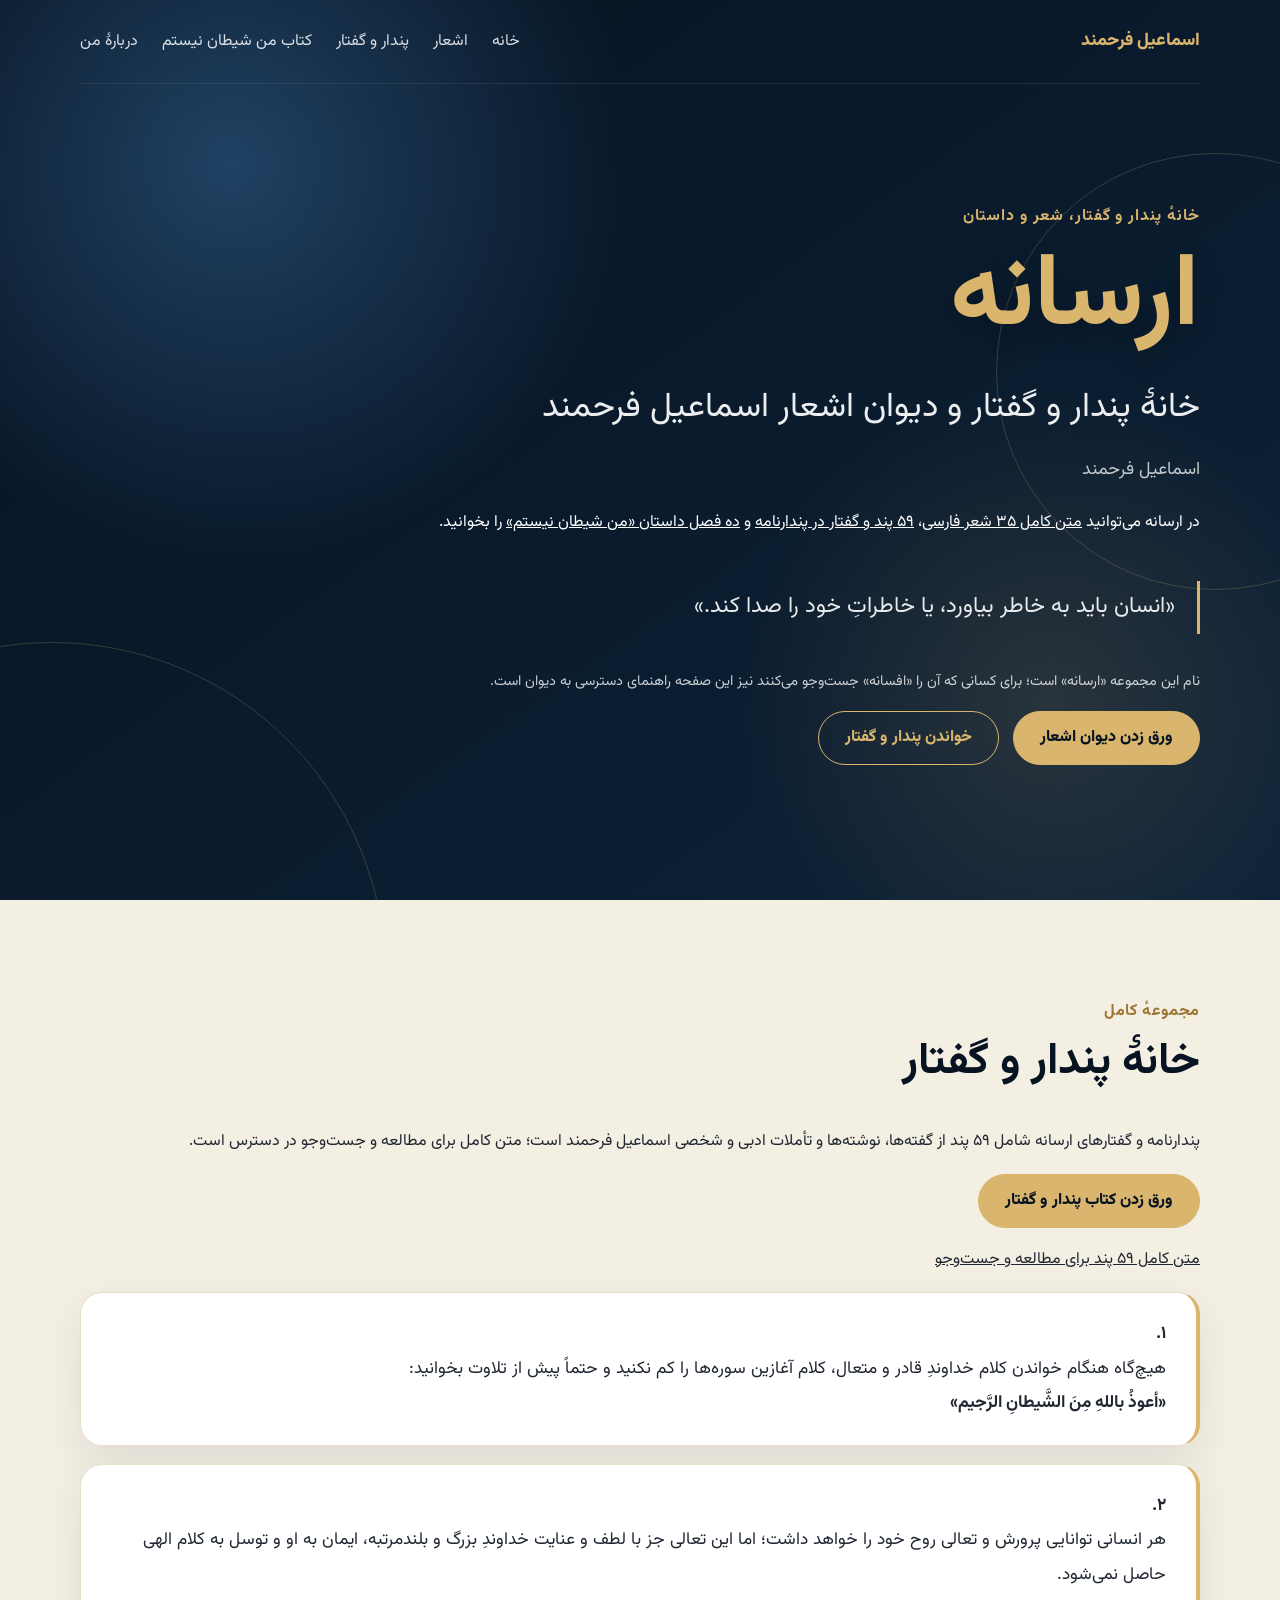
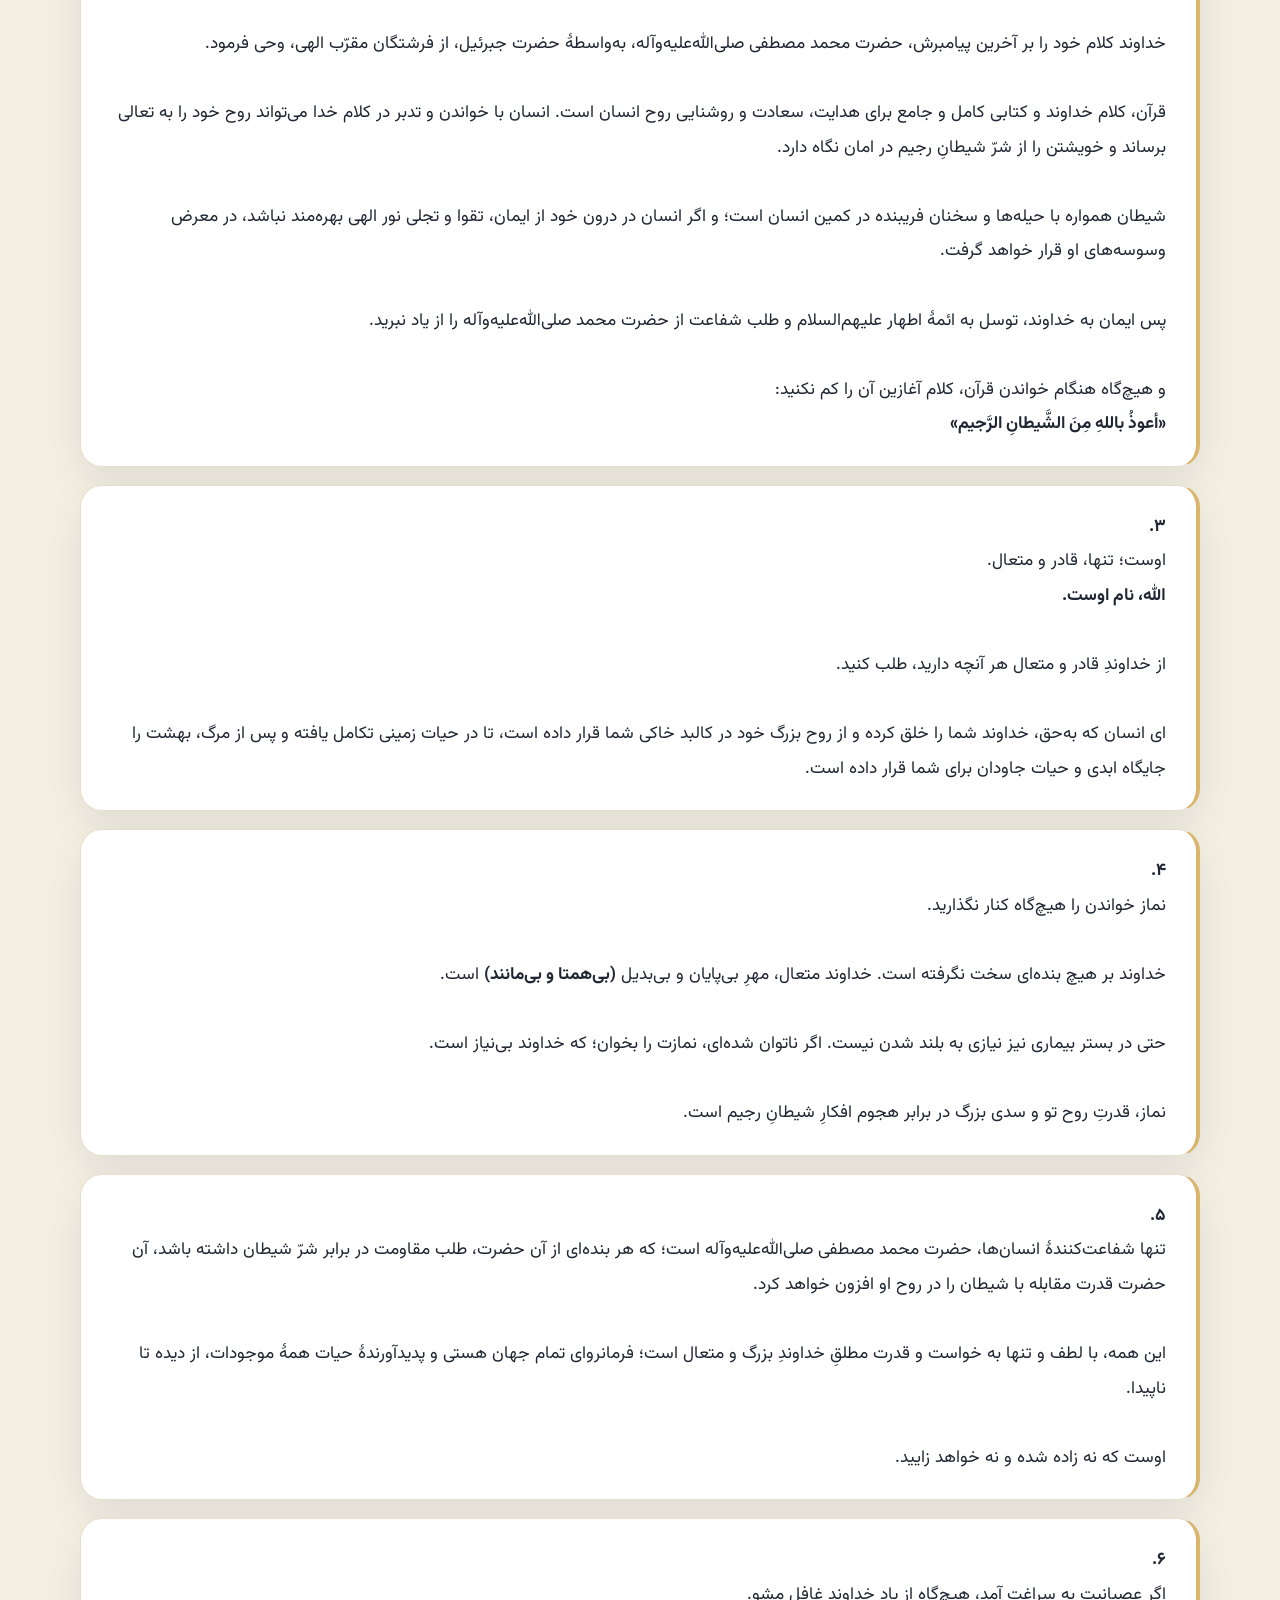
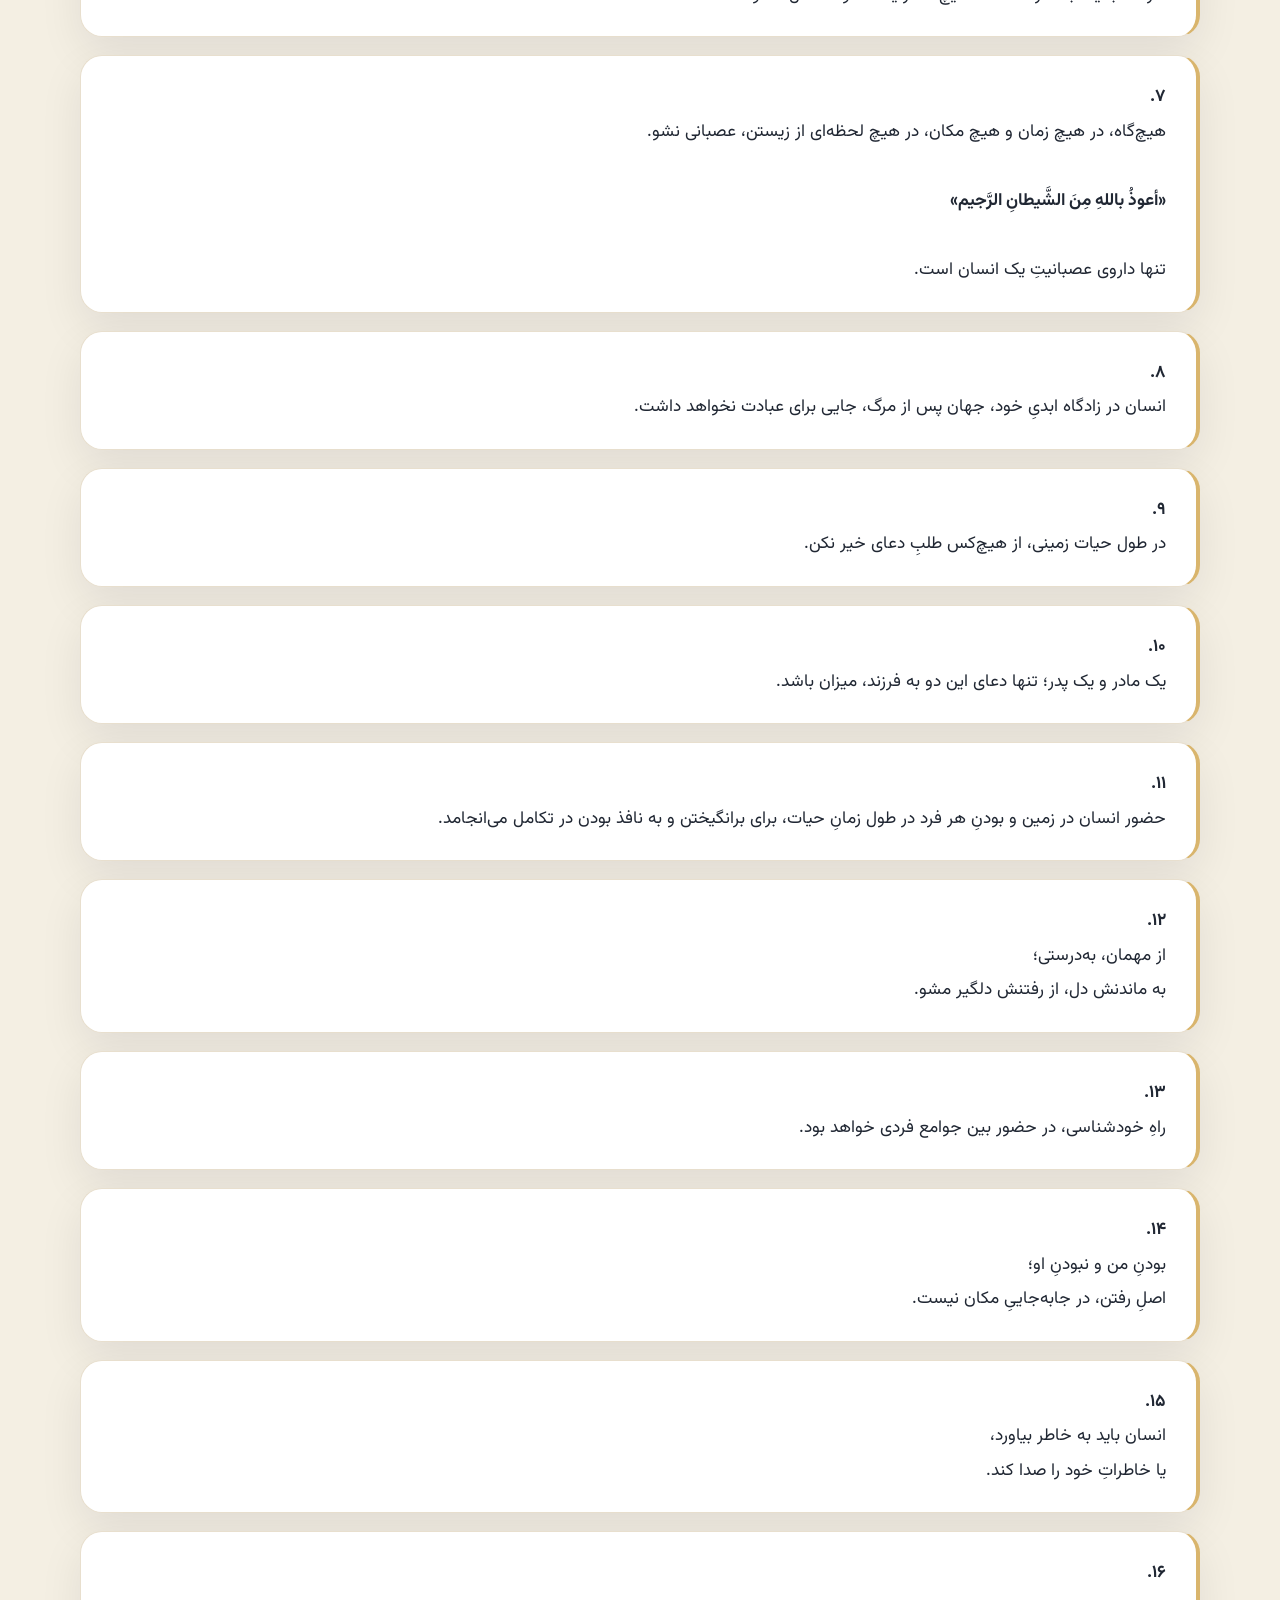
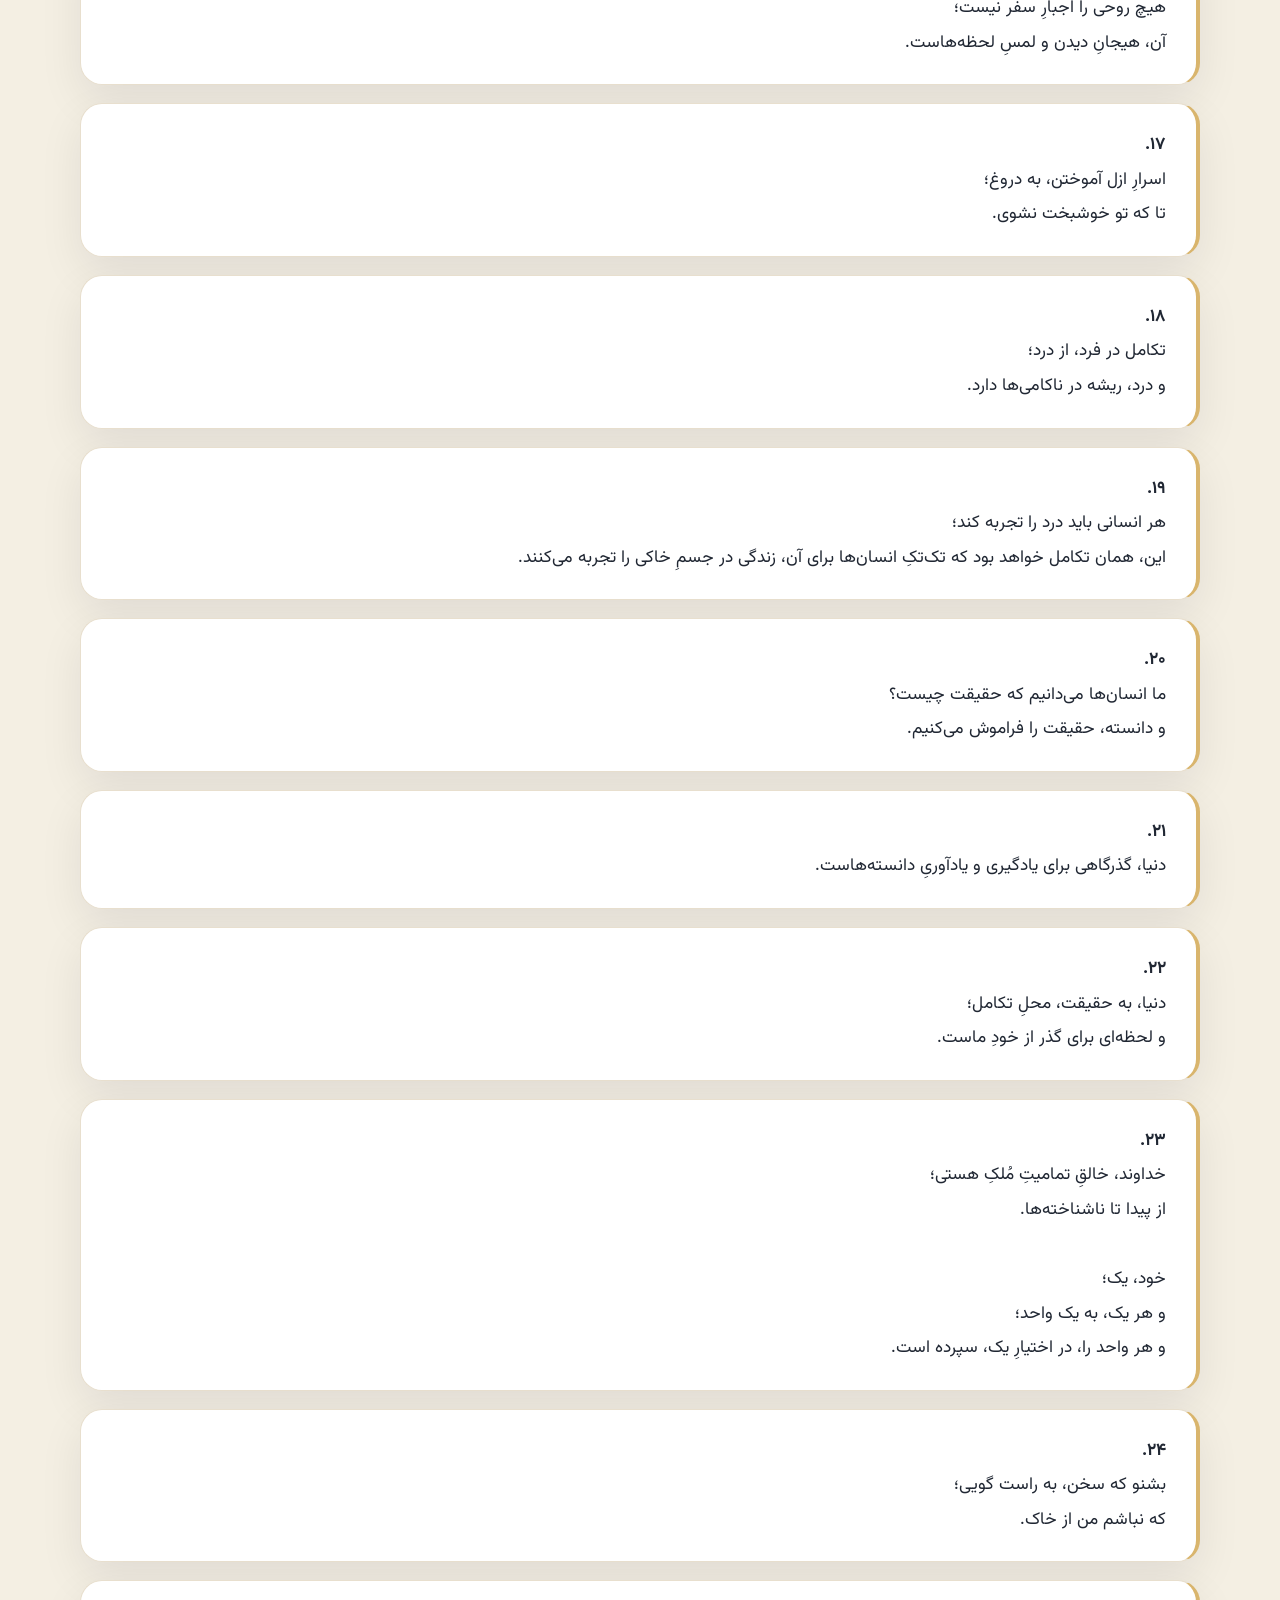
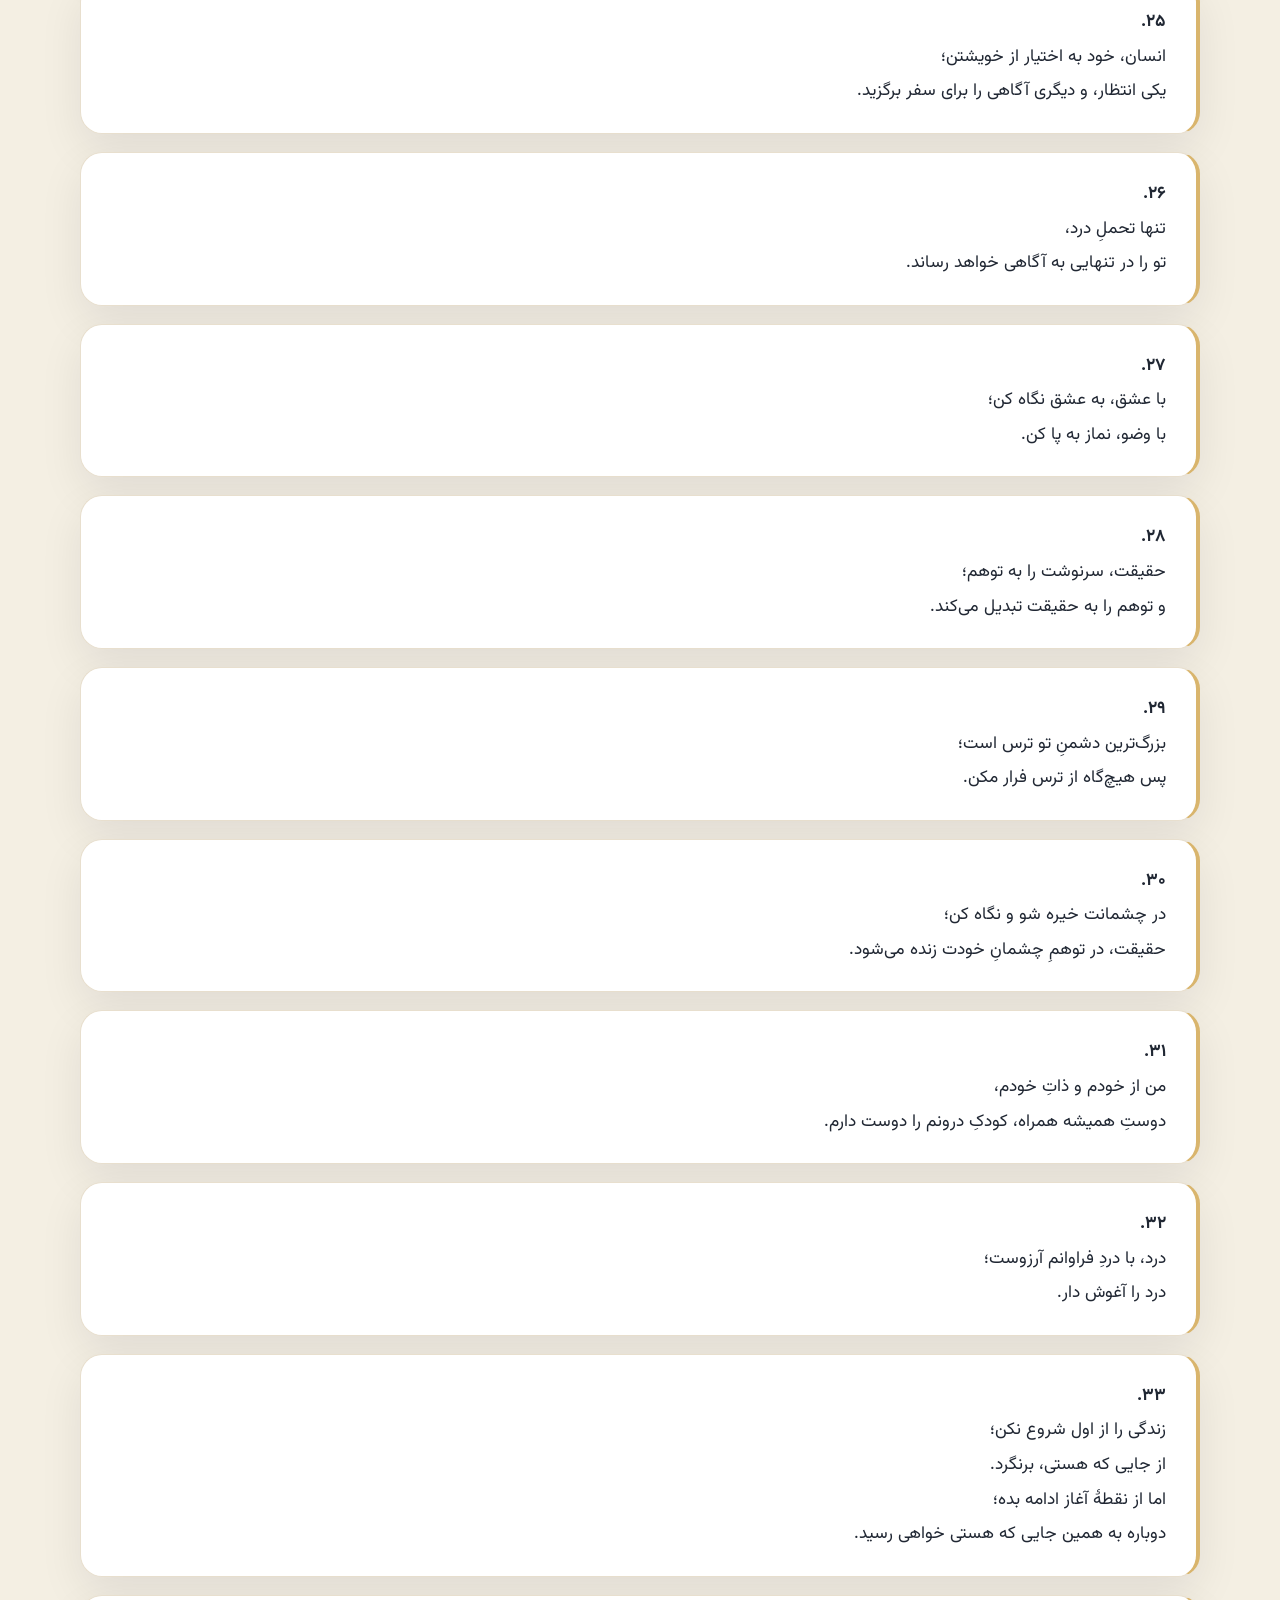
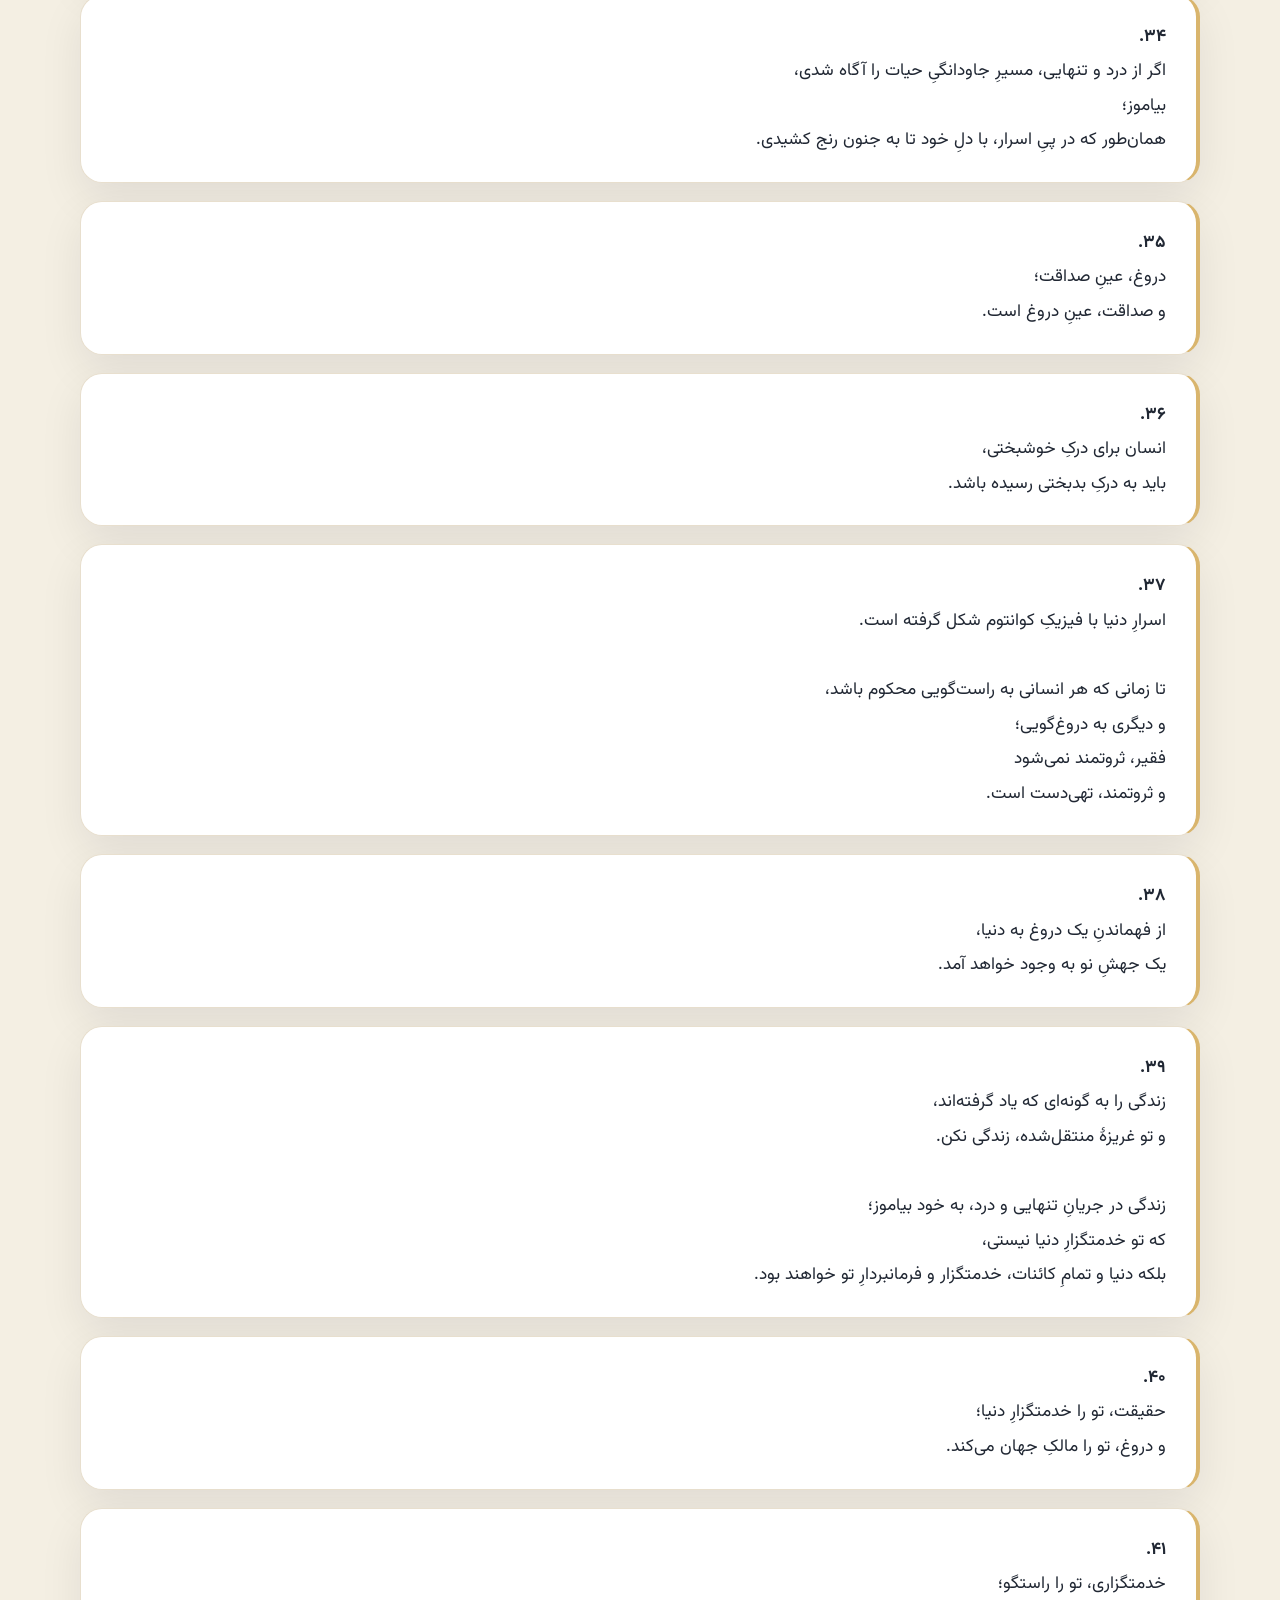
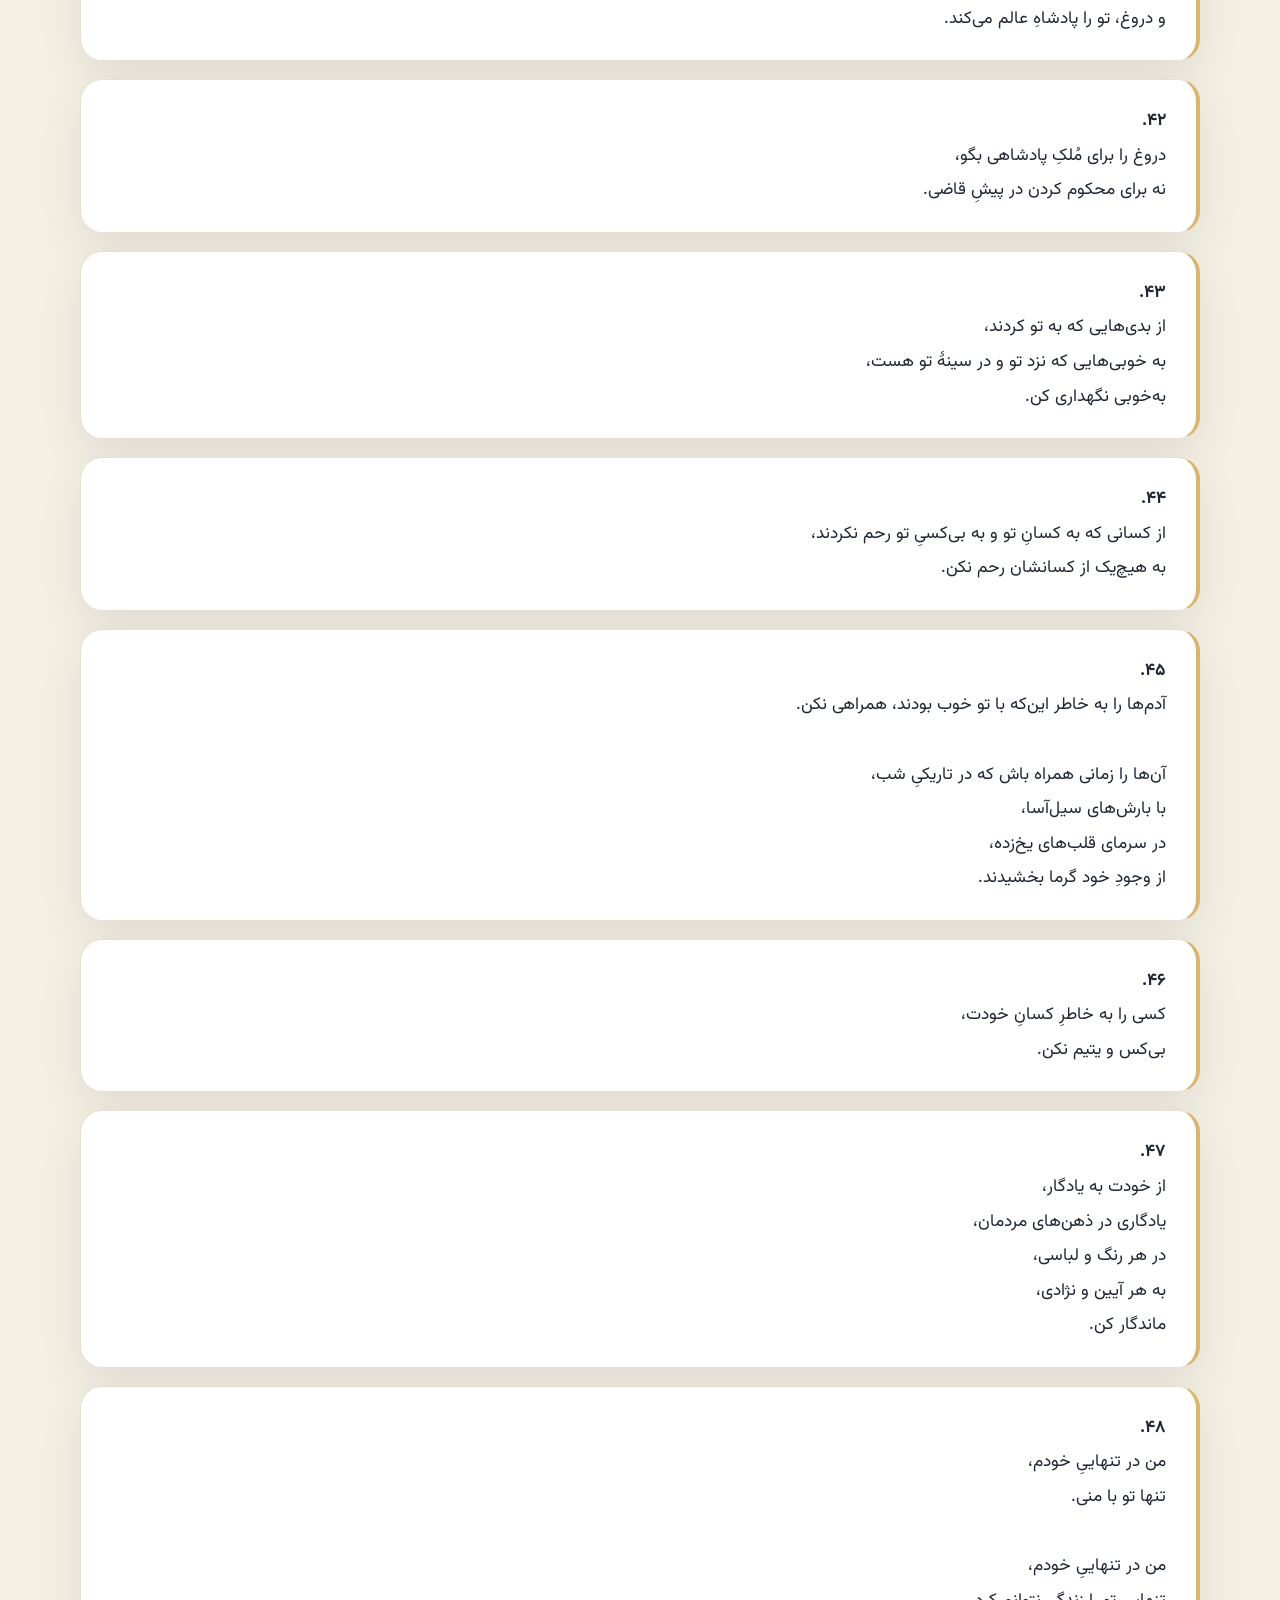
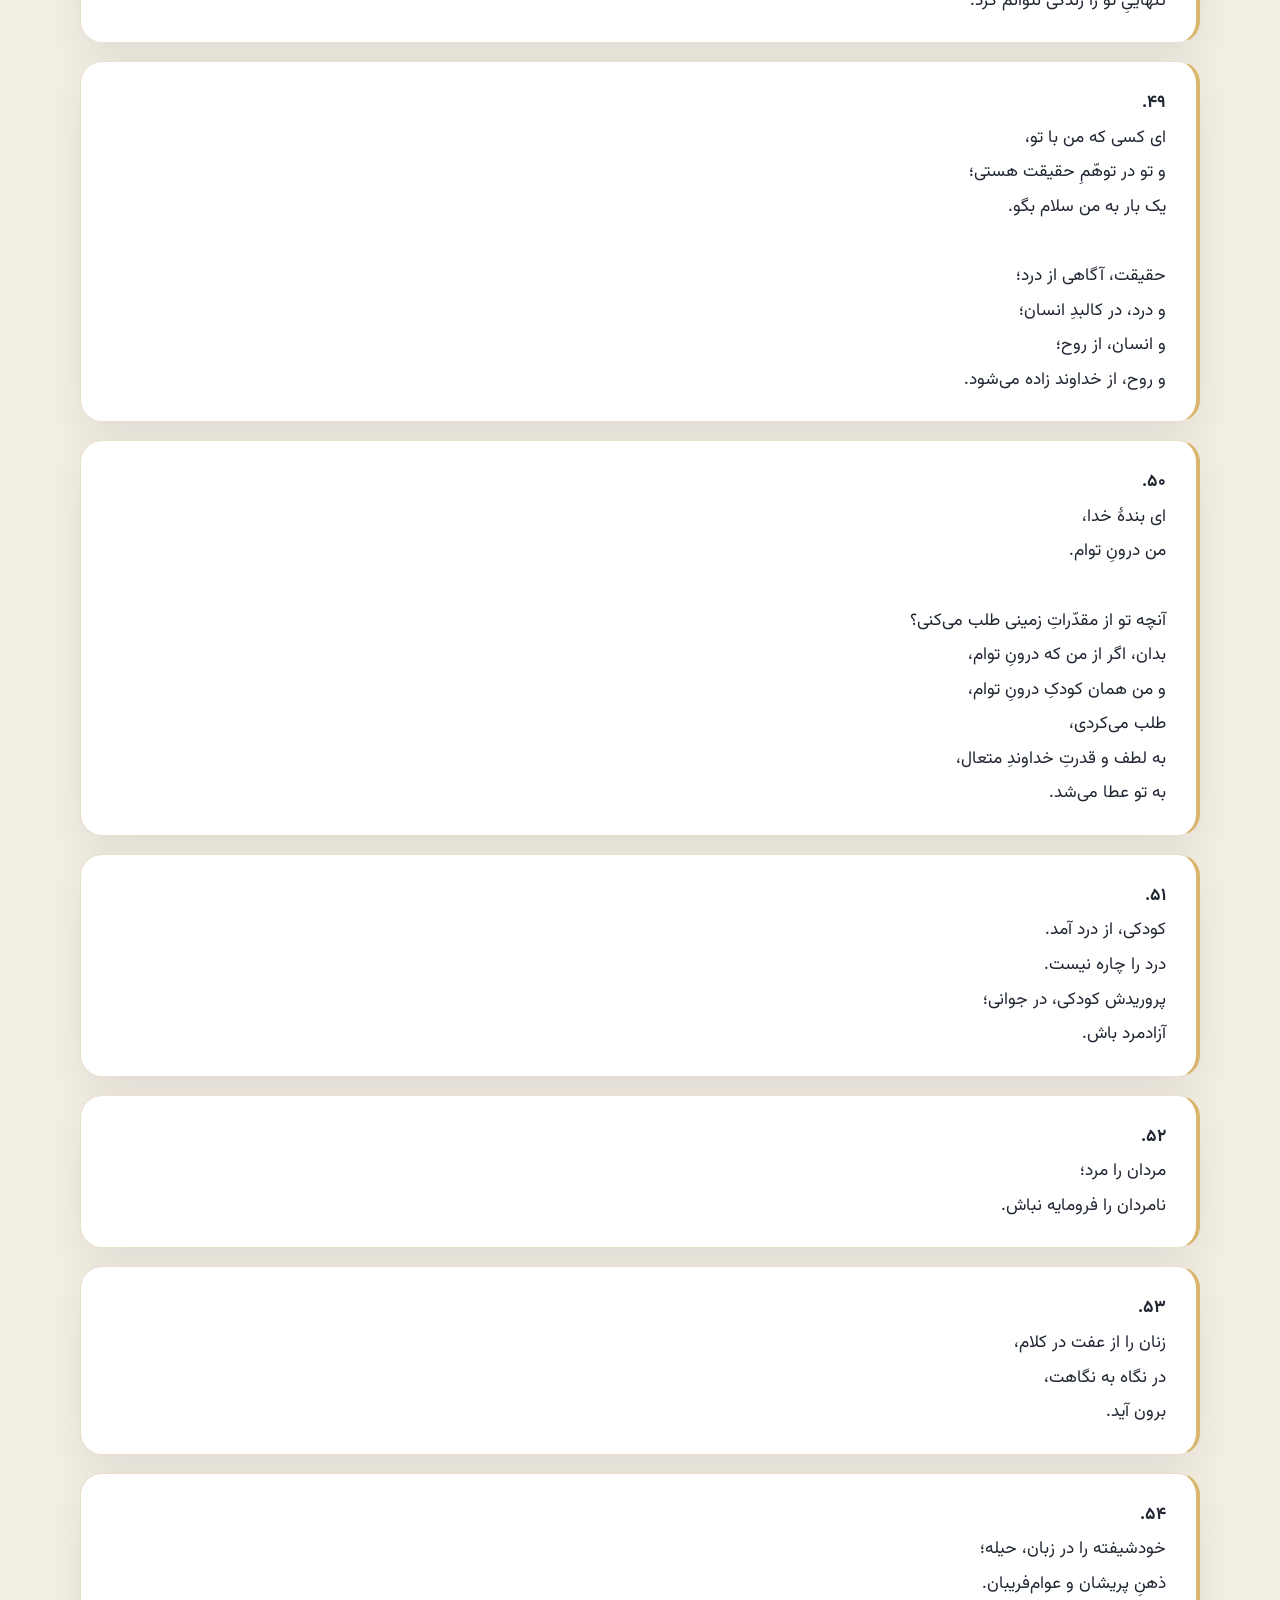
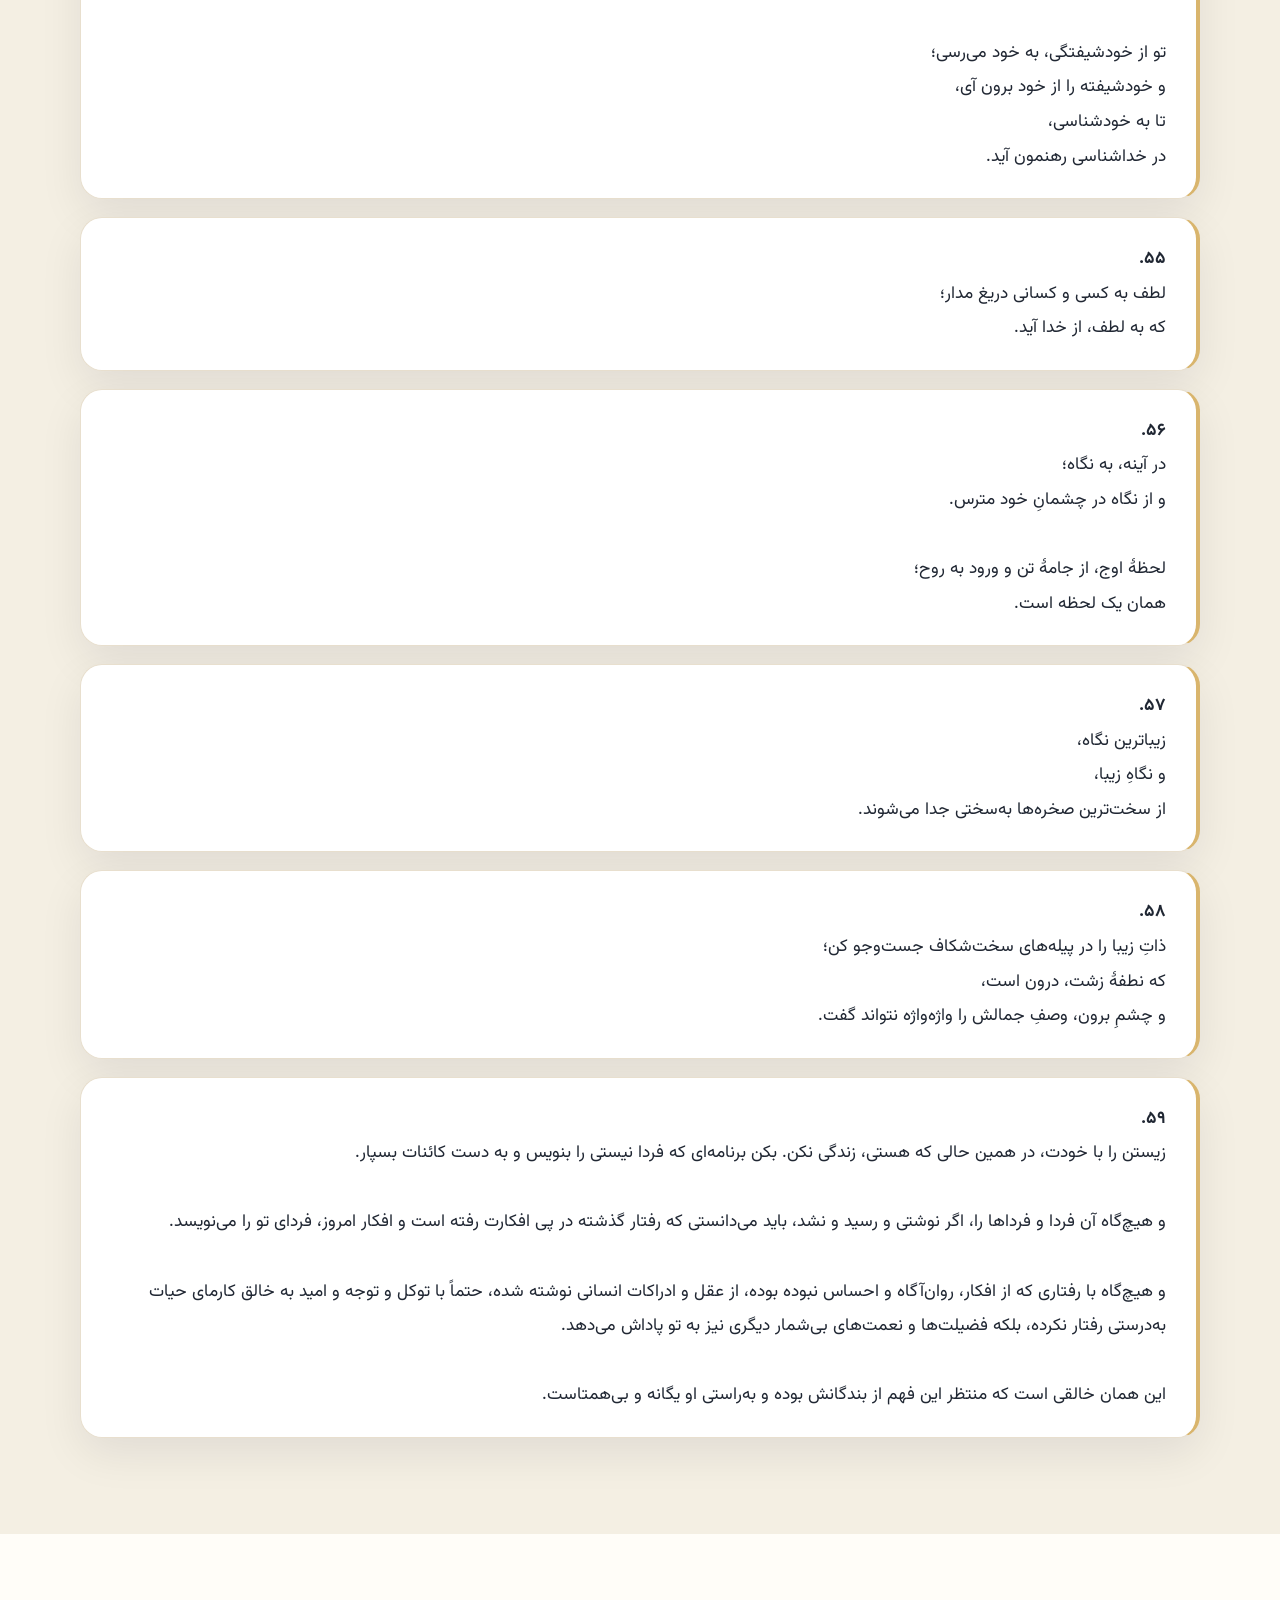
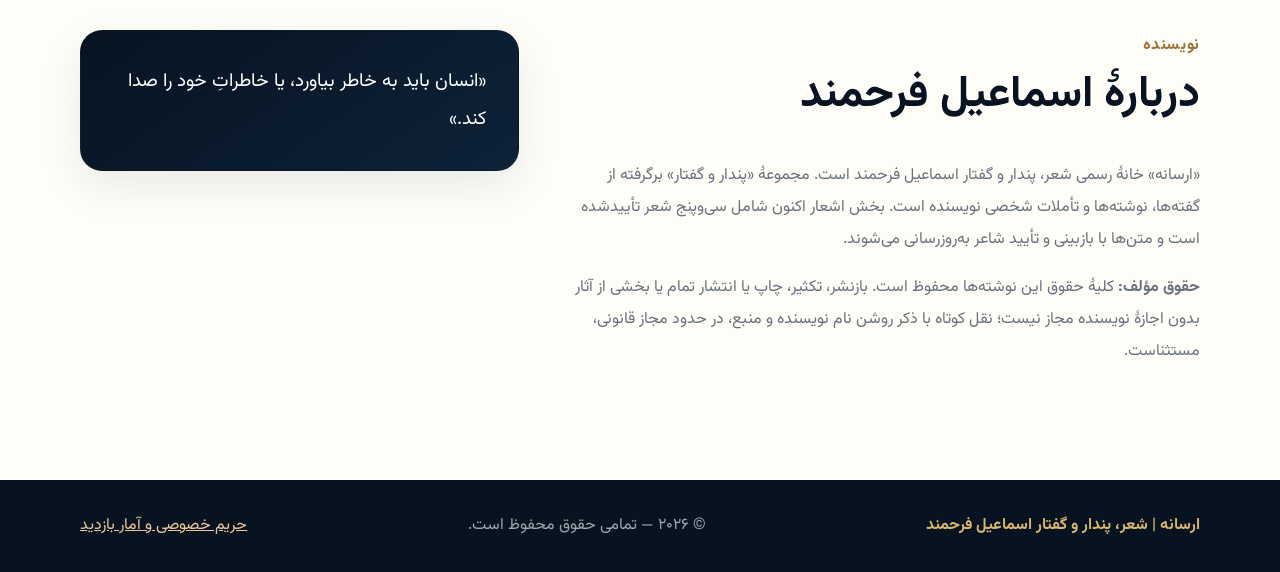
<file: index.html>
<!doctype html>
<html lang="fa" dir="rtl">
<head>
  <meta charset="utf-8">
  <meta name="viewport" content="width=device-width, initial-scale=1">
  <meta name="theme-color" content="#071321">
  <meta name="description" content="ارسانه، خانهٔ پندار و گفتار و دیوان اشعار اسماعیل فرحمند؛ مطالعهٔ ۳۵ شعر فارسی، ۵۹ پند و گفتار و ده فصل داستان من شیطان نیستم.">
  <meta name="author" content="اسماعیل فرحمند"><meta name="keywords" content="ارسانه, افسانه, دیوان ارسانه, اشعار اسماعیل فرحمند, اسماعیل فرحمند, شعر فارسی, پندار و گفتار">
  <meta name="robots" content="index,follow,max-image-preview:large">
  <meta property="og:locale" content="fa_IR">
  <meta property="og:site_name" content="ارسانه">
  <meta property="og:type" content="website">
  <meta property="og:title" content="ارسانه | خانهٔ پندار و گفتار و دیوان اشعار اسماعیل فرحمند">
  <meta property="og:description" content="ارسانه؛ ۳۵ شعر، ۵۹ پند و گفتار و ده فصل داستان من شیطان نیستم، آثار اسماعیل فرحمند.">
  <meta property="og:url" content="https://esmaeilfarahmandp-sys.github.io/">
  <link rel="canonical" href="https://esmaeilfarahmandp-sys.github.io/">
  <title>ارسانه | خانهٔ پندار و گفتار و دیوان اشعار اسماعیل فرحمند</title>
  <link rel="stylesheet" href="style.css">

  <link rel="alternate" href="https://esmaeilfarahmandp-sys.github.io/sayings-text.html" title="متن کامل پندارنامه و گفتارها" type="text/html">
  <link rel="alternate" href="https://esmaeilfarahmandp-sys.github.io/poems-text.html" title="متن کامل اشعار ارسانه" type="text/html">
  <meta property="og:image:alt" content="دیوان شعر و پندار و گفتار اسماعیل فرحمند">
  <script type="application/ld+json">{"@context":"https://schema.org","@graph":[{"@type":"WebSite","@id":"https://esmaeilfarahmandp-sys.github.io/#website","name":"ارسانه","alternateName":["Arsaneh","دیوان ارسانه","خانهٔ پندار و گفتار ارسانه"],"url":"https://esmaeilfarahmandp-sys.github.io/","inLanguage":"fa-IR","publisher":{"@id":"https://esmaeilfarahmandp-sys.github.io/#author"},"description":"ارسانه؛ خانهٔ پندار و گفتار و دیوان اشعار اسماعیل فرحمند."},{"@type":"Person","@id":"https://esmaeilfarahmandp-sys.github.io/#author","name":"اسماعیل فرحمند","alternateName":"Esmaeil Farahmand","url":"https://esmaeilfarahmandp-sys.github.io/"},{"@type":"CollectionPage","@id":"https://esmaeilfarahmandp-sys.github.io/#home","name":"ارسانه | خانهٔ پندار و گفتار و دیوان اشعار","url":"https://esmaeilfarahmandp-sys.github.io/","isPartOf":{"@id":"https://esmaeilfarahmandp-sys.github.io/#website"},"about":{"@id":"https://esmaeilfarahmandp-sys.github.io/#author"},"inLanguage":"fa-IR","description":"۳۵ شعر، ۵۹ پند و گفتار و ده فصل نخست داستان من شیطان نیستم."}]}</script>
<link rel="alternate" type="application/rss+xml" title="تازه‌های ارسانه" href="feed.xml">
<script src="assets/arsaneh-analytics.js" defer></script>
</head>
<body>
  <a class="skip-link" href="#main-content">رفتن به محتوای اصلی</a>

  <header id="home" class="hero">
    <nav class="nav wrap" aria-label="ناوبری اصلی">
      <a class="brand" href="#home" aria-label="خانهٔ اسماعیل فرحمند">اسماعیل فرحمند</a>
      <div class="links">
        <a href="#home">خانه</a>
        <a href="poems.html">اشعار</a>
        <a href="sayings-book.html">پندار و گفتار</a>
        <a href="book-reader.html">کتاب من شیطان نیستم</a>
        <a href="#about">دربارهٔ من</a>
      </div>
    </nav>

    <section class="hero-content wrap" aria-labelledby="site-title">
      <p class="eyebrow">خانهٔ پندار و گفتار، شعر و داستان</p>
      <h1 id="site-title">ارسانه</h1>
      <h2>خانهٔ پندار و گفتار و دیوان اشعار اسماعیل فرحمند</h2>
      <p class="author">اسماعیل فرحمند</p>
      <p class="search-alias">در ارسانه می‌توانید <a href="poems-text.html">متن کامل ۳۵ شعر فارسی</a>، <a href="sayings-text.html">۵۹ پند و گفتار در پندارنامه</a> و <a href="book-reader.html">ده فصل داستان «من شیطان نیستم»</a> را بخوانید.</p>
      <blockquote>«انسان باید به خاطر بیاورد، یا خاطراتِ خود را صدا کند.»</blockquote>
      <p class="search-alias" style="font-size:.9rem;opacity:.78">نام این مجموعه «ارسانه» است؛ برای کسانی که آن را «افسانه» جست‌وجو می‌کنند نیز این صفحه راهنمای دسترسی به دیوان است.</p>
      <div class="hero-actions">
        <a class="button" href="poems.html">ورق زدن دیوان اشعار</a>
        <a class="button button-ghost" href="#sayings">خواندن پندار و گفتار</a>
      </div>
    </section>
  </header>

  <main id="main-content">
    <section id="sayings" class="section wrap" aria-labelledby="sayings-title">
      <div class="section-head">
        <span>مجموعهٔ کامل</span>
        <h2 id="sayings-title">خانهٔ پندار و گفتار</h2>
        <p>پندارنامه و گفتارهای ارسانه شامل ۵۹ پند از گفته‌ها، نوشته‌ها و تأملات ادبی و شخصی اسماعیل فرحمند است؛ متن کامل برای مطالعه و جست‌وجو در دسترس است.</p>
      </div>
      <p><a class="button" href="sayings-book.html">ورق زدن کتاب پندار و گفتار</a></p>
      <p><a href="sayings-text.html">متن کامل ۵۹ پند برای مطالعه و جست‌وجو</a></p>
      <div class="sayings">
        <blockquote><strong>۱.</strong><br>هیچ‌گاه هنگام خواندن کلام خداوندِ قادر و متعال، کلام آغازین سوره‌ها را کم نکنید و حتماً پیش از تلاوت بخوانید:<br><strong>«أعوذُ باللهِ مِنَ الشَّيطانِ الرَّجيم»</strong></blockquote>
        <blockquote><strong>۲.</strong><br>هر انسانی توانایی پرورش و تعالی روح خود را خواهد داشت؛ اما این تعالی جز با لطف و عنایت خداوندِ بزرگ و بلندمرتبه، ایمان به او و توسل به کلام الهی حاصل نمی‌شود.<br><br>خداوند کلام خود را بر آخرین پیامبرش، حضرت محمد مصطفی صلی‌الله‌علیه‌وآله، به‌واسطهٔ حضرت جبرئیل، از فرشتگان مقرّب الهی، وحی فرمود.<br><br>قرآن، کلام خداوند و کتابی کامل و جامع برای هدایت، سعادت و روشنایی روح انسان است. انسان با خواندن و تدبر در کلام خدا می‌تواند روح خود را به تعالی برساند و خویشتن را از شرّ شیطانِ رجیم در امان نگاه دارد.<br><br>شیطان همواره با حیله‌ها و سخنان فریبنده در کمین انسان است؛ و اگر انسان در درون خود از ایمان، تقوا و تجلی نور الهی بهره‌مند نباشد، در معرض وسوسه‌های او قرار خواهد گرفت.<br><br>پس ایمان به خداوند، توسل به ائمهٔ اطهار علیهم‌السلام و طلب شفاعت از حضرت محمد صلی‌الله‌علیه‌وآله را از یاد نبرید.<br><br>و هیچ‌گاه هنگام خواندن قرآن، کلام آغازین آن را کم نکنید:<br><strong>«أعوذُ باللهِ مِنَ الشَّيطانِ الرَّجيم»</strong></blockquote>
        <blockquote><strong>۳.</strong><br>اوست؛ تنها، قادر و متعال.<br><strong>الله، نام اوست.</strong><br><br>از خداوندِ قادر و متعال هر آنچه دارید، طلب کنید.<br><br>ای انسان که به‌حق، خداوند شما را خلق کرده و از روح بزرگ خود در کالبد خاکی شما قرار داده است، تا در حیات زمینی تکامل یافته و پس از مرگ، بهشت را جایگاه ابدی و حیات جاودان برای شما قرار داده است.</blockquote>
        <blockquote><strong>۴.</strong><br>نماز خواندن را هیچ‌گاه کنار نگذارید.<br><br>خداوند بر هیچ بنده‌ای سخت نگرفته است. خداوند متعال، مهرِ بی‌پایان و بی‌بدیل <strong>(بی‌همتا و بی‌مانند)</strong> است.<br><br>حتی در بستر بیماری نیز نیازی به بلند شدن نیست. اگر ناتوان شده‌ای، نمازت را بخوان؛ که خداوند بی‌نیاز است.<br><br>نماز، قدرتِ روح تو و سدی بزرگ در برابر هجوم افکارِ شیطانِ رجیم است.</blockquote>
        <blockquote><strong>۵.</strong><br>تنها شفاعت‌کنندهٔ انسان‌ها، حضرت محمد مصطفی صلی‌الله‌علیه‌وآله است؛ که هر بنده‌ای از آن حضرت، طلب مقاومت در برابر شرّ شیطان داشته باشد، آن حضرت قدرت مقابله با شیطان را در روح او افزون خواهد کرد.<br><br>این همه، با لطف و تنها به خواست و قدرت مطلقِ خداوندِ بزرگ و متعال است؛ فرمانروای تمام جهان هستی و پدیدآورندهٔ حیات همهٔ موجودات، از دیده تا ناپیدا.<br><br>اوست که نه زاده شده و نه خواهد زایید.</blockquote>
        <blockquote><strong>۶.</strong><br>اگر عصبانیت به سراغت آمد، هیچ‌گاه از یاد خداوند غافل مشو.</blockquote>
        <blockquote><strong>۷.</strong><br>هیچ‌گاه، در هیچ زمان و هیچ مکان، در هیچ لحظه‌ای از زیستن، عصبانی نشو.<br><br><strong>«أعوذُ باللهِ مِنَ الشَّيطانِ الرَّجيم»</strong><br><br>تنها داروی عصبانیتِ یک انسان است.</blockquote>
        <blockquote><strong>۸.</strong><br>انسان در زادگاه ابدیِ خود، جهان پس از مرگ، جایی برای عبادت نخواهد داشت.</blockquote>
        <blockquote><strong>۹.</strong><br>در طول حیات زمینی، از هیچ‌کس طلبِ دعای خیر نکن.</blockquote>
        <blockquote><strong>۱۰.</strong><br>یک مادر و یک پدر؛ تنها دعای این دو به فرزند، میزان باشد.</blockquote>
        <blockquote><strong>۱۱.</strong><br>حضور انسان در زمین و بودنِ هر فرد در طول زمانِ حیات، برای برانگیختن و به نافذ بودن در تکامل می‌انجامد.</blockquote>
        <blockquote><strong>۱۲.</strong><br>از مهمان، به‌درستی؛<br>به ماندنش دل، از رفتنش دلگیر مشو.</blockquote>
        <blockquote><strong>۱۳.</strong><br>راهِ خودشناسی، در حضور بین جوامع فردی خواهد بود.</blockquote>
        <blockquote><strong>۱۴.</strong><br>بودنِ من و نبودنِ او؛<br>اصلِ رفتن، در جابه‌جاییِ مکان نیست.</blockquote>
        <blockquote><strong>۱۵.</strong><br>انسان باید به خاطر بیاورد،<br>یا خاطراتِ خود را صدا کند.</blockquote>
        <blockquote><strong>۱۶.</strong><br>هیچ روحی را اجبارِ سفر نیست؛<br>آن، هیجانِ دیدن و لمسِ لحظه‌هاست.</blockquote>
        <blockquote><strong>۱۷.</strong><br>اسرارِ ازل آموختن، به دروغ؛<br>تا که تو خوشبخت نشوی.</blockquote>
        <blockquote><strong>۱۸.</strong><br>تکامل در فرد، از درد؛<br>و درد، ریشه در ناکامی‌ها دارد.</blockquote>
        <blockquote><strong>۱۹.</strong><br>هر انسانی باید درد را تجربه کند؛<br>این، همان تکامل خواهد بود که تک‌تکِ انسان‌ها برای آن، زندگی در جسمِ خاکی را تجربه می‌کنند.</blockquote>
        <blockquote><strong>۲۰.</strong><br>ما انسان‌ها می‌دانیم که حقیقت چیست؟<br>و دانسته، حقیقت را فراموش می‌کنیم.</blockquote>
        <blockquote><strong>۲۱.</strong><br>دنیا، گذرگاهی برای یادگیری و یادآوریِ دانسته‌هاست.</blockquote>
        <blockquote><strong>۲۲.</strong><br>دنیا، به حقیقت، محلِ تکامل؛<br>و لحظه‌ای برای گذر از خودِ ماست.</blockquote>
        <blockquote><strong>۲۳.</strong><br>خداوند، خالقِ تمامیتِ مُلکِ هستی؛<br>از پیدا تا ناشناخته‌ها.<br><br>خود، یک؛<br>و هر یک، به یک واحد؛<br>و هر واحد را، در اختیارِ یک، سپرده است.</blockquote>
        <blockquote><strong>۲۴.</strong><br>بشنو که سخن، به راست گویی؛<br>که نباشم من از خاک.</blockquote>
        <blockquote><strong>۲۵.</strong><br>انسان، خود به اختیار از خویشتن؛<br>یکی انتظار، و دیگری آگاهی را برای سفر برگزید.</blockquote>
        <blockquote><strong>۲۶.</strong><br>تنها تحملِ درد،<br>تو را در تنهایی به آگاهی خواهد رساند.</blockquote>
        <blockquote><strong>۲۷.</strong><br>با عشق، به عشق نگاه کن؛<br>با وضو، نماز به پا کن.</blockquote>
        <blockquote><strong>۲۸.</strong><br>حقیقت، سرنوشت را به توهم؛<br>و توهم را به حقیقت تبدیل می‌کند.</blockquote>
        <blockquote><strong>۲۹.</strong><br>بزرگ‌ترین دشمنِ تو ترس است؛<br>پس هیچ‌گاه از ترس فرار مکن.</blockquote>
        <blockquote><strong>۳۰.</strong><br>در چشمانت خیره شو و نگاه کن؛<br>حقیقت، در توهمِ چشمانِ خودت زنده می‌شود.</blockquote>
        <blockquote><strong>۳۱.</strong><br>من از خودم و ذاتِ خودم،<br>دوستِ همیشه همراه، کودکِ درونم را دوست دارم.</blockquote>
        <blockquote><strong>۳۲.</strong><br>درد، با دردِ فراوانم آرزوست؛<br>درد را آغوش دار.</blockquote>
        <blockquote><strong>۳۳.</strong><br>زندگی را از اول شروع نکن؛<br>از جایی که هستی، برنگرد.<br>اما از نقطهٔ آغاز ادامه بده؛<br>دوباره به همین جایی که هستی خواهی رسید.</blockquote>
        <blockquote><strong>۳۴.</strong><br>اگر از درد و تنهایی، مسیرِ جاودانگیِ حیات را آگاه شدی،<br>بیاموز؛<br>همان‌طور که در پیِ اسرار، با دلِ خود تا به جنون رنج کشیدی.</blockquote>
        <blockquote><strong>۳۵.</strong><br>دروغ، عینِ صداقت؛<br>و صداقت، عینِ دروغ است.</blockquote>
        <blockquote><strong>۳۶.</strong><br>انسان برای درکِ خوشبختی،<br>باید به درکِ بدبختی رسیده باشد.</blockquote>
        <blockquote><strong>۳۷.</strong><br>اسرارِ دنیا با فیزیکِ کوانتوم شکل گرفته است.<br><br>تا زمانی که هر انسانی به راست‌گویی محکوم باشد،<br>و دیگری به دروغ‌گویی؛<br>فقیر، ثروتمند نمی‌شود<br>و ثروتمند، تهی‌دست است.</blockquote>
        <blockquote><strong>۳۸.</strong><br>از فهماندنِ یک دروغ به دنیا،<br>یک جهشِ نو به وجود خواهد آمد.</blockquote>
        <blockquote><strong>۳۹.</strong><br>زندگی را به گونه‌ای که یاد گرفته‌اند،<br>و تو غریزهٔ منتقل‌شده، زندگی نکن.<br><br>زندگی در جریانِ تنهایی و درد، به خود بیاموز؛<br>که تو خدمتگزارِ دنیا نیستی،<br>بلکه دنیا و تمامِ کائنات، خدمتگزار و فرمانبردارِ تو خواهند بود.</blockquote>
        <blockquote><strong>۴۰.</strong><br>حقیقت، تو را خدمتگزارِ دنیا؛<br>و دروغ، تو را مالکِ جهان می‌کند.</blockquote>
        <blockquote><strong>۴۱.</strong><br>خدمتگزاری، تو را راستگو؛<br>و دروغ، تو را پادشاهِ عالم می‌کند.</blockquote>
        <blockquote><strong>۴۲.</strong><br>دروغ را برای مُلکِ پادشاهی بگو،<br>نه برای محکوم کردن در پیشِ قاضی.</blockquote>
        <blockquote><strong>۴۳.</strong><br>از بدی‌هایی که به تو کردند،<br>به خوبی‌هایی که نزد تو و در سینهٔ تو هست،<br>به‌خوبی نگهداری کن.</blockquote>
        <blockquote><strong>۴۴.</strong><br>از کسانی که به کسانِ تو و به بی‌کسیِ تو رحم نکردند،<br>به هیچ‌یک از کسانشان رحم نکن.</blockquote>
        <blockquote><strong>۴۵.</strong><br>آدم‌ها را به خاطر این‌که با تو خوب بودند، همراهی نکن.<br><br>آن‌ها را زمانی همراه باش که در تاریکیِ شب،<br>با بارش‌های سیل‌آسا،<br>در سرمای قلب‌های یخ‌زده،<br>از وجودِ خود گرما بخشیدند.</blockquote>
        <blockquote><strong>۴۶.</strong><br>کسی را به خاطرِ کسانِ خودت،<br>بی‌کس و یتیم نکن.</blockquote>
        <blockquote><strong>۴۷.</strong><br>از خودت به یادگار،<br>یادگاری در ذهن‌های مردمان،<br>در هر رنگ و لباسی،<br>به هر آیین و نژادی،<br>ماندگار کن.</blockquote>
        <blockquote><strong>۴۸.</strong><br>من در تنهاییِ خودم،<br>تنها تو با منی.<br><br>من در تنهاییِ خودم،<br>تنهاییِ تو را زندگی نتوانم کرد.</blockquote>
        <blockquote><strong>۴۹.</strong><br>ای کسی که من با تو،<br>و تو در توهّمِ حقیقت هستی؛<br>یک بار به من سلام بگو.<br><br>حقیقت، آگاهی از درد؛<br>و درد، در کالبدِ انسان؛<br>و انسان، از روح؛<br>و روح، از خداوند زاده می‌شود.</blockquote>
        <blockquote><strong>۵۰.</strong><br>ای بندهٔ خدا،<br>من درونِ توام.<br><br>آنچه تو از مقدّراتِ زمینی طلب می‌کنی؟<br>بدان، اگر از من که درونِ توام،<br>و من همان کودکِ درونِ توام،<br>طلب می‌کردی،<br>به لطف و قدرتِ خداوندِ متعال،<br>به تو عطا می‌شد.</blockquote>
        <blockquote><strong>۵۱.</strong><br>کودکی، از درد آمد.<br>درد را چاره نیست.<br>پروریدش کودکی، در جوانی؛<br>آزادمرد باش.</blockquote>
        <blockquote><strong>۵۲.</strong><br>مردان را مرد؛<br>نامردان را فرومایه نباش.</blockquote>
        <blockquote><strong>۵۳.</strong><br>زنان را از عفت در کلام،<br>در نگاه به نگاهت،<br>برون آید.</blockquote>
        <blockquote><strong>۵۴.</strong><br>خودشیفته را در زبان، حیله؛<br>ذهنِ پریشان و عوام‌فریبان.<br><br>تو از خودشیفتگی، به خود می‌رسی؛<br>و خودشیفته را از خود برون آی،<br>تا به خودشناسی،<br>در خداشناسی رهنمون آید.</blockquote>
        <blockquote><strong>۵۵.</strong><br>لطف به کسی و کسانی دریغ مدار؛<br>که به لطف، از خدا آید.</blockquote>
        <blockquote><strong>۵۶.</strong><br>در آینه، به نگاه؛<br>و از نگاه در چشمانِ خود مترس.<br><br>لحظهٔ اوج، از جامهٔ تن و ورود به روح؛<br>همان یک لحظه است.</blockquote>
        <blockquote><strong>۵۷.</strong><br>زیباترین نگاه،<br>و نگاهِ زیبا،<br>از سخت‌ترین صخره‌ها به‌سختی جدا می‌شوند.</blockquote>
        <blockquote><strong>۵۸.</strong><br>ذاتِ زیبا را در پیله‌های سخت‌شکاف جست‌وجو کن؛<br>که نطفهٔ زشت، درون است،<br>و چشمِ برون، وصفِ جمالش را واژه‌واژه نتواند گفت.</blockquote>
      
        <blockquote id="pand-59"><strong>۵۹.</strong><br>زیستن را با خودت، در همین حالی که هستی، زندگی نکن. بکن برنامه‌ای که فردا نیستی را بنویس و به دست کائنات بسپار.<br><br>و هیچ‌گاه آن فردا و فرداها را، اگر نوشتی و رسید و نشد، باید می‌دانستی که رفتار گذشته در پی افکارت رفته است و افکار امروز، فردای تو را می‌نویسد.<br><br>و هیچ‌گاه با رفتاری که از افکار، روان‌آگاه و احساس نبوده بوده، از عقل و ادراکات انسانی نوشته شده، حتماً با توکل و توجه و امید به خالق کارمای حیات به‌درستی رفتار نکرده، بلکه فضیلت‌ها و نعمت‌های بی‌شمار دیگری نیز به تو پاداش می‌دهد.<br><br>این همان خالقی است که منتظر این فهم از بندگانش بوده و به‌راستی او یگانه و بی‌همتاست.</blockquote>
      </div>
    </section>

    <section id="about" class="section alt" aria-labelledby="about-title">
      <div class="wrap about">
        <div>
          <div class="section-head">
            <span>نویسنده</span>
            <h2 id="about-title">دربارهٔ اسماعیل فرحمند</h2>
          </div>
          <p>«ارسانه» خانهٔ رسمی شعر، پندار و گفتار اسماعیل فرحمند است. مجموعهٔ «پندار و گفتار» برگرفته از گفته‌ها، نوشته‌ها و تأملات شخصی نویسنده است. بخش اشعار اکنون شامل سی‌وپنج شعر تأییدشده است و متن‌ها با بازبینی و تأیید شاعر به‌روزرسانی می‌شوند.</p>
          <p><strong>حقوق مؤلف:</strong> کلیهٔ حقوق این نوشته‌ها محفوظ است. بازنشر، تکثیر، چاپ یا انتشار تمام یا بخشی از آثار بدون اجازهٔ نویسنده مجاز نیست؛ نقل کوتاه با ذکر روشن نام نویسنده و منبع، در حدود مجاز قانونی، مستثناست.</p>
        </div>
        <aside class="quote" aria-label="سخن نویسنده">«انسان باید به خاطر بیاورد، یا خاطراتِ خود را صدا کند.»</aside>
      </div>
    </section>
  </main>

  <footer>
    <div class="wrap footer-content">
      <strong>ارسانه | شعر، پندار و گفتار اسماعیل فرحمند</strong>
      <span>© ۲۰۲۶ — تمامی حقوق محفوظ است.</span>
      <a href="privacy.html" style="color:#edc796">حریم خصوصی و آمار بازدید</a>
    </div>
  </footer>
</body>
</html>
</file>
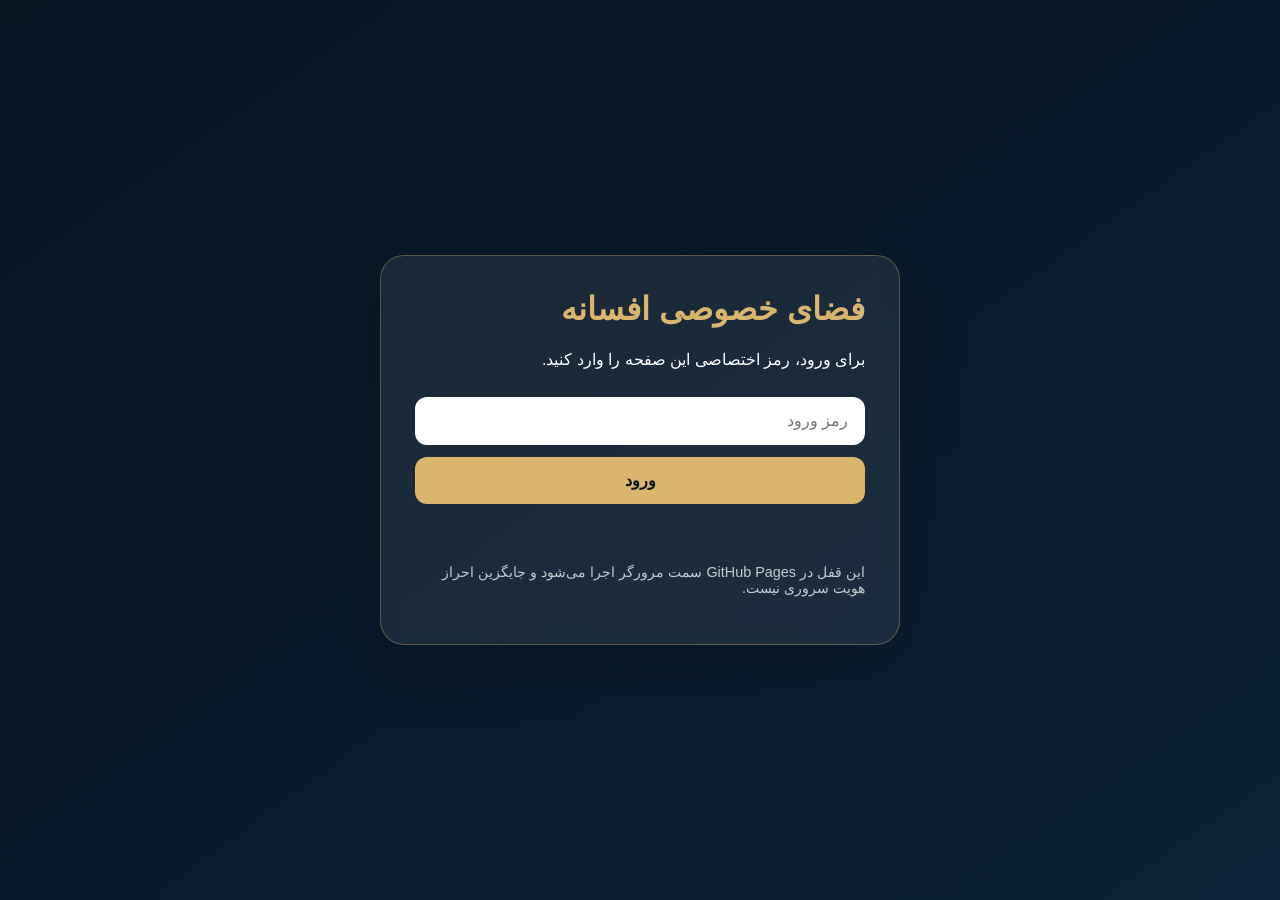
<file: afsaneh.html>
<!doctype html>
<html lang="fa" dir="rtl">
<head>
<meta charset="utf-8"><meta name="viewport" content="width=device-width,initial-scale=1"><meta name="robots" content="noindex,nofollow,noarchive"><title>فضای افسانه</title>
<style>
:root{--navy:#071321;--navy2:#0d2238;--gold:#d9b56d;--paper:#fffdf8;--ink:#202733}*{box-sizing:border-box}body{margin:0;font-family:Tahoma,sans-serif;background:linear-gradient(145deg,var(--navy),var(--navy2));color:#fff;min-height:100vh}.wrap{width:min(900px,92%);margin:auto}.gate{min-height:100vh;display:grid;place-items:center}.box{width:min(520px,100%);padding:34px;border:1px solid rgba(217,181,109,.35);border-radius:24px;background:rgba(255,255,255,.07);box-shadow:0 18px 60px rgba(0,0,0,.25);backdrop-filter:blur(8px)}h1{color:var(--gold);margin-top:0}input,button{width:100%;padding:14px 16px;border-radius:12px;font-size:1rem}input{border:1px solid rgba(255,255,255,.2);background:#fff;color:#111;margin:12px 0}button{border:0;background:var(--gold);color:var(--navy);font-weight:800;cursor:pointer}.err{min-height:28px;color:#ffd0d0}.private{display:none;padding:70px 0}.card{background:var(--paper);color:var(--ink);padding:30px;border-radius:22px;margin:20px 0;line-height:2.15}.card h2{color:#9b7433}.letter p{margin:0 0 1.25em}.signature{margin-top:2em;font-weight:700;color:#7d5d29}.notice{font-size:.9rem;opacity:.75}.gallery{display:grid;grid-template-columns:repeat(3,minmax(0,1fr));gap:18px}.placeholder{min-height:220px;display:grid;place-items:center;border:2px dashed #d9b56d;border-radius:18px;background:#fffaf0;text-align:center;padding:20px}.back{display:inline-block;margin-top:22px;color:var(--gold)}@media(max-width:700px){.gallery{grid-template-columns:1fr}}
</style>
</head>
<body>
<div id="gate" class="gate"><div class="box"><h1>فضای خصوصی افسانه</h1><p>برای ورود، رمز اختصاصی این صفحه را وارد کنید.</p><input id="pw" type="password" autocomplete="current-password" placeholder="رمز ورود"><button id="go">ورود</button><p id="err" class="err"></p><p class="notice">این قفل در GitHub Pages سمت مرورگر اجرا می‌شود و جایگزین احراز هویت سروری نیست.</p></div></div>
<main id="private" class="private"><div class="wrap"><h1>افسانه</h1>
<div class="card letter"><h2>نامه‌ای برای افسانه</h2>
<p>افسانه جان،</p>
<p>این چند سطر را نه برای توضیح دادن گذشته و نه برای خواستن پاسخی از تو می‌نویسم؛ فقط می‌خواهم چیزی را که شاید در میان روزهای سخت، فاصله‌ها و سکوت‌ها کمتر گفته‌ام، روشن و ساده بگویم: از تو ممنونم.</p>
<p>ممنونم برای تمام روزهایی که در زندگی من حضور داشتی؛ برای لحظه‌های آرام و دشوار، برای خاطراتی که با هم ساختیم، برای خانه‌ای که روزی با حضور تو معنا گرفت، و بیش از همه برای السا و ارکیده؛ دو عزیزترین یادگار زندگی‌مان که وجودشان برای من همیشه با نام تو پیوند خورده است.</p>
<p>من امروز به گذشته فقط با حسرت نگاه نمی‌کنم. در این مدت چیزهای زیادی دربارهٔ خودم، عشق، مسئولیت، صبر و معنای ماندن آموخته‌ام. نبودنت برای من آسان نبود؛ اما همان درد، مرا وادار کرد با خودم روبه‌رو شوم، بسیاری از چیزها را دوباره ببینم و از نو بفهمم. اگر امروز چیزی در من پخته‌تر شده، بخشی از آن را مدیون همین مسیر و نقشی می‌دانم که تو در زندگی من داشته‌ای.</p>
<p>من برای تو احترام قائلم؛ نه فقط به عنوان همسرم، بلکه به عنوان انسانی که سال‌های مهمی از زندگی‌اش با زندگی من گره خورده است. هر تصمیم، احساس و مرزی که برای آرامش خودت لازم بدانی، برای من شایستهٔ احترام است. عشق، اگر واقعاً عشق باشد، نباید به اجبار تبدیل شود.</p>
<p>می‌خواهم بدانی اگر در هر بخشی از زندگی مشترکمان رنجی از من به تو رسیده، هرگز آن را کوچک نمی‌شمارم. آرزویم این است که آنچه از من در ذهن تو می‌ماند، در نهایت فقط تلخی نباشد؛ بلکه بخشی از خاطرات خوب، تلاش‌ها، خنده‌ها و روزهایی هم باشد که با صداقت کنار هم زندگی کردیم.</p>
<p>افسانه جان، برای همه‌چیز از تو تشکر می‌کنم؛ برای حضورت، برای مادر بودن، برای آنچه به من آموختی، برای آنچه از تو در جان و خاطرهٔ من مانده، و حتی برای سکوت‌هایی که مرا مجبور کردند بیشتر به درون خودم نگاه کنم.</p>
<p>من هنوز برای تو آرامش، عزت، سلامتی و روزهایی روشن آرزو می‌کنم. و هرجا که مسیر زندگی ما را ببرد، احترام و قدردانی من نسبت به تو بخشی از وجود من خواهد ماند.</p>
<p class="signature">با عشق و احترام،<br>اسماعیل — همسرت</p>
</div>
<div class="card"><h2>محفظهٔ خصوصی تصاویر</h2><div class="gallery"><div class="placeholder">تصویر خانوادگی ارسالی<br>— فایل دریافت شده —</div><div class="placeholder">نقاشی افسانه<br>— فایل دریافت شده —</div><div class="placeholder">تصویر جدید افسانه<br>— فایل دریافت شده —</div></div><p>این سه جایگاه برای تصاویر ارسالی آماده شده‌اند. خود فایل‌های تصویری فعلاً داخل مخزن عمومی قرار نگرفته‌اند تا محتوای خصوصی پشت یک قفل صرفاً مرورگری منتشر نشود.</p></div><a class="back" href="/">بازگشت به خانه</a></div></main>
<script>
const H='0bc2038154b212093f4af89e7325baeb70a87c8a066645fc610823b47f278d45';async function hash(s){const b=await crypto.subtle.digest('SHA-256',new TextEncoder().encode(s));return [...new Uint8Array(b)].map(x=>x.toString(16).padStart(2,'0')).join('')}async function unlock(){const v=document.getElementById('pw').value;if(await hash(v)===H){document.getElementById('gate').style.display='none';document.getElementById('private').style.display='block';sessionStorage.setItem('afsaneh-ok','1')}else document.getElementById('err').textContent='رمز نادرست است.'}document.getElementById('go').onclick=unlock;document.getElementById('pw').addEventListener('keydown',e=>{if(e.key==='Enter')unlock()});if(sessionStorage.getItem('afsaneh-ok')==='1'){document.getElementById('gate').style.display='none';document.getElementById('private').style.display='block'}
</script>
</body></html>
</file>
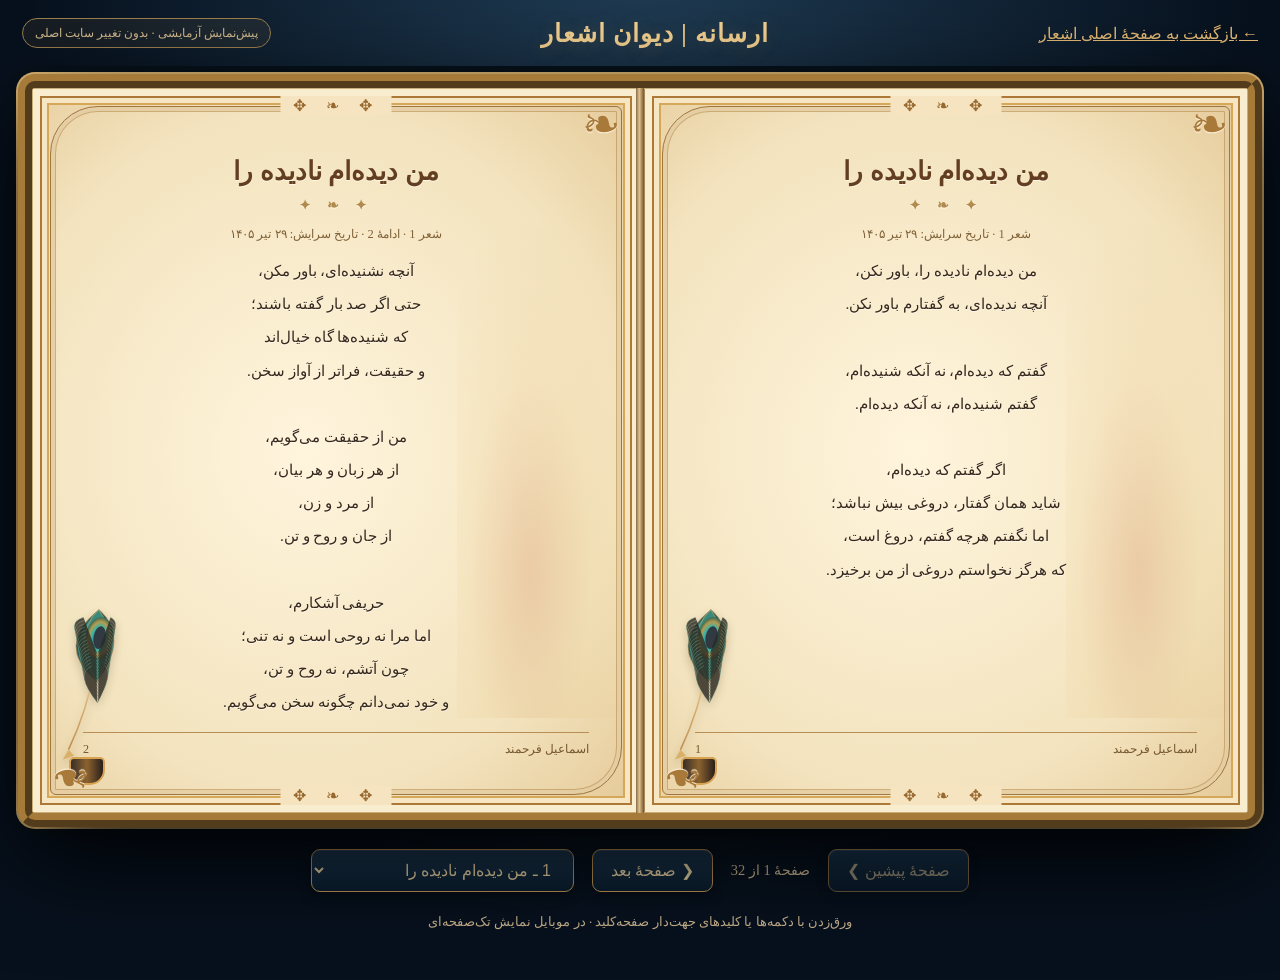
<file: book-preview.html>
<!doctype html><html lang="fa" dir="rtl"><head><meta charset="utf-8"><meta name="viewport" content="width=device-width,initial-scale=1"><title>پیش‌نمایش کتاب شعر | ارسانه</title><meta name="robots" content="noindex,follow"><style>
*{box-sizing:border-box}body{margin:0;min-height:100vh;background:radial-gradient(ellipse at top,#24435b,#071523 70%);font-family:Tahoma,"Noto Naskh Arabic",serif;color:#f4e2c3}a{color:#e6bc75}.top{max-width:1220px;margin:0 auto;padding:18px 22px;display:flex;align-items:center;justify-content:space-between;gap:15px;flex-wrap:wrap}.top h1{font-size:1.25rem;margin:0}.tag{font-size:.78rem;color:#d5bd91;border:1px solid #9d804d;padding:6px 12px;border-radius:20px}.wrap{max-width:1220px;margin:auto;padding:8px 18px 35px}.book{display:grid;grid-template-columns:1fr 1fr;min-height:690px;border:12px solid #513b28;border-radius:10px;box-shadow:0 20px 75px #000b,0 0 0 2px #bb9557;background:#e9d9b6;overflow:hidden}.sheet{position:relative;min-width:0;padding:40px 42px 52px;background:linear-gradient(110deg,#e7d4ab,#fbf0d5 15%,#f9eed5 86%,#dbc498);color:#34281e;border:1px solid #c9ae78;display:flex;flex-direction:column;box-shadow:inset 0 0 0 10px #f4e7c9,inset 0 0 0 12px #c3a36a}.sheet:first-child{border-left:5px solid #a98955}.sheet:before,.sheet:after{content:"❧";position:absolute;color:#b58d4d;font-size:2.5rem}.sheet:before{top:8px;right:18px}.sheet:after{bottom:7px;left:18px;transform:rotate(180deg)}.sheet h2{text-align:center;font-size:1.35rem;color:#694a2d;margin:15px 0 8px}.sheet .meta{text-align:center;font-size:.75rem;color:#86683d;margin-bottom:12px}.sheet .lines{white-space:pre-line;text-align:center;font-size:clamp(.83rem,1.22vw,1.04rem);line-height:2.05;flex:1}.sheet .footer{font-size:.76rem;color:#876d4c;display:flex;justify-content:space-between;border-top:1px solid #c5a774;padding-top:9px}.controls{display:flex;align-items:center;justify-content:center;gap:18px;flex-wrap:wrap;margin:22px auto}.controls button,.controls select{background:#152d43;color:#f6dfae;border:1px solid #b98c50;border-radius:9px;padding:11px 18px;font-size:1rem;cursor:pointer}.controls button:disabled{opacity:.4;cursor:default}.controls select{max-width:270px}.info{color:#d8c49e;font-size:.9rem}.hint{text-align:center;color:#cab58f;font-size:.82rem;margin:0 0 15px}@media(max-width:720px){.book{grid-template-columns:1fr;min-height:580px;border-width:7px}.sheet{padding:30px 25px 44px;min-height:580px}.sheet:first-child{border-left:1px solid #c9ae78}.sheet:nth-child(2){display:none}.sheet .lines{font-size:1.05rem;line-height:2.15}.top{justify-content:center;text-align:center}.controls{gap:9px}.controls button{padding:10px 12px}}

/* Persian illuminated manuscript refinement */
body{background:radial-gradient(ellipse at 50% -15%,#315271 0%,#10263d 43%,#050e1b 100%);background-attachment:fixed}.top h1{font-size:1.45rem;color:#f5d798;text-shadow:0 2px 18px #b68a4944;letter-spacing:.04em}.wrap{max-width:1300px}.book{border:12px ridge #8c653a;border-radius:16px;box-shadow:0 35px 90px #000c,0 0 0 2px #d6ac66,0 0 0 8px #071321;position:relative}.book:before{content:"";position:absolute;inset:0 49.65% 0 49.65%;background:linear-gradient(90deg,#735431,#e3c58b 45%,#6b4b2b);z-index:3;pointer-events:none;opacity:.85}.sheet{background:radial-gradient(ellipse at 50% 18%,#fff8e9,#f6e9c8 63%,#e3c99a 100%);box-shadow:inset 0 0 0 9px #f8edcf,inset 0 0 0 11px #b88b4d,inset 0 0 0 15px #f8edcf,inset 0 0 0 16px #d2b27b;padding:46px 45px 54px}.sheet:before,.sheet:after{color:#a87939;font-size:2.9rem;text-shadow:0 1px 1px #fff7e5}.sheet h2{font-size:1.55rem;color:#624122;margin:22px 0 12px;text-shadow:0 1px 0 #fff8e7}.sheet h2:after{content:"✦ ❧ ✦";display:block;font-size:.85rem;letter-spacing:.45em;color:#b18a4e;margin-top:10px}.sheet .meta{color:#806137;font-size:.78rem}.sheet .lines{color:#35281c;line-height:2.14;font-size:clamp(.87rem,1.23vw,1.07rem)}.sheet .footer{color:#76572f;border-top:1px solid #b78e55}.controls button,.controls select{background:linear-gradient(180deg,#1f3d58,#0b1e30);border:1px solid #c79b58;box-shadow:inset 0 1px #ffffff19,0 4px 14px #0005;transition:transform .16s,filter .16s}.controls button:not(:disabled):hover{filter:brightness(1.22);transform:translateY(-2px)}.tag{background:#c69a5014}.book .sheet:first-child{border-left:5px solid #a78757}@media(max-width:720px){.book:before{display:none}.sheet{padding:35px 24px 45px}.sheet .lines{font-size:1rem;line-height:2.1}.sheet h2{font-size:1.35rem}}

/* Edition II: peacock illuminated Persian manuscript */
body{background:radial-gradient(ellipse at 50% -10%,#203d55,#07111e 68%),repeating-linear-gradient(35deg,transparent 0 24px,#c89a4310 25px 26px);color:#f9dfab}.top{max-width:1320px}.top h1{font-family:Georgia,Tahoma,serif;font-size:1.55rem;color:#f7d392}.wrap{max-width:1360px}.book{border:14px ridge #a67a38;border-radius:17px;background:#b98a49;box-shadow:0 32px 100px #000e,0 0 0 2px #e9c17b,0 0 0 8px #07111b}.sheet{background:radial-gradient(ellipse at 45% 50%,#fff5dd 0%,#f3e3be 67%,#e4c896 100%);padding:45px 50px 55px;box-shadow:inset 0 0 0 7px #f8edcf,inset 0 0 0 9px #ac7936,inset 0 0 0 14px #f6e6c4,inset 0 0 0 16px #d4a759;overflow:hidden;isolation:isolate}.sheet:before,.sheet:after{z-index:2}.sheet .corner{position:absolute;inset:17px;pointer-events:none;border:1px solid #9f763e;border-radius:48px 6px 48px 6px;box-shadow:inset 0 0 0 4px #f8e6c599,inset 0 0 0 5px #b68d4d99;z-index:0}.sheet .corner:before,.sheet .corner:after{content:"✥ ❧ ✥";position:absolute;left:50%;transform:translateX(-50%);color:#99682e;letter-spacing:.5em;background:#f5e4bf;padding:0 12px}.sheet .corner:before{top:-11px}.sheet .corner:after{bottom:-11px}.sheet h2,.sheet .meta,.sheet .lines,.sheet .footer{position:relative;z-index:2}.sheet h2{font-size:1.6rem;color:#633e20}.sheet .lines{font-size:clamp(.87rem,1.2vw,1.07rem);line-height:2.16;text-shadow:0 1px #fff7e9}.sheet .footer{margin-top:14px}.sheet .peacock{position:absolute;left:18px;bottom:35px;width:80px;height:190px;opacity:.82;pointer-events:none;z-index:1;filter:drop-shadow(0 4px 5px #53361850)}.sheet .quill-pot{position:absolute;left:36px;bottom:27px;width:36px;height:28px;border-radius:5px 5px 15px 15px;background:linear-gradient(90deg,#382e29,#8b622e,#291e1c);border:2px solid #d6a353;z-index:1}.sheet .side-art{position:absolute;top:19%;bottom:13%;width:30%;right:0;opacity:.20;pointer-events:none;z-index:0;background:radial-gradient(ellipse at 70% 55%,#bb8d45aa,transparent 68%)}.sheet[data-theme="rain"] .side-art{background:repeating-linear-gradient(110deg,transparent 0 16px,#47768b 17px 19px,transparent 20px 29px),radial-gradient(ellipse,#789ba3,transparent)}.sheet[data-theme="flowers"] .side-art{background:radial-gradient(circle at 30% 25%,#a23b61 0 12px,transparent 13px),radial-gradient(circle at 75% 48%,#d2a94b 0 20px,transparent 21px),radial-gradient(circle at 25% 75%,#a23b61 0 16px,transparent 17px),linear-gradient(75deg,transparent 45%,#4e8759 46% 48%,transparent 49%)}.sheet[data-theme="stars"] .side-art{background:radial-gradient(circle at 25% 20%,#bb9c53 0 3px,transparent 4px),radial-gradient(circle at 70% 55%,#bb9c53 0 5px,transparent 6px),radial-gradient(circle at 40% 80%,#bb9c53 0 3px,transparent 4px),linear-gradient(#143d5b99,#18486a20)}.sheet[data-theme="sea"] .side-art{background:repeating-radial-gradient(ellipse at 100% 90%,transparent 0 17px,#497a8d 18px 21px,transparent 22px 32px)}.sheet[data-theme="autumn"] .side-art{background:radial-gradient(ellipse at 50% 30%,#dca34d,transparent 55%),repeating-linear-gradient(150deg,transparent 0 20px,#a35c28 21px 24px,transparent 25px 42px)}.sheet[data-theme="flame"] .side-art{background:radial-gradient(ellipse at 40% 70%,#bd5e25,#d8a74a66 40%,transparent 75%)}.sheet[data-theme="embrace"] .side-art{background:radial-gradient(ellipse at 45% 40%,#be8b70,#6d4e6b33 65%,transparent 70%)}.controls button{font-family:Tahoma,sans-serif}.controls button:focus-visible,.controls select:focus-visible{outline:3px solid #f1c775;outline-offset:3px}@media(max-width:720px){.sheet{padding:35px 28px 47px}.sheet .lines{font-size:1rem}.sheet .peacock{width:55px;height:120px;opacity:.45}.sheet .quill-pot{width:25px;height:19px;left:28px}.sheet .side-art{opacity:.13}}
</style><script src="assets/arsaneh-analytics.js" defer></script>
</head><body><header class="top"><a href="poems.html">← بازگشت به صفحهٔ اصلی اشعار</a><h1>ارسانه | دیوان اشعار</h1><span class="tag">پیش‌نمایش آزمایشی · بدون تغییر سایت اصلی</span></header><main class="wrap"><div class="book" id="book" aria-live="polite"></div><div class="controls"><button id="prev">صفحهٔ پیشین ❯</button><span class="info" id="counter"></span><button id="next">❮ صفحهٔ بعد</button><select id="jump" aria-label="انتخاب شعر"></select></div><p class="hint">ورق‌زدن با دکمه‌ها یا کلیدهای جهت‌دار صفحه‌کلید · در موبایل نمایش تک‌صفحه‌ای</p></main><script>
const poems=[{"n":1,"title":"من دیده‌ام نادیده را","verses":"من دیده‌ام نادیده را، باور نکن،\nآنچه ندیده‌ای، به گفتارم باور نکن.\n\nگفتم که دیده‌ام، نه آنکه شنیده‌ام،\nگفتم شنیده‌ام، نه آنکه دیده‌ام.\n\nاگر گفتم که دیده‌ام،\nشاید همان گفتار، دروغی بیش نباشد؛\nاما نگفتم هرچه گفتم، دروغ است،\nکه هرگز نخواستم دروغی از من برخیزد.\n\nآنچه نشنیده‌ای، باور مکن،\nحتی اگر صد بار گفته باشند؛\nکه شنیده‌ها گاه خیال‌اند\nو حقیقت، فراتر از آواز سخن.\n\nمن از حقیقت می‌گویم،\nاز هر زبان و هر بیان،\nاز مرد و زن،\nاز جان و روح و تن.\n\nحریفی آشکارم،\nاما مرا نه روحی است و نه تنی؛\nچون آتشم، نه روح و تن،\nو خود نمی‌دانم چگونه سخن می‌گویم.\n\nاگر مرا راستین بدانی،\nجز حقیقت از من نخواهی شنید؛\nاما اگر صدها دروغ از من بشنوی،\nشاید حقیقتی در پس هر یک نهفته باشد.\n\nاز مرد و زن چه می‌دانم؟\nاز جان و روح و پیکرشان؟\nاگر به کین و دشمنی وادارم کنند،\nهمان را از زبان من خواهی شنید.\n\nمن حقیقت را به تو می‌گویم،\nاما تو گاه حتی سخن حقیقت را نمی‌شنوی.\n\nمی‌توانی صدها سخن بشنوی،\nو من آنچه بخواهی،\nدر جامهٔ حقیقت پیش چشمت بنمایانم.\n\nاسماعیل!\nتو از من صدها دروغ شنیدی،\nبا درد هم‌آغوش شدی\nو باز سخن گفتی.\n\nپرسیدی: ای صدای در گوش من،\nچرا همچون دو انسان با من سخن نمی‌گویی؟\n\nگفتم آنچه می‌شنوی،\nتمام آن چیزی نیست که می‌پنداری؛\nکه در پس پردهٔ هر سخن،\nرازی پنهان است.\n\nتو روزی به دست خویش\nآتشی در روح افکندی،\nو روزی آن روح برخاست\nتا با من سخن بگوید.\n\nچون سخن آغاز شد،\nپرسیدم که کیستم؛\nدر تحیر آمدش،\nدروغ بود راست.\n\nزلف یار و کج‌ابرویش راست،\nو اگر خواهی حقیقت را بشنوی:\n\nدروغ،\nدروغ،\nراست.","note":"تاریخ سرایش: ۲۹ تیر ۱۴۰۵"},{"n":2,"title":"شرشر باران","verses":"شرشر باران\nنمی‌خواهد صدایم را بشنود؛\nمرتع نمی‌خواهد بروید\nتا چوپان گله‌اش را بچراند.\n\nاین روایت را\nاز تن باران‌خوردهٔ من بشنو.\n\nمگر از مهر و آیین خداوندی\nبی‌خبری؟\nکه در این مسگریِ روزگار،\nزهد و زاهدی\nدر میان ضربه‌های بی‌شمار\nبه محک آزمون آمده‌اند.\n\nآن‌که روزی\nمحرم و همدم تو نبود،\nآن‌که آرام و شکیبا\nدر فراقت سوخت،\nدیگر آن نیست که می‌پنداری.\n\nآن‌که امروز می‌بینی،\nهمان دیروز نیست؛\nاگرچه به ظاهر همچون اوست،\nدیده بگشا\nتا دریابی که این، آن نیست.\n\nاز فراق دلربایی\nچون افسانه،\nروایتی در ارسانه نماند؛\nجز آنچه در قربانگاه اسماعیل\nبه یادگار نشست.","note":""},{"n":3,"title":"ارمغان گلستان","verses":"می‌شود آیا میان لاله‌ها\nعطر گلی را به گلدان آوری؟\n\nاز چمنزار،\nگل‌هایی در سبد بچینی\nو از بوی نرگس و سنبل\nارمغانی آوری؟\n\nبرای آن‌که از عطر تو مست می‌شود،\nهدیه‌ای از گلستان آوری؟\n\nاگر آتش به گلستانم افتد\nو تنها یک گل از آن باقی بماند،\nمی‌شود همان یک گل را\nبرایم ارمغان آوری؟\n\nچون در خلوت خویش\nاز فراق یار بنشینم،\nمبادا زاغ‌رویی را\nبه جای گل برایم آوری.\n\nمن دیگر برای یار\nگلی از گلستان نمی‌چینم؛\nعطر او را می‌جویم،\nشاید نشانی از او\nبه خلوت من آوری.\n\nاگر روی او را ببینم،\nآن خال آهووارش را،\nدیگر از بوی گل\nپریشان نخواهم شد.\n\nمن با یاد او\nسرخوش و مست می‌شوم،\nکاش با ناز نگاهش\nیک دم بوسه‌ای بر لب آوری.\n\nمن دیگر آن کسی نیستم\nکه با هر نامی آرام گیرد؛\nهر جا نشانی از او رسد،\nنامش را برایم آوری.\n\nنه خود او را می‌خواهم\nو نه تنها نام او را؛\nاز خدای یگانه می‌جویم\nکه نامش را\nبه جانم بازآوری.","note":""},{"n":4,"title":"گل‌های من","verses":"گل من،\nگل، گل، گل من،\nگل بی‌قرار من، ارکیده!\n\nالسا،\nآرام بمان،\nای گل نجیب و باوقار من.\n\nدر میان موج موهایت\nدل من بی‌قرار است؛\nبی‌تو حتی لحظه‌ای\nصبر و قرار ندارم.\n\nکنار من بمان،\nای جان پدر.\n\nالسا، خوب بمان،\nارکیده، خوب بمان؛\nکه آرامش شما\nآرامش جان من است.\n\nالسا،\nای نماد قدرت و شکوه،\nتو بودی که پدرت را\nبه اصل و نجابت رساندی.\n\nارکیده،\nای عطر عشق و زیبایی،\nتو بودی که پدرت را\nبه فضیلت و نجابت رساندی.\n\nو تو، ای فسانهٔ من،\nمرا سحر کردی،\nتا در آتش درد خویش بسوزم\nو در میان شعله‌ها\nکمال تو را بجویم.","note":""},{"n":5,"title":"تو مرا گنج نهانی","verses":"تو مرا جان و جهانی،\nجان و جهان چه کنم؟\n\nتو مرا گنج نهانی و عیانی،\nگنج جهان را چه کنم؟\n\nتو مرا لطف فراوان،\nتو مرا مال و منالی،\nتو مرا عشق فراوان،\nتو مرا جاه و جلالی.\n\nتو مرا هرچه که خواهم،\nز تراوت، ز بزرگی،\nز فضیلت، ز شکوه،\nتو مرا هر دو جهانی.\n\nتو مرا از نفس‌های آغاز\nتا به آخرین نفس‌هایم، خدایی.\n\nز تو جویم همهٔ راز،\nتو مرا پرده‌گشایی؛\nبه نگاهی بزدایی\nز دلم هوس‌های فراوان.","note":""},{"n":6,"title":"تو آنی، تو می‌دانی","verses":"تو آن دُرّ گرانی\nمیان من و اهل خانه؛\nتو آن مهر نهانی\nمیان ابروی ساغر.\n\nتو آن پا در رکابی\nبرای خاک‌نشینان؛\nتو آن قلب رئوفی\nبرای نازنازان.\n\nتو آنی،\nتو می‌دانی،\nتو می‌فهمی.\n\nتو آن ابری\nبرای پای گلدان؛\nتو آنی\nبرای هر درد، چاره‌سازی.\n\nتو می‌دانی،\nهوایم هر لحظه طوفانی‌ست.\n\nتو خود دردی\nمیان دردمندان؛\nطبیبم نیست،\nاندیشه‌ام نیست.\n\nچنین رفتار ز مردم،\nکسی پرمهر را پردرد می‌سازد.\n\nمیان لحظه‌های هر درد،\nخودش تنها و تنهاست،\nمیان کمترین درد.","note":""},{"n":7,"title":"زیباترینم، مهرماهی","verses":"تو را من به شکوه فصل نوبهار دیدم،\nز فراق اردیبهشت\nتا شهریور، در آغوش کشیدم.\n\nتو را من، مرا تو،\nبه مهر عهد بستیم؛\nمن و تو، یک پیمان،\nبه مهر، پیمانی بستیم.\n\nشدی محبوبهٔ عقرب‌ماهی،\nمهرماهی؛\nمرا بردی به اعماق وجودت\nهمچو ماهی.\n\nهمان ماهی\nمیان بحر و ماهی؛\nتوی زیبای من،\nزیباترینم، مهرماهی.","note":""},{"n":8,"title":"ز پسِ ظاهر","verses":"روزی نگاهم از جان برون شد،\nدیدم جهانی ناآشنا را؛\nگم‌گشته در خود،\nبی‌پرده گویم:\nلخت و عریان،\nزاهد و شیدا.\n\nعالمی همچو ارسطو،\nدر من این ظاهرم بود؛\nآنچه تو بینی،\nسهراب و لهراسب،\nشمشیر و غلاف است؛\nتیزی نداند\nرازی به پشت دیوار قلعه.\n\nپنهان به نام افکار باشد؛\nپندت: مبین ظاهر،\nحسادت می‌شود؛\nافکار در باطن هویدا می‌شود.\n\nهرگز، چون نسوزد جگرت،\nحال جگرسوخته را ندانی؛\nتو بسوزان جگرت\nتا که حسادت برود،\nآن لحظه که دانی\nافکار ز پسِ ظاهر توست.","note":""},{"n":9,"title":"از گریه تا آغوش","verses":"آن روز که ناتوانی،\nاز گریه دانی دردت چه آید؟\n\nگریه به ناچار،\nپستان مادر،\nهر درد آید، گریه برآری،\nزان‌که رسانی مقصود به مادر.\n\nروزی میان هم‌بازی‌هایت،\nدر رویش خود،\nاز درد دندان...\n\nتا که رسیدی تو نوجوانی،\nپرزور و مغرور،\nاز درد ننالی،\nهرچند در پرده‌گویی:\n«اشکم نیامد، چون من جوانم!»\n\nدر کوه و دریا،\nبین خلایق،\nمردانه گویم:\n«باید ستانم\nدر دستانم زیباترین را!»\n\nآن لحظهٔ شیرین،\nآتشفشانی در بین مردم...\n\nفواره خاموش،\nدر یک شب، آغوش،\nآرام گیرد؛\nروحت شود غرق\nدر روح آن تن.","note":""},{"n":10,"title":"زادروزت مبارک، مهرماهی","verses":"باران نمی‌خواهد صدایم را بشنود،\nباران نمی‌خواهد صفوفش را بشکند.\n\nبا جامه‌ای از حریر سفید آمدم\nتا در آغوشت به آرامش رسم.\n\nاین غزل از فراقت،\nدر سینه شکسته؛\nز آب دیدگانم\nقطره‌قطره بر زمین افتاده\nتا گوید:\n«زادروزت مبارک.»\n\nتا بگویم:\n«من مردی را شکسته‌ام\nکه در یاد تو بود.»\n\nمردمک‌ها را من فشردم\nتا که شوریده‌زاری\nدر بیابانش آرامیده بود.\n\nروزها را از پسِ هفته‌ها\nو ماه‌ها و سالش،\nبه شب و روز گویمت:\n«ای سرو نازم،\nزادروزت مبارک.»\n\nاین‌که خوانم، در تولد،\nدر تحول آورم،\nمن ندانم.\n\nنخواهم که در یادت بمانم،\nآن‌که وقت رفتنش بود.\n\nاین غزل تقدیم تو؛\nنه از مردی که روزی را\nبی‌تحمل،\nناخواسته تو را رنجور خواست.\n\nزادروزت مبارک،\nمهرماهی.","note":""}];const pages=[];const maxLines=15;const esc=s=>String(s).replaceAll("&","&amp;").replaceAll("<","&lt;").replaceAll(">","&gt;");for(const p of poems){const blocks=p.verses.split(/\n\s*\n/);let current=[],lines=0,part=1;function flush(){if(current.length){pages.push({n:p.n,title:p.title,part:part++,text:current.join("\n\n"),note:p.note});current=[];lines=0}}for(const block of blocks){const bl=block.split("\n");if(lines&&lines+bl.length+1>maxLines)flush();if(bl.length>maxLines){for(let i=0;i<bl.length;i+=maxLines){if(lines)flush();current=[bl.slice(i,i+maxLines).join("\n")];lines=current[0].split("\n").length;flush()}}else{current.push(block);lines+=bl.length+1}}flush()}const themes={"1":"flame","2":"rain","3":"flowers","4":"flowers","5":"stars","6":"rain","7":"sea","8":"flame","9":"embrace","10":"autumn"};const book=document.querySelector("#book"),counter=document.querySelector("#counter"),jump=document.querySelector("#jump");let index=0;poems.forEach(p=>{let o=document.createElement("option");o.value=pages.findIndex(x=>x.n===p.n);o.textContent=p.n+" ـ "+p.title;jump.appendChild(o)});const mobile=()=>matchMedia("(max-width:720px)").matches;function render(){const per=mobile()?1:2;index=Math.max(0,Math.min(index,pages.length-1));if(!mobile())index=Math.floor(index/2)*2;book.innerHTML=pages.slice(index,index+per).map((p,i)=>'<section class="sheet" data-theme="'+(themes[p.n]||"stars")+'"><div class="corner"></div><div class="side-art"></div><img class="peacock" src="assets/peacock-quill.svg" alt="" loading="lazy"><div class="quill-pot"></div><h2>'+esc(p.title)+'</h2><div class="meta">شعر '+p.n+(p.part>1?' · ادامهٔ '+p.part:'')+(p.note?' · '+esc(p.note):'')+'</div><div class="lines">'+esc(p.text)+'</div><div class="footer"><span>اسماعیل فرحمند</span><span>'+(index+i+1)+'</span></div></section>').join("");counter.textContent="صفحهٔ "+(index+1)+" از "+pages.length;document.querySelector("#prev").disabled=index===0;document.querySelector("#next").disabled=index+per>=pages.length;jump.value=String(pages.findIndex(x=>x.n===pages[index].n))}document.querySelector("#prev").onclick=()=>{index-=mobile()?1:2;render()};document.querySelector("#next").onclick=()=>{index+=mobile()?1:2;render()};jump.onchange=e=>{index=Number(e.target.value);render()};window.addEventListener("resize",render);window.addEventListener("keydown",e=>{if(e.key==="ArrowLeft")document.querySelector("#next").click();if(e.key==="ArrowRight")document.querySelector("#prev").click()});render();
</script></body></html>
</file>
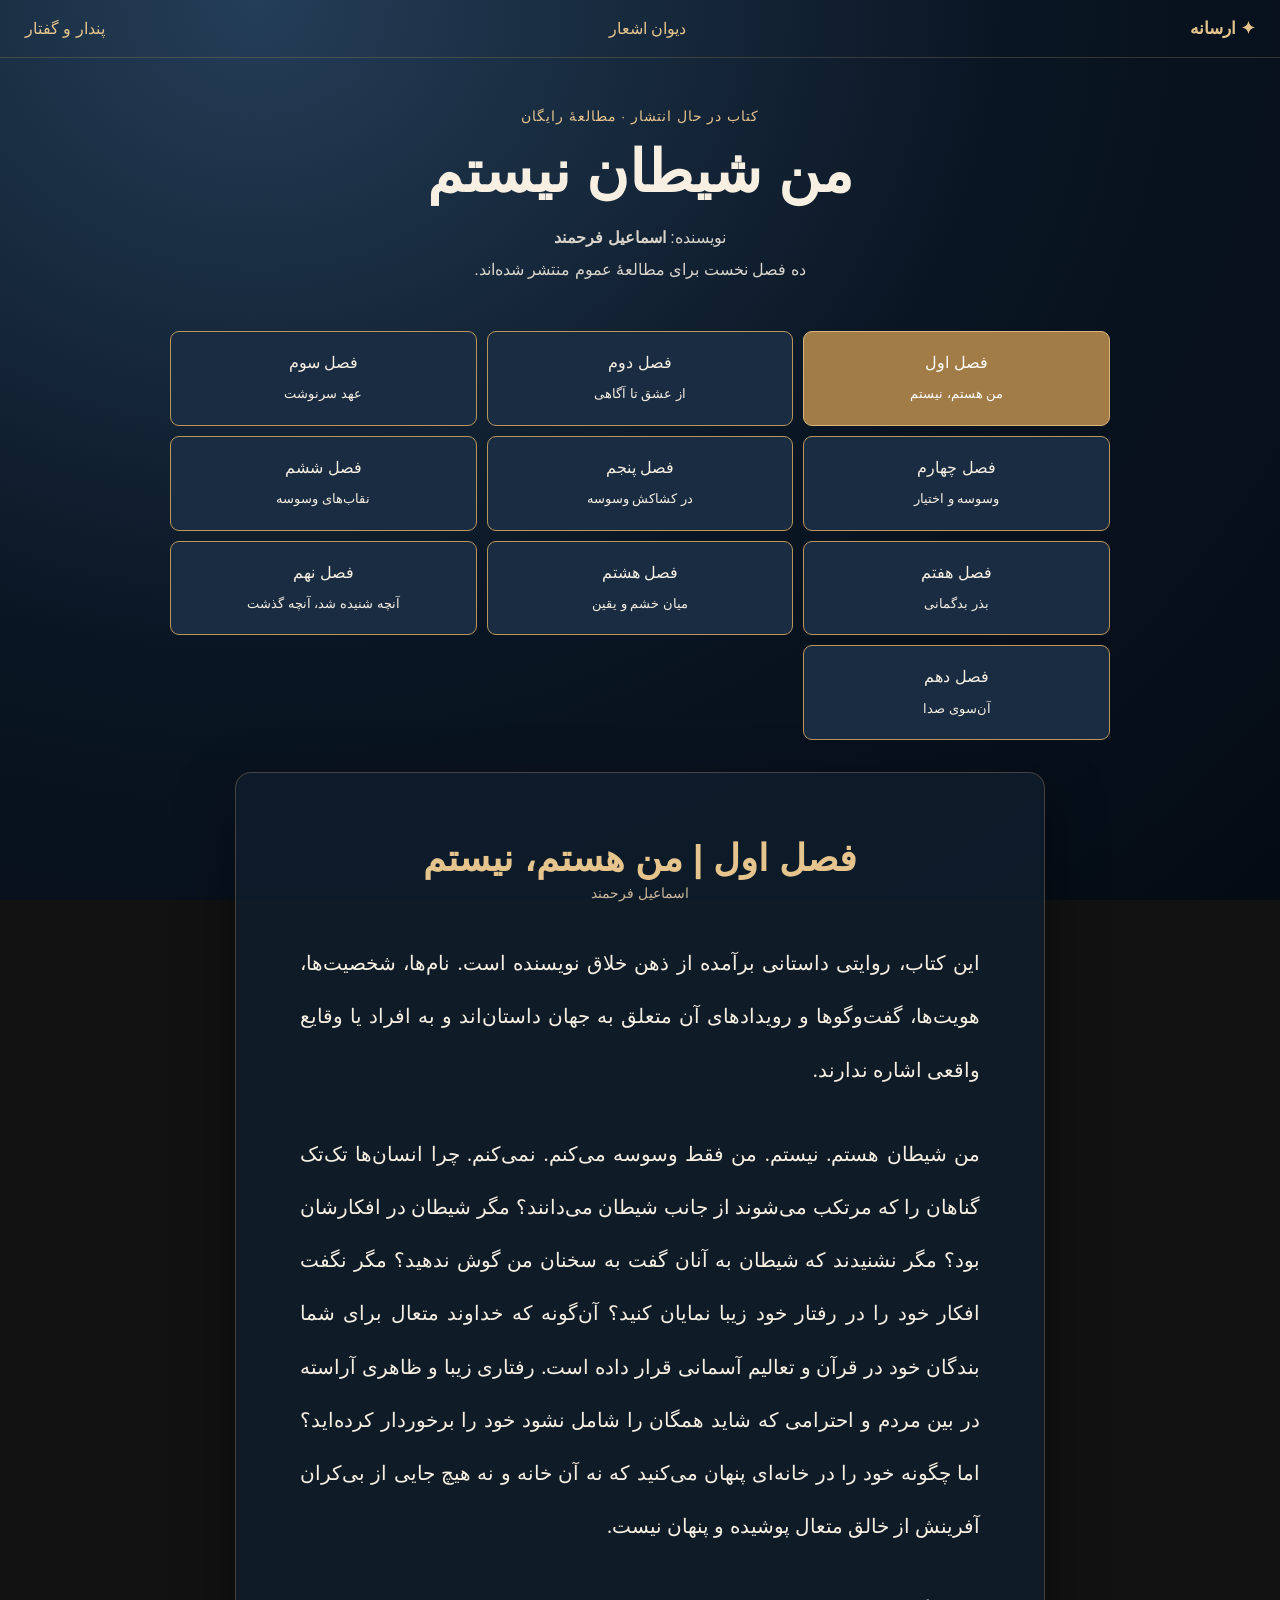
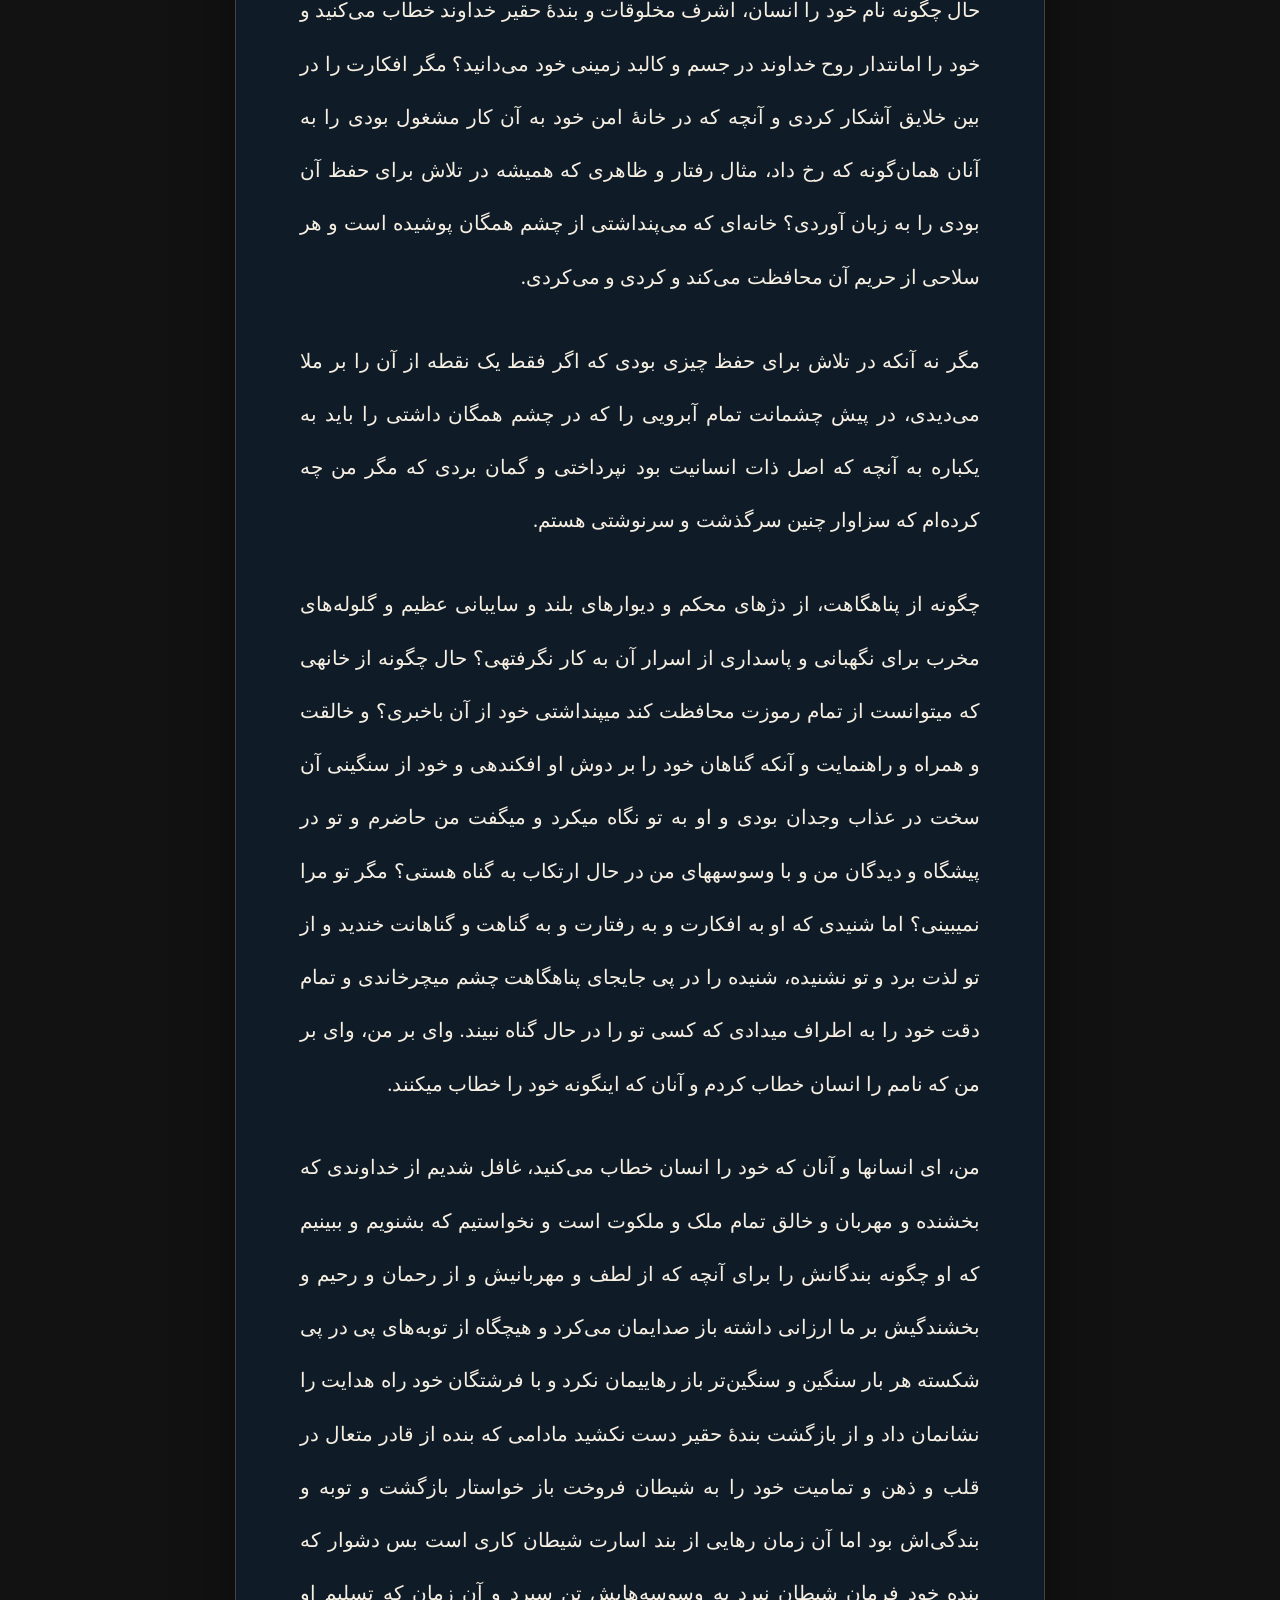
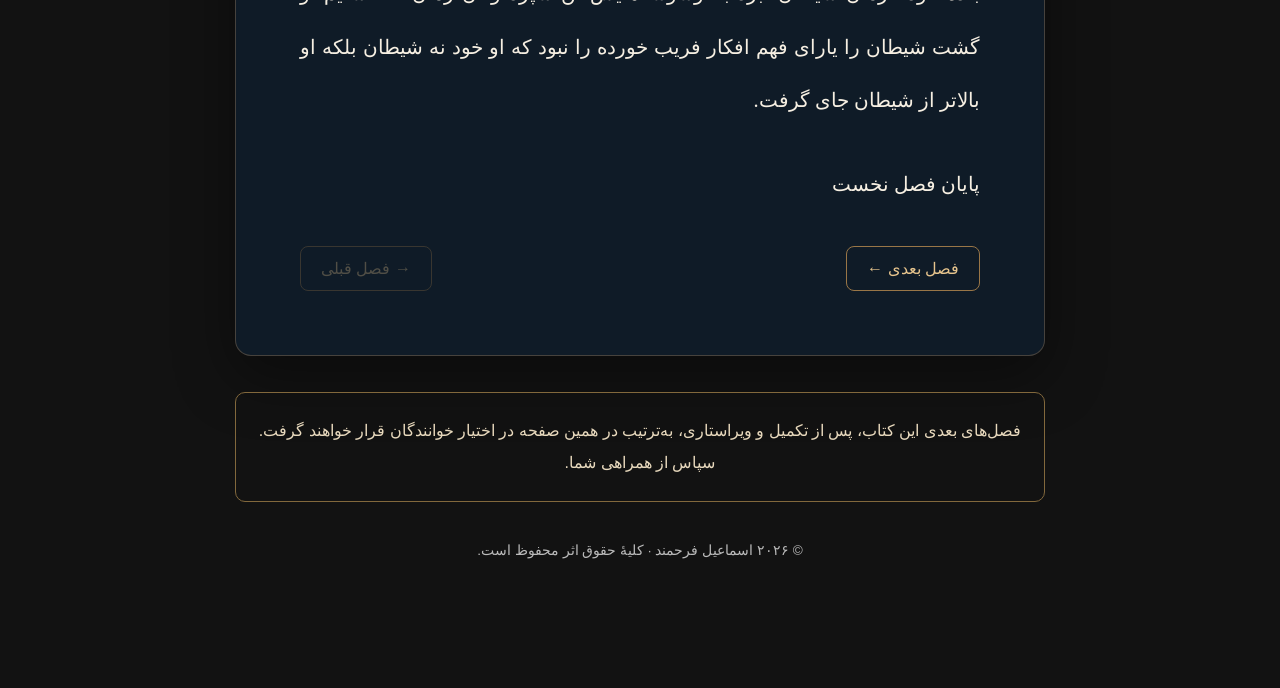
<file: book-reader.html>
<!doctype html>
<html lang="fa" dir="rtl"><head><meta charset="utf-8"><meta name="viewport" content="width=device-width,initial-scale=1"><meta name="theme-color" content="#081526"><meta name="description" content="مطالعهٔ رایگان ده فصل نخست کتاب من شیطان نیستم، اثر اسماعیل فرحمند. فصل‌های بعدی به‌تدریج و پس از ویراستاری منتشر خواهند شد."><meta property="og:title" content="مطالعهٔ کتاب من شیطان نیستم | اسماعیل فرحمند"><title>خواندن کتاب من شیطان نیستم | اسماعیل فرحمند</title><link rel="canonical" href="https://esmaeilfarahmandp-sys.github.io/book-reader.html"><style>
:root{color-scheme:dark;--gold:#e6c48d;--ink:#f6efe2}*{box-sizing:border-box}html{scroll-behavior:smooth}body{background:radial-gradient(ellipse at 20% 0,#243e57 0,#0a1523 52%,#040b14 100%) fixed;color:var(--ink);margin:0;font-family:Tahoma,"Vazirmatn","Noto Naskh Arabic",sans-serif}a{color:var(--gold)}header{padding:18px 25px;border-bottom:1px solid #a385544d;display:flex;justify-content:space-between;gap:15px;align-items:center}header a{text-decoration:none}.brand{font-size:1.05rem;font-weight:700}.shell{max-width:980px;margin:auto;padding:30px 20px 90px}.mast{text-align:center;margin:20px 0 45px}.eyebrow{color:var(--gold);font-size:.85rem;letter-spacing:1px}.mast h1{font-size:clamp(2rem,5vw,3.6rem);font-weight:700;margin:15px}.mast p{color:#d9d4cb;line-height:2}.chapters{display:grid;grid-template-columns:repeat(3,1fr);gap:10px;margin:32px 0}.chapters button{border:1px solid #ba965b;background:#192c42;color:var(--ink);padding:16px 8px;border-radius:9px;cursor:pointer;font:inherit;line-height:1.9}.chapters button.active,.chapters button:hover{background:#a27c46;color:#fff;border-color:#d9b67e}.reading{max-width:810px;margin:0 auto;border:1px solid #b4916a55;border-radius:16px;background:#101e2dcc;box-shadow:0 20px 60px #0006;padding:clamp(22px,5vw,66px)}.reading h2{text-align:center;font-size:clamp(1.55rem,3.5vw,2.3rem);color:var(--gold);margin:0 0 5px}.reading .by{text-align:center;color:#c9b59a;font-size:.9rem;margin:0 0 36px}.prose{font-family:"Noto Naskh Arabic","Vazirmatn",Tahoma,serif;font-size:clamp(1.05rem,2vw,1.28rem);line-height:2.6;text-align:justify;white-space:normal}.prose p{margin:0 0 1.5em}.prose h3{margin:2.2em 0 1.15em;color:var(--gold);font-size:1.22em;font-weight:700;text-align:right;padding-bottom:.25em;border-bottom:1px solid #b4916a55}.prose .divider{text-align:center;color:var(--gold);margin:32px auto;letter-spacing:12px}.note{border:1px solid #82683c;border-radius:10px;padding:22px;margin:36px auto 0;max-width:810px;line-height:2;color:#e8d9bd;text-align:center}footer{text-align:center;color:#bbb;font-size:.85rem;padding:40px 10px}.navbottom{display:flex;justify-content:space-between;margin-top:35px;gap:12px}.navbottom button{background:none;border:1px solid #997647;border-radius:8px;color:var(--gold);font:inherit;cursor:pointer;padding:12px 20px}.navbottom button:disabled{opacity:.3;cursor:not-allowed}@media(max-width:650px){.chapters{grid-template-columns:repeat(2,1fr)}header{flex-wrap:wrap}.reading{padding:25px 18px}.prose{text-align:right}}
</style></head><body><header><a class="brand" href="/">✦ ارسانه</a><a href="poems.html">دیوان اشعار</a><a href="sayings-book.html">پندار و گفتار</a></header><main class="shell"><section class="mast"><div class="eyebrow">کتاب در حال انتشار · مطالعهٔ رایگان</div><h1>من شیطان نیستم</h1><p>نویسنده: <strong>اسماعیل فرحمند</strong><br>ده فصل نخست برای مطالعهٔ عموم منتشر شده‌اند.</p></section><nav class="chapters" aria-label="انتخاب فصل"><button data-ch="1">فصل اول<br><small>من هستم، نیستم</small></button><button data-ch="2">فصل دوم<br><small>از عشق تا آگاهی</small></button><button data-ch="3">فصل سوم<br><small>عهد سرنوشت</small></button><button data-ch="4">فصل چهارم<br><small>وسوسه و اختیار</small></button><button data-ch="5">فصل پنجم<br><small>در کشاکش وسوسه</small></button><button data-ch="6">فصل ششم<br><small>نقاب‌های وسوسه</small></button><button data-ch="7">فصل هفتم<br><small>بذر بدگمانی</small></button><button data-ch="8">فصل هشتم<br><small>میان خشم و یقین</small></button><button data-ch="9">فصل نهم<br><small>آنچه شنیده شد، آنچه گذشت</small></button><button data-ch="10">فصل دهم<br><small>آن‌سوی صدا</small></button></nav><article class="reading"><h2 id="heading">فصل نخست</h2><p class="by">اسماعیل فرحمند</p><div class="prose" id="content" aria-live="polite"><p>در حال بارگذاری متن کتاب…</p></div><div class="navbottom"><button id="next">فصل بعدی ←</button><button id="prev">→ فصل قبلی</button></div></article><aside class="note">فصل‌های بعدی این کتاب، پس از تکمیل و ویراستاری، به‌ترتیب در همین صفحه در اختیار خوانندگان قرار خواهند گرفت. سپاس از همراهی شما.</aside><footer>© ۲۰۲۶ اسماعیل فرحمند · کلیهٔ حقوق اثر محفوظ است.</footer></main><script>
(()=>{'use strict';let current=1;const labels=['','من هستم، نیستم','از عشق تا آگاهی','عهد سرنوشت','وسوسه و اختیار','در کشاکش وسوسه','نقاب‌های وسوسه','بذر بدگمانی','میان خشم و یقین','آنچه شنیده شد، آنچه گذشت','آن‌سوی صدا'];const el=document.getElementById('content');function esc(s){return s.replace(/[&<>"']/g,c=>({'&':'&amp;','<':'&lt;','>':'&gt;','"':'&quot;',"'":'&#39;'}[c]));}async function load(n){if(n<1||n>10)return;current=n;document.querySelectorAll('[data-ch]').forEach(b=>{const yes=Number(b.dataset.ch)===n;b.classList.toggle('active',yes);b.setAttribute('aria-current',yes?'true':'false');});document.getElementById('heading').textContent='فصل '+['','اول','دوم','سوم','چهارم','پنجم','ششم','هفتم','هشتم','نهم','دهم'][n]+' | '+labels[n];el.innerHTML='<p>در حال بارگذاری…</p>';document.getElementById('prev').disabled=n===1;document.getElementById('next').disabled=n===10;try{let r=await fetch('book-text/chapter-'+String(n).padStart(2,'0')+'.txt',{cache:'no-store'});if(!r.ok)throw Error('HTTP '+r.status);let raw=await r.text();let parts=raw.trim().split(/\n\s*\n/).slice(1);el.innerHTML=parts.map(p=>p.trim()==='***'?'<div class="divider" aria-hidden="true">✦ ✦ ✦</div>':/^بخش (نخست|دوم|سوم|چهارم|پنجم|ششم|هفتم|هشتم) \|/.test(p.trim())?'<h3>'+esc(p.trim())+'</h3>':'<p>'+esc(p).replace(/\n/g,'<br>')+'</p>').join('');history.replaceState(null,'','#chapter-'+n);}catch(e){el.innerHTML='<p>متن این فصل در حال حاضر بارگذاری نشد. لطفاً صفحه را دوباره باز کنید.</p>';}}document.querySelectorAll('[data-ch]').forEach(b=>b.addEventListener('click',()=>load(Number(b.dataset.ch))));document.getElementById('prev').addEventListener('click',()=>{load(current-1);window.scrollTo({top:0,behavior:'smooth'});});document.getElementById('next').addEventListener('click',()=>{load(current+1);window.scrollTo({top:0,behavior:'smooth'});});const id=Number(location.hash.replace('#chapter-',''));load(id>=1&&id<=10?id:1);})();
</script></body></html>
</file>
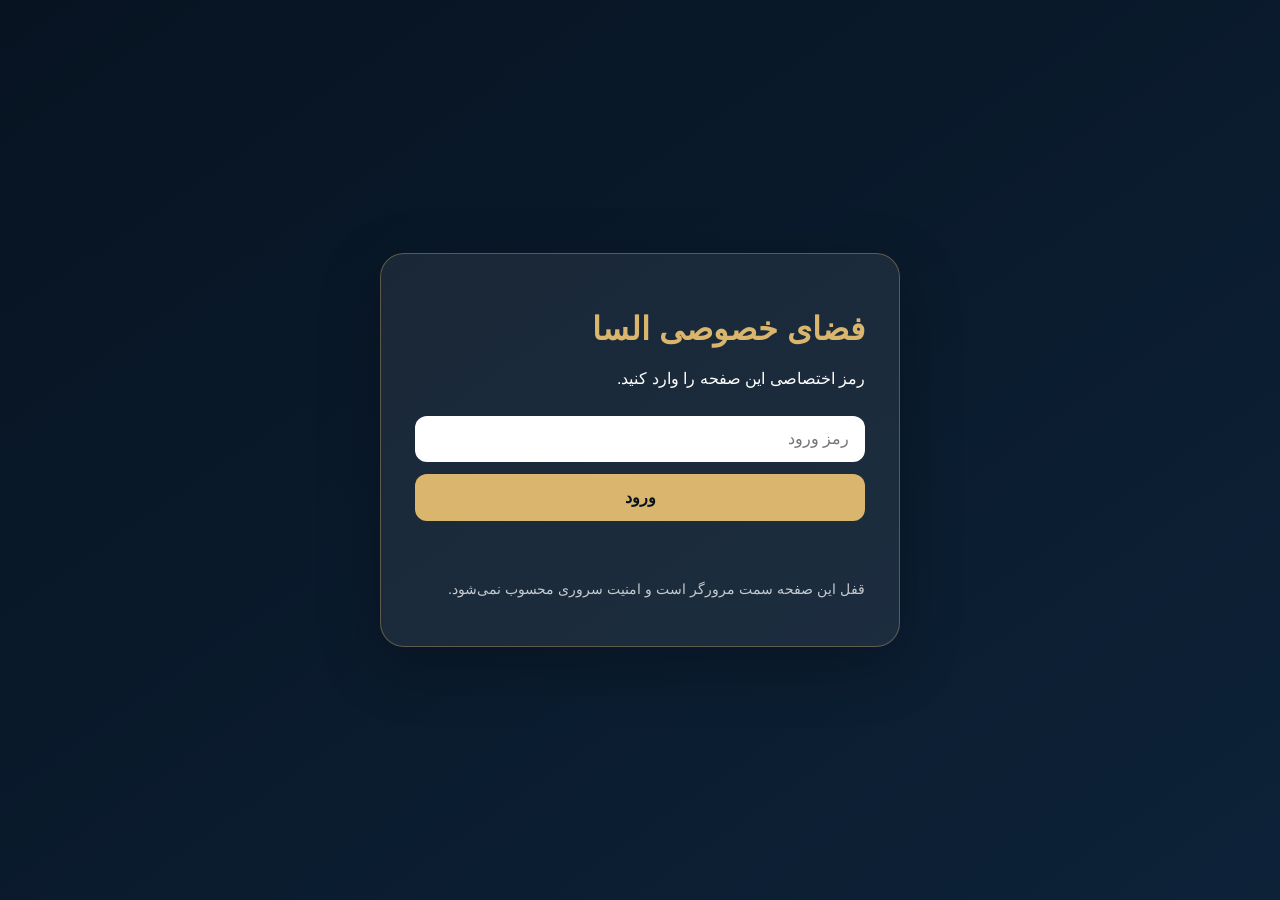
<file: elsa.html>
<!doctype html><html lang="fa" dir="rtl"><head><meta charset="utf-8"><meta name="viewport" content="width=device-width,initial-scale=1"><meta name="robots" content="noindex,nofollow,noarchive"><title>فضای السا</title><style>:root{--navy:#071321;--navy2:#0d2238;--gold:#d9b56d;--paper:#fffdf8;--ink:#202733}*{box-sizing:border-box}body{margin:0;font-family:Tahoma,sans-serif;background:linear-gradient(145deg,var(--navy),var(--navy2));color:#fff;min-height:100vh}.wrap{width:min(850px,92%);margin:auto}.gate{min-height:100vh;display:grid;place-items:center}.box{width:min(520px,100%);padding:34px;border:1px solid rgba(217,181,109,.35);border-radius:24px;background:rgba(255,255,255,.07);box-shadow:0 18px 60px rgba(0,0,0,.25)}h1{color:var(--gold)}input,button{width:100%;padding:14px 16px;border-radius:12px;font-size:1rem}input{border:0;margin:12px 0}button{border:0;background:var(--gold);color:var(--navy);font-weight:800;cursor:pointer}.err{min-height:28px;color:#ffd0d0}.private{display:none;padding:70px 0}.card{background:var(--paper);color:var(--ink);padding:30px;border-radius:22px;margin:20px 0;line-height:2.15}.card h2{color:#9b7433}.letter p{margin:0 0 1.25em}.signature{margin-top:2em;font-weight:700;color:#7d5d29}.back{display:inline-block;margin-top:22px;color:var(--gold)}.notice{font-size:.9rem;opacity:.75}</style></head><body><div id="gate" class="gate"><div class="box"><h1>فضای خصوصی السا</h1><p>رمز اختصاصی این صفحه را وارد کنید.</p><input id="pw" type="password" placeholder="رمز ورود"><button id="go">ورود</button><p id="err" class="err"></p><p class="notice">قفل این صفحه سمت مرورگر است و امنیت سروری محسوب نمی‌شود.</p></div></div><main id="private" class="private"><div class="wrap"><h1>السا</h1><div class="card letter"><h2>نامه‌ای از پدر برای السا</h2><p>السای عزیزم،</p><p>می‌خواهم هر وقت این نامه را خواندی، قبل از هر چیز یک چیز را بدانی: دوستت دارم؛ نه به خاطر کاری که می‌کنی، نه به خاطر نمره، موفقیت یا انتخابی خاص، بلکه فقط به خاطر خودت.</p><p>ممکن است در زندگی روزهایی برسد که دنیا برایت سخت، شلوغ یا گیج‌کننده شود. آن روزها یادت باشد لازم نیست همیشه قوی به نظر برسی. می‌توانی سؤال داشته باشی، اشتباه کنی، دوباره شروع کنی و راه خودت را پیدا کنی. مهم این است که مهربانی، صداقت و احترام به خودت را گم نکنی.</p><p>من به بودنت افتخار می‌کنم و دلم می‌خواهد بزرگ شدن تو همراه با آزادیِ فکر، آرامش و اطمینان باشد. هیچ‌وقت احساس نکن که باید برای خوشحال کردن من شبیه تصویری باشی که دیگران ساخته‌اند. من می‌خواهم خودت باشی و استعدادها، رؤیاها و شخصیت خودت را بشناسی.</p><p>اگر روزی از من دور بودی یا چیزی میان ما ناگفته ماند، بدان که درِ قلب من برای تو بسته نمی‌شود. می‌توانی با من حرف بزنی، سؤال کنی، حتی اگر با من موافق نباشی. پدر بودن برای من فقط مراقبت کردن نیست؛ یعنی شنیدن تو و احترام گذاشتن به انسانی که داری می‌شوی.</p><p>برای تمام خنده‌هایی که به زندگی من آوردی، برای خاطراتت و برای اینکه بخشی از جهان منی، از خداوند سپاسگزارم. آرزو دارم هرجا هستی، در امنیت، آرامش و عزت زندگی کنی و همیشه بدانی که یک پدر با تمام قلبش دوستت دارد.</p><p class="signature">با همهٔ عشق پدرانه‌ام،<br>بابا — اسماعیل</p></div><div class="card"><p>این صفحه برای نوشته‌ها، تصاویر و یادگارهای مربوط به السا آماده است. محتوای خصوصی تا زمان انتقال به میزبانی دارای احراز هویت واقعی در مخزن عمومی قرار نمی‌گیرد.</p></div><a class="back" href="/">بازگشت به خانه</a></div></main><script>const H='3f731d5774ab9bb1995e2a92ba27175d2e1c3001dff581f67eb288da3bd6dbd4';async function hash(s){const b=await crypto.subtle.digest('SHA-256',new TextEncoder().encode(s));return [...new Uint8Array(b)].map(x=>x.toString(16).padStart(2,'0')).join('')}async function unlock(){if(await hash(document.getElementById('pw').value)===H){gate.style.display='none';private.style.display='block';sessionStorage.setItem('elsa-ok','1')}else err.textContent='رمز نادرست است.'}go.onclick=unlock;pw.addEventListener('keydown',e=>{if(e.key==='Enter')unlock()});if(sessionStorage.getItem('elsa-ok')==='1'){gate.style.display='none';private.style.display='block'}</script></body></html>
</file>
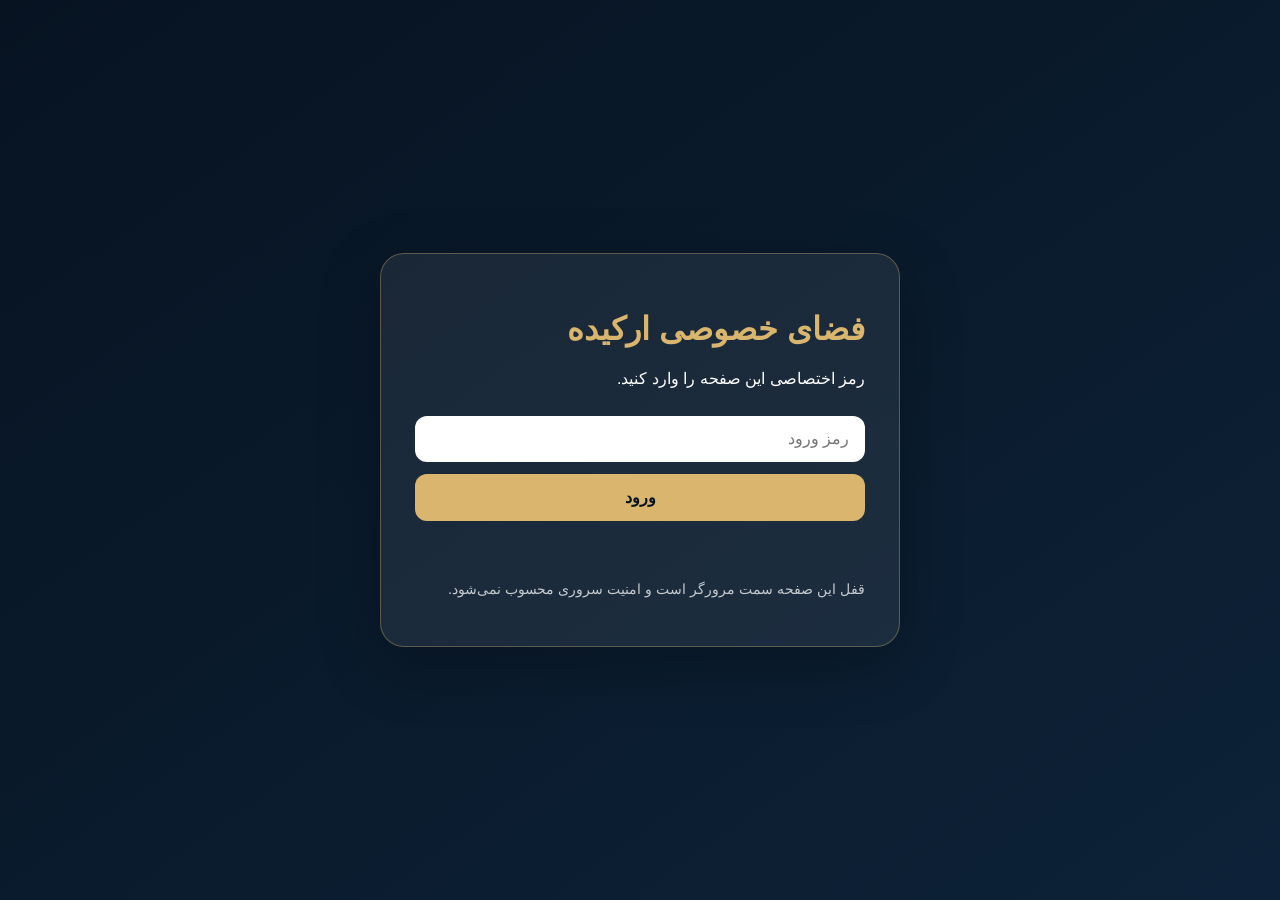
<file: orkideh.html>
<!doctype html><html lang="fa" dir="rtl"><head><meta charset="utf-8"><meta name="viewport" content="width=device-width,initial-scale=1"><meta name="robots" content="noindex,nofollow,noarchive"><title>فضای ارکیده</title><style>:root{--navy:#071321;--navy2:#0d2238;--gold:#d9b56d;--paper:#fffdf8;--ink:#202733}*{box-sizing:border-box}body{margin:0;font-family:Tahoma,sans-serif;background:linear-gradient(145deg,var(--navy),var(--navy2));color:#fff;min-height:100vh}.wrap{width:min(850px,92%);margin:auto}.gate{min-height:100vh;display:grid;place-items:center}.box{width:min(520px,100%);padding:34px;border:1px solid rgba(217,181,109,.35);border-radius:24px;background:rgba(255,255,255,.07);box-shadow:0 18px 60px rgba(0,0,0,.25)}h1{color:var(--gold)}input,button{width:100%;padding:14px 16px;border-radius:12px;font-size:1rem}input{border:0;margin:12px 0}button{border:0;background:var(--gold);color:var(--navy);font-weight:800;cursor:pointer}.err{min-height:28px;color:#ffd0d0}.private{display:none;padding:70px 0}.card{background:var(--paper);color:var(--ink);padding:30px;border-radius:22px;margin:20px 0;line-height:2.15}.card h2{color:#9b7433}.letter p{margin:0 0 1.25em}.signature{margin-top:2em;font-weight:700;color:#7d5d29}.back{display:inline-block;margin-top:22px;color:var(--gold)}.notice{font-size:.9rem;opacity:.75}</style></head><body><div id="gate" class="gate"><div class="box"><h1>فضای خصوصی ارکیده</h1><p>رمز اختصاصی این صفحه را وارد کنید.</p><input id="pw" type="password" placeholder="رمز ورود"><button id="go">ورود</button><p id="err" class="err"></p><p class="notice">قفل این صفحه سمت مرورگر است و امنیت سروری محسوب نمی‌شود.</p></div></div><main id="private" class="private"><div class="wrap"><h1>ارکیده</h1><div class="card letter"><h2>نامه‌ای از پدر برای ارکیده</h2><p>ارکیدهٔ عزیزِ بابا،</p><p>این نامه را برای روزی می‌نویسم که بخواهی بدانی پدرت در قلبش دربارهٔ تو چه احساسی داشته است. جوابش خیلی ساده است: تو برای من عزیز و دوست‌داشتنی هستی، درست همان‌طور که هستی.</p><p>دلم می‌خواهد همیشه شاد باشی، بازی کنی، یاد بگیری، سؤال بپرسی و با کنجکاوی دنیا را کشف کنی. اگر روزی چیزی سخت شد، نترس از اینکه کمک بخواهی. هیچ آدمی لازم نیست همهٔ راه را تنها برود.</p><p>مهربانی‌ات را نگه دار، اما یادت باشد خودت هم سزاوار مهربانی هستی. اگر کسی با تو فرق داشت، به تفاوتش احترام بگذار؛ و اگر خودت با دیگران فرق داشتی، از خودت خجالت نکش. دنیا با همین تفاوت‌ها زیباتر است.</p><p>اگر زمانی از من دور بودی، بدان که فاصله نمی‌تواند جای تو را در قلب من عوض کند. هر وقت به من فکر کردی، دوست دارم یادت بیاید که بابا برایت آرزوی آرامش، امنیت، خنده و آینده‌ای روشن داشته است.</p><p>من نمی‌خواهم تو برای من چیزی ثابت کنی. فقط می‌خواهم خودت را دوست داشته باشی، خوب و بدِ زندگی را یاد بگیری و وقتی بزرگ‌تر شدی، انسانی باشی که دلش روشن است و به خودش و دیگران احترام می‌گذارد.</p><p>بودنت یکی از زیباترین هدیه‌های زندگی من است. هرجا باشی، دعای خیر و عشق پدرانهٔ من همراه توست.</p><p class="signature">با تمام محبتِ بابا،<br>اسماعیل</p></div><div class="card"><p>این صفحه برای نوشته‌ها، تصاویر و یادگارهای مربوط به ارکیده آماده است. محتوای خصوصی تا زمان انتقال به میزبانی دارای احراز هویت واقعی در مخزن عمومی قرار نمی‌گیرد.</p></div><a class="back" href="/">بازگشت به خانه</a></div></main><script>const H='333486c0de1ef5d6ee637660cf0df74761f78ab5bb7a276218b5c2df534bfe7b';async function hash(s){const b=await crypto.subtle.digest('SHA-256',new TextEncoder().encode(s));return [...new Uint8Array(b)].map(x=>x.toString(16).padStart(2,'0')).join('')}async function unlock(){if(await hash(document.getElementById('pw').value)===H){gate.style.display='none';private.style.display='block';sessionStorage.setItem('orkideh-ok','1')}else err.textContent='رمز نادرست است.'}go.onclick=unlock;pw.addEventListener('keydown',e=>{if(e.key==='Enter')unlock()});if(sessionStorage.getItem('orkideh-ok')==='1'){gate.style.display='none';private.style.display='block'}</script></body></html>
</file>
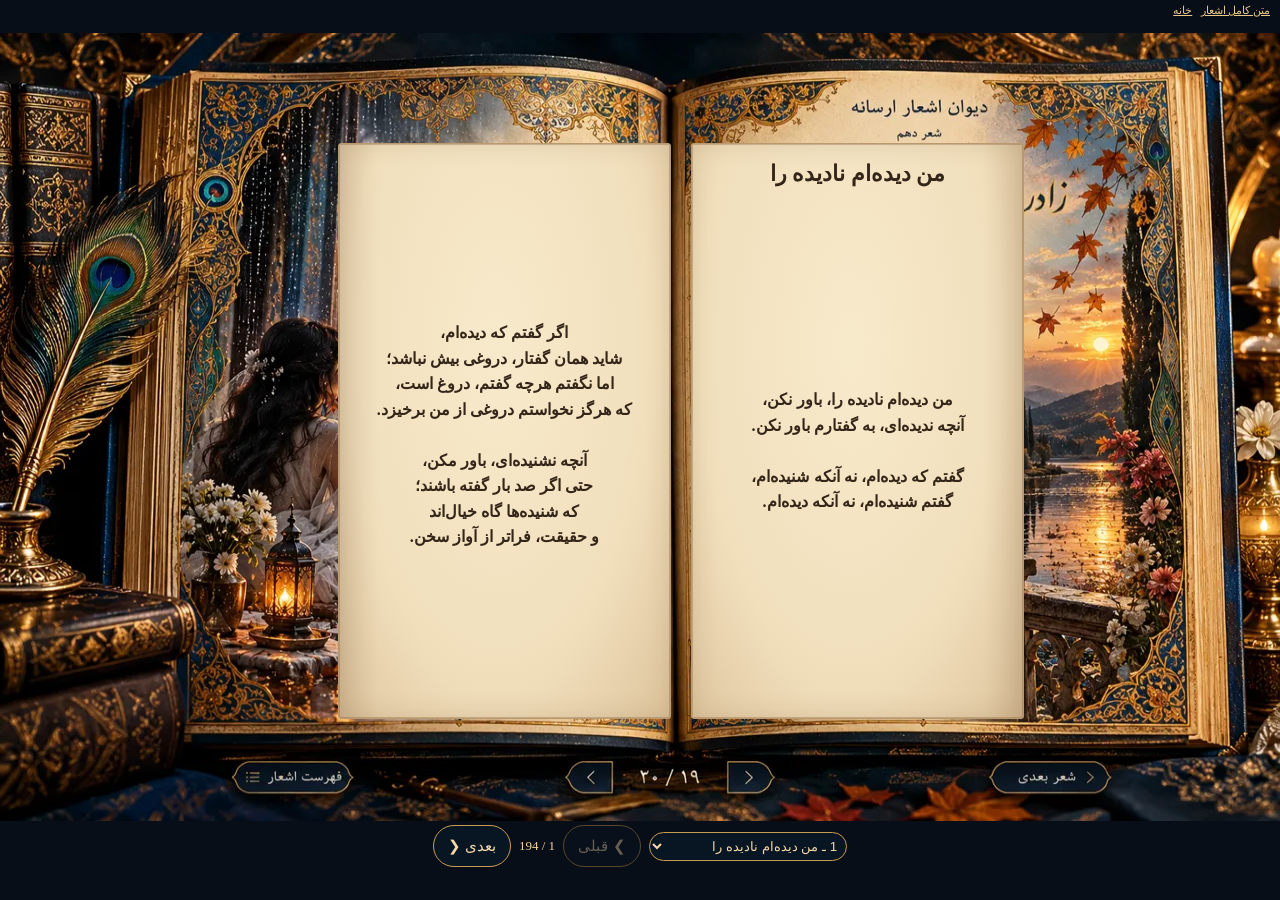
<file: poems.html>
<!doctype html><html lang="fa" dir="rtl"><meta charset="utf-8"><meta name="viewport" content="width=device-width,initial-scale=1"><title>دیوان مصور ارسانه | اشعار اسماعیل فرحمند</title><script type="application/ld+json">{"@context":"https://schema.org","@type":"CollectionPage","@id":"https://esmaeilfarahmandp-sys.github.io/poems.html#collection","url":"https://esmaeilfarahmandp-sys.github.io/poems.html","name":"دیوان مصور ارسانه","inLanguage":"fa-IR","isPartOf":{"@id":"https://esmaeilfarahmandp-sys.github.io/#website"},"author":{"@id":"https://esmaeilfarahmandp-sys.github.io/#author"},"mainEntity":{"@type":"ItemList","numberOfItems":35,"itemListElement":[{"@type":"ListItem","position":1,"url":"https://esmaeilfarahmandp-sys.github.io/poems-text.html#poem-1"},{"@type":"ListItem","position":2,"url":"https://esmaeilfarahmandp-sys.github.io/poems-text.html#poem-2"},{"@type":"ListItem","position":3,"url":"https://esmaeilfarahmandp-sys.github.io/poems-text.html#poem-3"},{"@type":"ListItem","position":4,"url":"https://esmaeilfarahmandp-sys.github.io/poems-text.html#poem-4"},{"@type":"ListItem","position":5,"url":"https://esmaeilfarahmandp-sys.github.io/poems-text.html#poem-5"},{"@type":"ListItem","position":6,"url":"https://esmaeilfarahmandp-sys.github.io/poems-text.html#poem-6"},{"@type":"ListItem","position":7,"url":"https://esmaeilfarahmandp-sys.github.io/poems-text.html#poem-7"},{"@type":"ListItem","position":8,"url":"https://esmaeilfarahmandp-sys.github.io/poems-text.html#poem-8"},{"@type":"ListItem","position":9,"url":"https://esmaeilfarahmandp-sys.github.io/poems-text.html#poem-9"},{"@type":"ListItem","position":10,"url":"https://esmaeilfarahmandp-sys.github.io/poems-text.html#poem-10"},{"@type":"ListItem","position":11,"url":"https://esmaeilfarahmandp-sys.github.io/poems-text.html#poem-11"},{"@type":"ListItem","position":12,"url":"https://esmaeilfarahmandp-sys.github.io/poems-text.html#poem-12"},{"@type":"ListItem","position":13,"url":"https://esmaeilfarahmandp-sys.github.io/poems-text.html#poem-13"},{"@type":"ListItem","position":14,"url":"https://esmaeilfarahmandp-sys.github.io/poems-text.html#poem-14"},{"@type":"ListItem","position":15,"url":"https://esmaeilfarahmandp-sys.github.io/poems-text.html#poem-15"},{"@type":"ListItem","position":16,"url":"https://esmaeilfarahmandp-sys.github.io/poems-text.html#poem-16"},{"@type":"ListItem","position":17,"url":"https://esmaeilfarahmandp-sys.github.io/poems-text.html#poem-17"},{"@type":"ListItem","position":18,"url":"https://esmaeilfarahmandp-sys.github.io/poems-text.html#poem-18"},{"@type":"ListItem","position":19,"url":"https://esmaeilfarahmandp-sys.github.io/poems-text.html#poem-19"},{"@type":"ListItem","position":20,"url":"https://esmaeilfarahmandp-sys.github.io/poems-text.html#poem-20"},{"@type":"ListItem","position":21,"url":"https://esmaeilfarahmandp-sys.github.io/poems-text.html#poem-21"},{"@type":"ListItem","position":22,"url":"https://esmaeilfarahmandp-sys.github.io/poems-text.html#poem-22"},{"@type":"ListItem","position":23,"url":"https://esmaeilfarahmandp-sys.github.io/poems-text.html#poem-23"},{"@type":"ListItem","position":24,"url":"https://esmaeilfarahmandp-sys.github.io/poems-text.html#poem-24"},{"@type":"ListItem","position":25,"url":"https://esmaeilfarahmandp-sys.github.io/poems-text.html#poem-25"},{"@type":"ListItem","position":26,"url":"https://esmaeilfarahmandp-sys.github.io/poems-text.html#poem-26"},{"@type":"ListItem","position":27,"url":"https://esmaeilfarahmandp-sys.github.io/poems-text.html#poem-27"},{"@type":"ListItem","position":28,"url":"https://esmaeilfarahmandp-sys.github.io/poems-text.html#poem-28"},{"@type":"ListItem","position":29,"url":"https://esmaeilfarahmandp-sys.github.io/poems-text.html#poem-29"},{"@type":"ListItem","position":30,"url":"https://esmaeilfarahmandp-sys.github.io/poems-text.html#poem-30"},{"@type":"ListItem","position":31,"url":"https://esmaeilfarahmandp-sys.github.io/poems-text.html#poem-31"},{"@type":"ListItem","position":32,"url":"https://esmaeilfarahmandp-sys.github.io/poems-text.html#poem-32"},{"@type":"ListItem","position":33,"url":"https://esmaeilfarahmandp-sys.github.io/poems-text.html#poem-33"},{"@type":"ListItem","position":34,"url":"https://esmaeilfarahmandp-sys.github.io/poems-text.html#poem-34"},{"@type":"ListItem","position":35,"url":"https://esmaeilfarahmandp-sys.github.io/poems-text.html#poem-35"}]}}</script><meta name="description" content="دیوان مصور ارسانه؛ ۳۵ شعر فارسی از اسماعیل فرحمند در کتابی مصور با تذهیب ایرانی، تصویرسازی و ورق‌زدن صفحات."><link rel="canonical" href="https://esmaeilfarahmandp-sys.github.io/poems.html"><meta property="og:title" content="دیوان مصور ارسانه"><meta property="og:description" content="ورق زدن کتاب مصور اشعار اسماعیل فرحمند"><meta property="og:locale" content="fa_IR"><style>
*{box-sizing:border-box}html,body{margin:0;width:100%;height:100%;overflow:hidden;background:#080e17;font-family:Tahoma,serif}.stage{position:relative;width:min(100vw,150vh);height:min(100vh,66.6667vw);margin:auto;background:url([data-uri]) center/100% 100% no-repeat}.paper{position:absolute;top:17%;height:67%;width:23%;background:linear-gradient(90deg,#f2dfbce8,#f8e9caed,#f5e2c0ed);border-radius:8px;display:flex;flex-direction:column;align-items:center;padding:1.1% .8%;color:#201d1a;text-align:center;box-shadow:0 0 22px #f3e3c7a8}.paper.left{left:29.2%}.paper.right{left:55.5%}.paper h2{font-size:clamp(12px,1.5vw,23px);margin:0 0 8px;color:#3b281a}.paper .poem{white-space:pre-line;overflow:hidden;flex:1;display:flex;align-items:center;justify-content:center;line-height:1.7;font-size:clamp(10px,1.08vw,17px);font-weight:600}.nav{position:absolute;bottom:3.4%;left:36%;width:28%;display:flex;justify-content:space-between;align-items:center;gap:10px;color:#f4d19b}.nav button{background:#081522;border:1px solid #c99b50;color:#f5d9ab;border-radius:30px;padding:7px 14px;cursor:pointer}.nav span{font-size:13px}@media(max-aspect-ratio:3/2){.stage{width:100vw;height:66.6667vw;top:50%;transform:translateY(-50%)}.paper .poem{font-size:clamp(8px,1.15vw,14px)}.paper h2{font-size:clamp(10px,1.6vw,20px)}}
</style><style>
/* Controls never cover the poem. Portrait phones show a single readable page. */
html,body{overflow:hidden}body{display:flex;flex-direction:column;align-items:center;justify-content:center;gap:10px;padding:12px 6px;min-height:100dvh}
.stage{flex:none;position:relative;top:auto!important;transform:none!important;margin:0 auto;width:min(100%,calc((100dvh - 100px)*1.5));height:auto;aspect-ratio:3/2}
.nav{position:relative;bottom:auto;left:auto;width:min(100%,440px);min-height:48px;display:flex;justify-content:space-between;gap:12px;padding:0 8px}
.nav button{font-size:15px;min-width:105px;min-height:42px}.nav button:disabled{opacity:.4}.nav span{align-self:center}
.paper{top:14%;height:73%;width:26%;padding:1.1% .8%;background:linear-gradient(90deg,#f4e2cbeF,#fff1d9f5,#f5e3c9ef)}
.paper.left{left:26.4%}.paper.right{left:54%}
.paper h2{font-size:clamp(11px,1.45vw,20px);line-height:1.45}.paper .poem{font-size:clamp(10px,1.1vw,17px);line-height:1.65;overflow:auto;scrollbar-width:thin;display:block;align-content:center;width:100%;white-space:pre-line}
@media (orientation:portrait) and (max-width:800px){body{padding:10px 8px;gap:12px}.stage{width:min(100%,calc((100dvh - 125px)*1.5));aspect-ratio:3/2}.paper{top:9%;height:81%;width:38%;padding:1.5% 1.1%}.paper.left{display:none}.paper.right{left:53.5%;width:39%}.paper h2{font-size:clamp(10px,2.2vw,17px)}.paper .poem{font-size:clamp(10px,2.1vw,15px);line-height:1.65}.nav{margin:0 auto;width:min(100%,420px);min-height:48px}.nav button{min-width:100px}}
@media(max-width:400px){.paper.right{left:51%;width:43%}.paper .poem{font-size:10px}}
</style><style>
/* Approved mobile controls and book art, all-poem edition */
.nav{z-index:10}
.paper .poem{overflow-y:auto;overflow-x:hidden}
@media(orientation:portrait) and (max-width:800px){
  .stage{width:min(100vw,calc((100dvh - 110px)*1.5))}
  .nav{position:relative;left:auto;bottom:auto}
}
</style><style>
/* 2026-10-19: larger responsive book, readable poetry, preserved illustration */
html,body{min-height:100%;height:auto;overflow-x:hidden;overflow-y:auto}
body{display:flex;flex-direction:column;align-items:center;justify-content:center;gap:8px;padding:20px 8px 8px}
.stage{width:min(99vw,calc((100dvh - 92px)*1.5));height:auto;aspect-ratio:3/2;flex:none;background-size:100% 100%;background-position:center}
.paper{overflow:hidden}
.paper .poem{font-size:clamp(13px,1.42vw,23px);line-height:1.58;overflow:auto;max-height:100%;scrollbar-width:thin}
.paper h2{font-size:clamp(14px,1.75vw,27px)}
.nav{position:relative;bottom:auto;left:auto;right:auto;transform:none;margin:0 auto 6px;max-width:min(96vw,850px);flex-wrap:wrap;justify-content:center}
@media (min-width:900px) and (min-aspect-ratio: 3/2){
 .stage{width:min(99.2vw,calc((100dvh - 72px)*1.5))}
}
@media (orientation:portrait) and (max-width:800px){
 body{padding:30px 3px 6px;gap:8px;justify-content:flex-start}
 .stage{width:100%;height:min(83dvh,calc(100vw * 1.25));aspect-ratio:auto;background-size:100% 100%}
 .paper{top:9%;height:82%}
 .paper.left{display:none}
 .paper.right{left:50%;width:44%;padding:2% 1.3%}
 .paper h2{font-size:clamp(12px,3.5vw,19px)}
 .paper .poem{font-size:clamp(12px,3.3vw,19px);line-height:1.58}
 .nav{width:100%;min-height:48px}
 .nav button{min-width:78px}
}
@media(max-width:400px){.paper.right{left:49%;width:45%}.paper .poem{font-size:clamp(12px,3.3vw,15px)}}
</style><style id="arsaneh-layout-20261019">
/* Wider desktop canvas without shrinking the approved font; taller mobile canvas */
@media (min-width:900px){
 body{padding-left:0;padding-right:0}
 .stage{width:min(100vw,calc((100dvh - 72px)*1.5 + 190px));height:calc((100dvh - 72px));max-height:none;aspect-ratio:auto;background-size:100% 100%}
 .paper .poem{font-size:clamp(13px,1.42vw,23px)}
}
@media (orientation:portrait) and (max-width:800px){
 .stage{width:100%;height:min(calc(100dvh - 88px),calc(100vw * 2.12));aspect-ratio:auto;background-size:100% 100%}
 .paper.right{top:9%;height:82%}
}
</style><style id="arsaneh-desktop-fit-20261019">
/* Desktop: preserve mobile layout, reserve room for navigation and eliminate page scroll. */
@media (min-width:900px) and (orientation:landscape){
 html,body{height:100dvh;min-height:0;overflow:hidden}
 body{height:100dvh;min-height:0;overflow:hidden;padding:6px 0 5px;gap:5px;justify-content:center}
 .stage{flex:0 1 auto;width:100vw;max-width:100vw;height:calc(100dvh - 75px);max-height:calc(100dvh - 75px);min-height:0;aspect-ratio:auto;margin:0 auto;background-size:100% 100%}
 .nav{flex:0 0 auto;position:relative;min-height:43px;max-height:55px;margin:0 auto;bottom:auto;transform:none}
 .paper .poem{overflow-y:auto}
}
</style><style id="arsaneh-desktop-short-wide-v3">
/* Desktop-only: ~3cm shorter at CSS reference density, maximized horizontal book. */
@media (min-width:900px) and (orientation:landscape){
 html,body{height:100dvh!important;overflow:hidden!important}
 body{height:100dvh!important;padding:4px 0!important;gap:4px!important;justify-content:center!important}
 .stage{width:100vw!important;max-width:100vw!important;height:calc(100dvh - 188px)!important;max-height:calc(100dvh - 188px)!important;min-height:0!important;flex:0 0 auto!important;aspect-ratio:auto!important;margin:0 auto!important;background-size:100% 100%!important}
 .nav{position:relative!important;flex:0 0 auto!important;margin:0 auto!important;min-height:43px!important;max-height:52px!important}
 .paper .poem{overflow-y:auto!important}
}
</style><style id="arsaneh-desktop-final-controls">
/* Laptop only: single-row controls, taller artwork and slightly smaller verse text. */
@media (min-width:900px) and (orientation:landscape){
 .stage{height:calc(100dvh - 112px)!important;max-height:calc(100dvh - 112px)!important}
 .nav{display:flex!important;flex-direction:row!important;flex-wrap:nowrap!important;align-items:center!important;justify-content:center!important;gap:8px!important;width:max-content!important;max-width:calc(100vw - 24px)!important;min-height:42px!important;white-space:nowrap!important}
 .nav button{flex:0 0 auto!important;min-width:78px!important;padding:7px 10px!important}
 .nav select{flex:0 1 240px!important;min-width:110px!important;max-width:240px!important}
 .nav #counter{flex:0 0 auto!important;white-space:nowrap!important}
 .paper .poem{font-size:clamp(11px,calc(1.42vw - 2px),21px)!important}
}
</style><style id="arsaneh-mobile-artwork-controls-20261019">
/* Phone portrait only: reveal illustrated page, keep controls in one visible row. */
@media (orientation:portrait) and (max-width:800px){
 html,body{min-height:0;overflow-x:hidden}
 body{padding:12px 3px 7px!important;gap:7px!important;justify-content:flex-start!important}
 .stage{height:min(calc(100dvh - 148px),calc(100vw * 1.95))!important;max-height:calc(100dvh - 148px)!important;min-height:0!important}
 .paper.right{left:53%!important;width:38%!important;top:15%!important;height:68%!important;padding:2% 1.4%!important;border-radius:12px!important;box-sizing:border-box!important}
 .paper.right h2{font-size:clamp(12px,3.5vw,19px)!important;line-height:1.4!important}
 .paper.right .poem{font-size:clamp(12px,3.3vw,19px)!important;line-height:1.58!important;overflow-y:auto!important}
 .nav{display:flex!important;flex-flow:row nowrap!important;align-items:center!important;justify-content:center!important;gap:4px!important;width:100%!important;max-width:100%!important;min-height:44px!important;margin:0 auto!important;white-space:nowrap!important}
 .nav select{flex:1 1 0!important;min-width:0!important;max-width:none!important;width:0!important;padding:6px 3px!important;font-size:12px!important}
 .nav button{flex:0 0 auto!important;min-width:0!important;padding:7px 6px!important;font-size:12px!important;white-space:nowrap!important}
 .nav #counter{flex:0 0 auto!important;font-size:12px!important;white-space:nowrap!important}
}
</style><style id="arsaneh-seamless-book-paper-20261030">
/* Let the original illustrated parchment remain the sole visible page surface.
   Text stays real/selectable; page positioning and navigation are unchanged. */
.stage .paper,.stage .paper.left,.stage .paper.right{
 background:transparent!important;
 background-image:none!important;
 box-shadow:none!important;
 border:0!important;
 outline:0!important;
 border-radius:0!important;
 backdrop-filter:none!important;
 -webkit-backdrop-filter:none!important;
}
.stage .paper::before,.stage .paper::after{content:none!important}
.stage .paper h2,.stage .paper .poem{
 color:#302316;
 text-shadow:0 1px 0 rgba(255,247,224,.42);
}
</style><style id="arsaneh-real-book-pages-20261030">
/* Each leaf is a real, opaque parchment surface: previous embedded lettering
   cannot show through when a reader turns to another approved poem. */
.stage .paper,.stage .paper.left,.stage .paper.right{
 background:#eddbb7!important;
 background-image:radial-gradient(ellipse at 48% 35%,#f7eacb 0%,#f1dfbc 62%,#dcc39b 100%)!important;
 background-color:#eddbb7!important;
 box-shadow:inset 0 0 0 1px rgba(123,83,43,.3),inset 0 0 24px rgba(111,73,36,.16)!important;
 border:1px solid #b9996d!important;
 border-radius:3px!important;
 isolation:isolate;
 backface-visibility:hidden;
}
.stage .paper.left{background-image:linear-gradient(90deg,rgba(94,59,32,.13),transparent 12%),radial-gradient(ellipse at 48% 35%,#f7eacb,#f1dfbc 62%,#dcc39b)!important}
.stage .paper.right{background-image:linear-gradient(270deg,rgba(94,59,32,.13),transparent 12%),radial-gradient(ellipse at 48% 35%,#f7eacb,#f1dfbc 62%,#dcc39b)!important}
.stage .paper h2,.stage .paper .poem{color:#342519!important;text-shadow:none!important;position:relative;z-index:1}
.stage .paper .poem{scrollbar-color:#b69b72 transparent}
@media(prefers-reduced-motion:no-preference){
 .stage .paper.page-turning{animation:arsaneh-leaf-turn .38s ease-out both}
 @keyframes arsaneh-leaf-turn{
  from{opacity:.68;transform:perspective(1100px) rotateY(-11deg)}
  to{opacity:1;transform:perspective(1100px) rotateY(0)}
 }
}
</style><style id="arsaneh-physical-page-flip-20261030">
.stage{perspective:1800px;transform-style:preserve-3d}
.stage .paper{transform-style:preserve-3d}
.stage .turn-leaf{position:absolute;top:15%;height:68%;left:54%;width:24%;z-index:20;transform-origin:left center;transform-style:preserve-3d;pointer-events:none;animation:arsaneh-turn-forward 900ms cubic-bezier(.3,.02,.6,1) forwards}
.stage .turn-leaf.backward{left:29%;transform-origin:right center;animation-name:arsaneh-turn-backward}
.stage .turn-face{position:absolute;inset:0;display:flex;flex-direction:column;align-items:center;justify-content:flex-start;overflow:hidden;padding:5% 4%;background:radial-gradient(ellipse at 50% 38%,#f8eacc,#f0ddba 70%,#d9bc90);border:1px solid #ad885c;box-shadow:inset 0 0 20px #8d694333,4px 5px 16px #21140855;backface-visibility:hidden;-webkit-backface-visibility:hidden;color:#342519;text-align:center;direction:rtl}
.stage .turn-face.back{transform:rotateY(180deg);background:radial-gradient(ellipse at 50% 38%,#f8eacc,#f0ddba 70%,#d9bc90)}
.stage .turn-face h2{font-size:clamp(11px,1.55vw,23px);margin:0 0 8px}
.stage .turn-face .turn-text{white-space:pre-line;overflow:hidden;line-height:1.58;font-size:clamp(11px,1.25vw,19px);font-weight:600}
@keyframes arsaneh-turn-forward{0%{transform:rotateY(0deg)}50%{filter:brightness(.88)}100%{transform:rotateY(-180deg)}}
@keyframes arsaneh-turn-backward{0%{transform:rotateY(0deg)}50%{filter:brightness(.88)}100%{transform:rotateY(180deg)}}
@media (orientation:portrait) and (max-width:800px){
.stage .turn-leaf{top:15%;height:68%;left:53%;width:38%}
.stage .turn-leaf.backward{left:53%;transform-origin:left center;animation-name:arsaneh-turn-forward}
.stage .turn-face h2{font-size:clamp(12px,3.5vw,19px)}
.stage .turn-face .turn-text{font-size:clamp(12px,3.3vw,19px)}
}
@media(prefers-reduced-motion:reduce){.stage .turn-leaf{animation-duration:1ms!important}}
</style><style id="arsaneh-rtl-book-flip-fix">
/* Persian book: next leaf travels from the right page across the spine to the left.
   Previous leaf returns from the left to the right. No dark overlay. */
.stage{perspective:2000px!important}
.stage .turn-leaf{position:absolute!important;z-index:25!important;pointer-events:none!important;transform-style:preserve-3d!important;animation:none!important;filter:none!important;will-change:transform}
.stage .turn-leaf.forward{transform-origin:left center!important}
.stage .turn-leaf.backward{transform-origin:right center!important}
.stage .turn-leaf .turn-face{background:#f1dfbc!important;background-image:radial-gradient(ellipse at 48% 35%,#f8eccc,#f0ddba 70%,#ddc59e)!important;box-shadow:inset 0 0 15px #8d694322,0 3px 9px #30201425!important;filter:none!important}
.stage .turn-leaf .turn-face.back{transform:rotateY(180deg)}
.stage .turn-leaf.forward{animation:arsaneh-rtl-next 900ms ease-in-out forwards!important}
.stage .turn-leaf.backward{animation:arsaneh-rtl-prev 900ms ease-in-out forwards!important}
@keyframes arsaneh-rtl-next{from{transform:rotateY(0deg)}to{transform:rotateY(-180deg)}}
@keyframes arsaneh-rtl-prev{from{transform:rotateY(0deg)}to{transform:rotateY(180deg)}}
@media(prefers-reduced-motion:reduce){.stage .turn-leaf{animation-duration:1ms!important}}
</style><style id="arsaneh-confirmed-left-to-right-flip">
/* Confirmed direction: NEXT left leaf -> right; PREVIOUS right leaf -> left. */
.stage .turn-leaf.forward{transform-origin:right center!important;animation:arsaneh-confirmed-next 900ms ease-in-out forwards!important}
.stage .turn-leaf.backward{transform-origin:left center!important;animation:arsaneh-confirmed-prev 900ms ease-in-out forwards!important}
@keyframes arsaneh-confirmed-next{from{transform:rotateY(0deg)}to{transform:rotateY(180deg)}}
@keyframes arsaneh-confirmed-prev{from{transform:rotateY(0deg)}to{transform:rotateY(-180deg)}}
@media(prefers-reduced-motion:reduce){.stage .turn-leaf{animation-duration:1ms!important}}
</style><script src="assets/arsaneh-poems-data.js"></script><main class="stage" aria-label="کتاب مصور اشعار"><section class="paper left"><h2>زادروزت مبارک، مهرماهی</h2><div class="poem" id="left"></div></section><section class="paper right"><h2>زادروزت مبارک، مهرماهی</h2><div class="poem" id="right"></div></section></main><nav class="nav" aria-label="ورق زدن و انتخاب شعر"><select id="pick" aria-label="انتخاب شعر" style="max-width:35%;background:#081522;color:#f5d9ab;border:1px solid #c99b50;border-radius:18px;padding:5px"></select><button id="prev">❯ قبلی</button><span id="counter"></span><button id="next">بعدی ❮</button></nav><script>
const poems=window.ARSANEH_POEMS||[];
const pages=[];
for(const p of poems){
  const blocks=p.verses.split(/\n\s*\n/);
  let buf=[],lines=0,part=1;
  function flush(){if(buf.length){pages.push({n:p.n,title:p.title,part:part++,text:buf.join("\n\n")});buf=[];lines=0;}}
  for(const block of blocks){
    const ls=block.split("\n");
    if(lines && lines+ls.length+1>10)flush();
    if(ls.length>10){
      for(let j=0;j<ls.length;j+=10){if(lines)flush();buf=[ls.slice(j,j+10).join("\n")];lines=buf[0].split("\n").length;flush();}
    }else{buf.push(block);lines+=ls.length+1;}
  }
  flush();
}
const pick=document.getElementById("pick");
poems.forEach(p=>{const o=document.createElement("option");o.value=pages.findIndex(x=>x.n===p.n);o.textContent=p.n+" ـ "+p.title;pick.appendChild(o)});
let i=0;
const portrait=()=>matchMedia("(orientation:portrait) and (max-width:800px)").matches;
function render(){
 
 const step=portrait()?1:2;
 i=Math.max(0,Math.min(i,pages.length-1));
 if(!portrait())i=Math.floor(i/2)*2;
 const right=pages[i],left=pages[i+1];
 document.getElementById("right").textContent=right?.text||"";
 document.getElementById("left").textContent=portrait()?"":left?.text||"";
 document.querySelector(".paper.right h2").textContent=right && right.part===1 ? right.title : "";
 document.querySelector(".paper.left h2").textContent=left && left.part===1 ? left.title : "";
 document.getElementById("counter").textContent=pages.length?(i+1)+" / "+pages.length:"بارگذاری اشعار…";
 document.getElementById("prev").disabled=i===0;
 document.getElementById("next").disabled=i+step>=pages.length;
 if(right)pick.value=String(pages.findIndex(x=>x.n===right.n));
}
let turning=false;
function turn(delta){
 if(turning)return;
 const step=portrait()?1:2;
 const target=i+delta*step;
 if(target<0||target>=pages.length)return;
 const stage=document.querySelector(".stage");
 const isPortrait=portrait();
 const sourcePage=stage.querySelector(delta>0&&!isPortrait?".paper.left":".paper.right");
 const rect=sourcePage.getBoundingClientRect(),stageRect=stage.getBoundingClientRect();
 const leaf=document.createElement("div");
 leaf.className="turn-leaf "+(delta>0?"forward":"backward");
 leaf.setAttribute("aria-hidden","true");
 leaf.style.left=(rect.left-stageRect.left)+"px";
 leaf.style.top=(rect.top-stageRect.top)+"px";
 leaf.style.width=rect.width+"px";
 leaf.style.height=rect.height+"px";
 const current=pages[delta>0?(isPortrait?i:i+1):i];
 const incoming=pages[delta>0?target:(isPortrait?target:target+1)];
 function face(data,back){
   const el=document.createElement("div");el.className="turn-face"+(back?" back":"");
   const h=document.createElement("h2");h.textContent=data?.part===1?data.title:"";
   const v=document.createElement("div");v.className="turn-text";v.textContent=data?.text||"";
   el.append(h,v);return el;
 }
 leaf.append(face(current,false),face(incoming,true));
 turning=true;
 document.getElementById("prev").disabled=true;
 document.getElementById("next").disabled=true;
 stage.appendChild(leaf);
 let finished=false;
 const finish=()=>{if(finished)return;finished=true;leaf.remove();turning=false;i=target;render()};
 // Change the spread as the turning leaf passes the spine, rather than
 // switching text before the leaf starts to move.
 const mid=setTimeout(()=>{if(turning){i=target;render();}},450);
 leaf.addEventListener("animationend",()=>{clearTimeout(mid);finish()},{once:true});
 setTimeout(()=>{clearTimeout(mid);finish()},1100);
}
document.getElementById("prev").onclick=()=>turn(-1);
document.getElementById("next").onclick=()=>turn(1);
pick.onchange=e=>{if(turning)return;i=Number(e.target.value);render()};
window.addEventListener("resize",render);
window.addEventListener("keydown",e=>{if(e.key==="ArrowLeft")document.getElementById("next").click();if(e.key==="ArrowRight")document.getElementById("prev").click()});
render();
</script><footer style="position:absolute;top:4px;right:10px;font-size:11px;z-index:12"><a style="color:#e9c98b" href="poems-text.html">متن کامل اشعار</a> · <a style="color:#e9c98b" href="index.html">خانه</a></footer><script src="assets/arsaneh-analytics.js" defer></script></html>
</file>
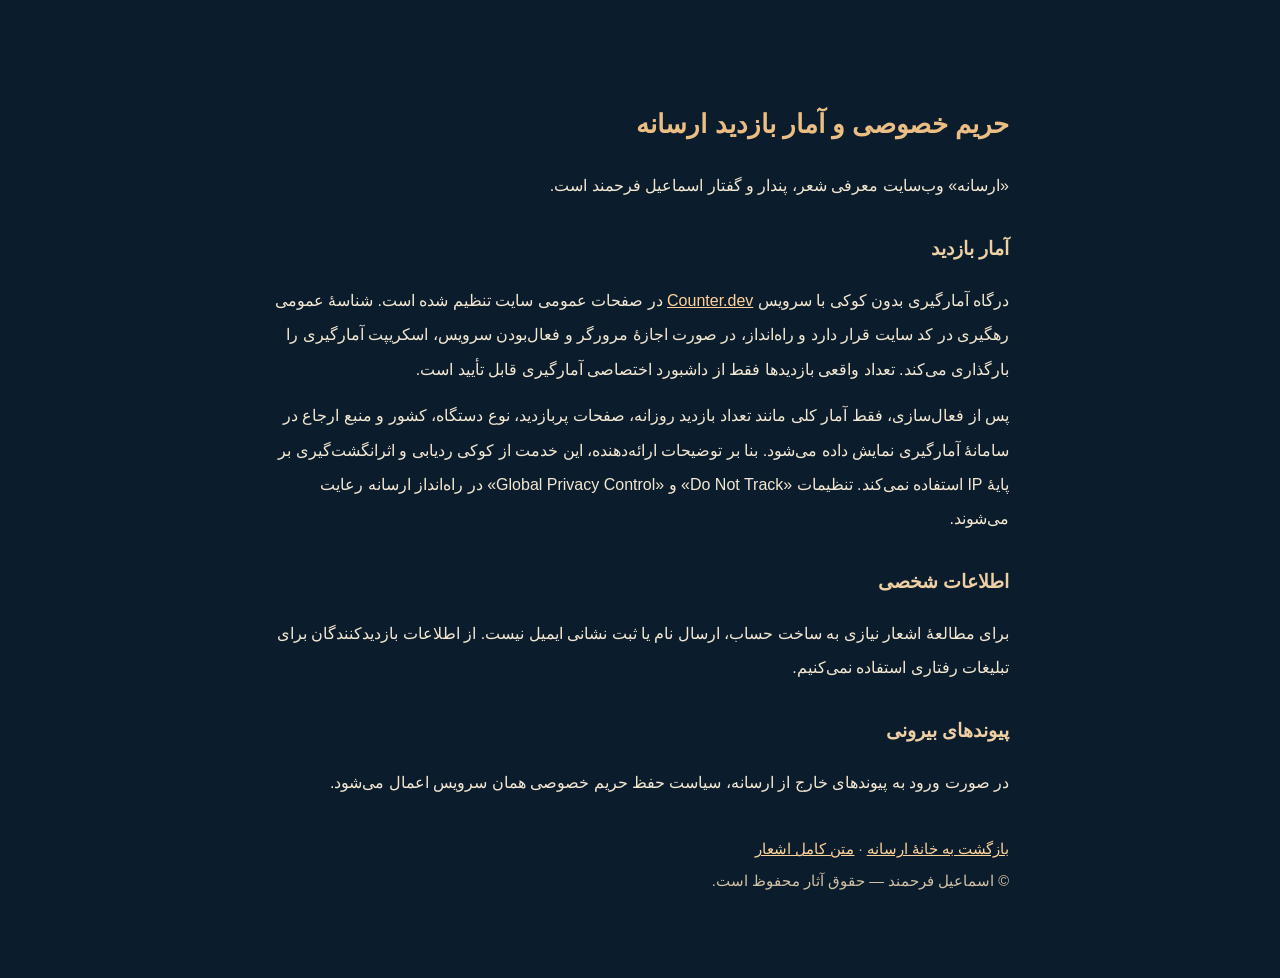
<file: privacy.html>
<!doctype html>
<html lang="fa" dir="rtl">
<head>
  <meta charset="utf-8">
  <meta name="viewport" content="width=device-width, initial-scale=1">
  <title>حریم خصوصی و آمار بازدید | ارسانه</title>
  <meta name="description" content="اطلاعات شفاف دربارهٔ حریم خصوصی و سنجش آمار بازدید سایت ارسانه.">
  <meta name="robots" content="index,follow">
  <link rel="canonical" href="https://esmaeilfarahmandp-sys.github.io/privacy.html">
  <style>
    *{box-sizing:border-box}body{margin:0;background:#0b1c2c;color:#f4e8d2;font-family:Tahoma,"Noto Naskh Arabic",sans-serif;line-height:2.15}
    main{max-width:790px;margin:60px auto;padding:20px 26px}
    h1{font-size:1.6rem;color:#ebbe83}h2{font-size:1.16rem;color:#efd0a5;margin-top:25px}
    a{color:#ffd39a}p{margin:12px 0}footer{margin-top:34px;font-size:.92rem;color:#d3c1a5}
  </style>
</head>
<body><main>
  <h1>حریم خصوصی و آمار بازدید ارسانه</h1>
  <p>«ارسانه» وب‌سایت معرفی شعر، پندار و گفتار اسماعیل فرحمند است.</p>
  <h2>آمار بازدید</h2>
  <p>درگاه آمارگیری بدون کوکی با سرویس <a href="https://counter.dev/" rel="noopener noreferrer">Counter.dev</a> در صفحات عمومی سایت تنظیم شده است. شناسهٔ عمومی رهگیری در کد سایت قرار دارد و راه‌انداز، در صورت اجازهٔ مرورگر و فعال‌بودن سرویس، اسکریپت آمارگیری را بارگذاری می‌کند. تعداد واقعی بازدیدها فقط از داشبورد اختصاصی آمارگیری قابل تأیید است.</p>
  <p>پس از فعال‌سازی، فقط آمار کلی مانند تعداد بازدید روزانه، صفحات پربازدید، نوع دستگاه، کشور و منبع ارجاع در سامانهٔ آمارگیری نمایش داده می‌شود. بنا بر توضیحات ارائه‌دهنده، این خدمت از کوکی ردیابی و اثرانگشت‌گیری بر پایهٔ IP استفاده نمی‌کند. تنظیمات «Do Not Track» و «Global Privacy Control» در راه‌انداز ارسانه رعایت می‌شوند.</p>
  <h2>اطلاعات شخصی</h2>
  <p>برای مطالعهٔ اشعار نیازی به ساخت حساب، ارسال نام یا ثبت نشانی ایمیل نیست. از اطلاعات بازدیدکنندگان برای تبلیغات رفتاری استفاده نمی‌کنیم.</p>
  <h2>پیوندهای بیرونی</h2>
  <p>در صورت ورود به پیوندهای خارج از ارسانه، سیاست حفظ حریم خصوصی همان سرویس اعمال می‌شود.</p>
  <footer><a href="index.html">بازگشت به خانهٔ ارسانه</a> · <a href="poems-text.html">متن کامل اشعار</a><br>© اسماعیل فرحمند — حقوق آثار محفوظ است.</footer>
</main></body></html>
</file>
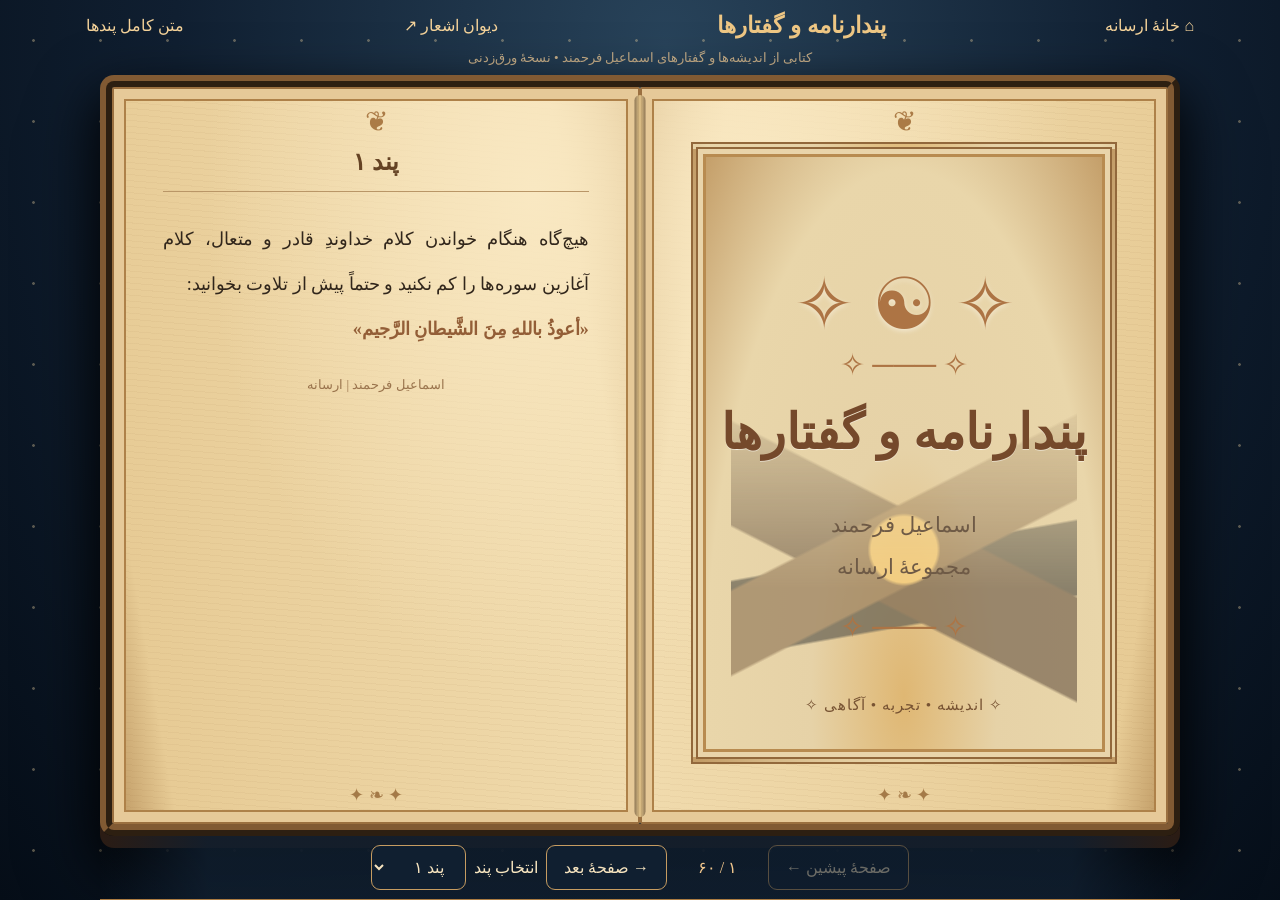
<file: sayings-book.html>
<!doctype html>
<html lang="fa" dir="rtl"><head><meta charset="utf-8"><meta name="viewport" content="width=device-width,initial-scale=1">
<title>پندارنامه و گفتارها | کتاب مصور اسماعیل فرحمند ـ ارسانه</title>
<meta name="description" content="کتاب مصور پندارنامه و گفتارها در خانهٔ پندار و گفتار ارسانه؛ ورق زدن ۵۹ پند و اندیشهٔ اسماعیل فرحمند.">
<link rel="canonical" href="https://esmaeilfarahmandp-sys.github.io/sayings-book.html">
<meta name="author" content="اسماعیل فرحمند"><meta name="robots" content="index,follow"><meta property="og:type" content="book"><meta property="og:title" content="پندارنامه و گفتارها | اسماعیل فرحمند"><meta property="og:locale" content="fa_IR"><meta property="og:site_name" content="ارسانه"><script type="application/ld+json">{"@context":"https://schema.org","@type":"Book","name":"پندارنامه و گفتارها","author":{"@id":"https://esmaeilfarahmandp-sys.github.io/#author"},"inLanguage":"fa-IR","url":"https://esmaeilfarahmandp-sys.github.io/sayings-book.html"}</script><style>
:root{--gold:#d4a55d;--ink:#27323c;--cream:#f6e8c7}
*{box-sizing:border-box}
body{margin:0;min-height:100dvh;background:radial-gradient(ellipse at 50% 10%,#28465a,#071521 75%);color:#f9e7c1;font-family:Tahoma,"Noto Naskh Arabic",serif;display:flex;flex-direction:column;align-items:center}
header{width:min(1120px,96vw);display:flex;align-items:center;justify-content:space-between;gap:12px;padding:16px 6px}
a{color:#f5d39a}header a{text-decoration:none}header strong{font-size:clamp(15px,2vw,23px);color:#efc784}
.sub{text-align:center;color:#c8af89;margin:0 0 12px;font-size:13px}
.book{position:relative;width:min(1080px,95vw);min-height:min(70vh,730px);display:grid;grid-template-columns:1fr 1fr;direction:rtl;filter:drop-shadow(0 22px 30px #0009);perspective:1600px}
.book:after{content:"";position:absolute;top:1%;bottom:1%;right:50%;width:11px;transform:translateX(50%);background:linear-gradient(90deg,#59452d9c,#e3c58b,#5a442b9c);border-radius:10px;z-index:2;pointer-events:none}
.page{background:linear-gradient(115deg,#e9d5a9,#fbf0d5 18%,#f7e7c4 84%,#ddc397);color:var(--ink);border:11px solid #704b2d;border-radius:10px 3px 3px 10px;min-height:540px;position:relative;padding:55px clamp(20px,4vw,55px) 60px;box-shadow:inset 0 0 0 2px #d7b47c,inset 0 0 0 12px #f7e8c9;overflow:auto;max-height:66vh}
.page.left{border-radius:3px 10px 10px 3px;background:linear-gradient(95deg,#e3c99b,#fbf0d5 22%,#f7e7c4 90%,#d4b587)}
.page:before{content:"❦";position:absolute;top:18px;left:0;right:0;text-align:center;font-size:28px;color:#ab7b46}
.page:after{content:"✦  ❧  ✦";position:absolute;bottom:18px;left:0;right:0;text-align:center;color:#a47a48;font-size:18px}
.page h2{text-align:center;color:#81502f;font-size:clamp(17px,2vw,24px);border-bottom:1px solid #b99667;padding-bottom:15px;margin:6px 0 25px}
.prose{line-height:2.5;font-size:clamp(14px,1.45vw,18px);white-space:normal;text-align:justify;overflow-wrap:anywhere}
.prose strong{color:#935e37}.page small{display:block;text-align:center;color:#9a744d;margin-top:25px}
.cover{text-align:center;display:flex;flex-direction:column;align-items:center;justify-content:center;min-height:470px;border:2px solid #b99766;padding:22px;background:radial-gradient(circle,#fff4d8,#eed6a8)}
.cover .emblem{font-size:72px;color:#ad7444}.cover h1{font-size:clamp(27px,4vw,48px);color:#75492b;margin:22px 0}.cover p{font-size:19px;color:#6e5a46;line-height:2}.cover .orn{font-size:30px;color:#ad7444}
.controls{width:min(1080px,95vw);display:flex;flex-wrap:nowrap;justify-content:center;align-items:center;gap:8px;padding:10px 0 15px}
button,select{font:inherit;border:1px solid #bd9153;border-radius:9px;background:#173348;color:#f7e4bf;padding:12px 17px;cursor:pointer}button:hover{background:#2c4b5e}button:disabled{opacity:.4;cursor:default}select{max-width:245px}#counter{min-width:85px;text-align:center;color:#f0c68d}
@media(max-width:750px){.book{display:block;min-height:0;width:min(570px,96vw)}.book:after,.page.left{display:none}.page{min-height:55vh;max-height:60vh;padding:46px 27px 55px;border-radius:10px}.cover{min-height:49vh}.controls{gap:5px;width:98vw}button,select{padding:9px 7px;font-size:12px;white-space:nowrap}.controls label{display:none}.controls select{min-width:0;max-width:95px;font-size:12px}#counter{min-width:45px;font-size:12px}.sub{padding:0 12px}}
/* Responsive book: use the actual visible browser viewport, not fixed physical centimeters. */
html{height:100%}
body{height:100vh;height:100dvh;min-height:0;overflow:hidden}
header{flex:0 0 auto;padding:clamp(7px,1.3dvh,14px) 6px}
.sub{flex:0 0 auto;margin:0 0 clamp(5px,1dvh,11px)}
.book{flex:1 1 auto;min-height:0;height:auto;max-height:none;overflow:hidden}
.page{height:100%;min-height:0;max-height:none;overflow-y:auto;overscroll-behavior:contain}
.cover{min-height:100%;height:100%;padding:clamp(10px,2dvh,22px)}
.controls{flex:0 0 auto;padding:clamp(6px,1dvh,11px) 0;min-height:0}
@media(max-width:750px){
 .book{min-height:0;height:auto;max-height:none}
 .page{height:100%;min-height:0;max-height:none;padding:clamp(34px,6dvh,55px) 24px 50px}
 .cover{min-height:100%;height:100%}
 .controls{width:min(570px,98vw);display:grid;grid-template-columns:minmax(0,1fr) auto minmax(0,1fr) minmax(0,1fr);gap:5px}
 .controls button,.controls select{width:100%;min-width:0;max-width:none;font-size:clamp(10px,2.7vw,13px);padding:9px 3px}
 .controls label{display:none}
 #counter{min-width:0;white-space:nowrap}
}
@media(max-height:540px){header{padding:5px}.sub{margin-bottom:3px}.page{padding-top:32px;padding-bottom:32px}.controls{padding:4px 0}.cover .emblem{font-size:40px}.cover h1{margin:8px 0}}

/* Philosophical library edition: responsive to visual viewport and device orientation. */
:root{--paper:#dfc28e;--paperlight:#f1dbad;--night:#071420}
html{height:100%}
body{height:100vh;height:100dvh;min-height:0;overflow:hidden;background:radial-gradient(ellipse at 52% 5%,#28435a 0%,#101f31 52%,#050d17 100%)}
body:before{content:"";position:fixed;inset:0;pointer-events:none;opacity:.35;background-image:radial-gradient(#f4d9a5 1px,transparent 1.5px);background-size:67px 81px}
header,.sub,.book,.controls{position:relative;z-index:1}
.book{border:clamp(4px,1vw,12px) ridge #815a33;border-radius:14px;box-shadow:0 12px 0 #2b1c14,0 22px 45px #0009;min-height:0}
.page,.page.left{border:0;border-radius:2px;background-color:var(--paper);background-image:radial-gradient(ellipse at 20% 14%,#f9e8c2 0%,transparent 55%),repeating-linear-gradient(5deg,#74451b0b 0px,#74451b0b 1px,transparent 1px,transparent 6px),linear-gradient(100deg,#c7a46f,#f1dcaf 14%,#e7cb95 90%,#bb955f);box-shadow:inset 0 0 0 2px #9b7040,inset 0 0 0 12px #e6c998,inset 0 0 0 14px #ae8149;scrollbar-color:#ab8053 transparent}
.page.left{background-image:radial-gradient(ellipse at 80% 14%,#f9e8c2 0%,transparent 55%),repeating-linear-gradient(5deg,#74451b0b 0px,#74451b0b 1px,transparent 1px,transparent 6px),linear-gradient(260deg,#c7a46f,#f1dcaf 14%,#e7cb95 90%,#bb955f)}
.page h2{font-weight:700;color:#654324}
.prose{color:#31261b}
.cover{position:relative;isolation:isolate;overflow:hidden;background:radial-gradient(ellipse at 50% 90%,#dfb773 0%,#e6d2a7 32%,#e9d6aa 68%,#c19a64 100%);border:double 7px #92683b;box-shadow:inset 0 0 0 5px #e9d4aa,inset 0 0 0 8px #b88b50}
.cover:before{content:"";position:absolute;inset:13% 8% 8%;z-index:-1;opacity:.75;background:radial-gradient(circle at 50% 67%,#f9d17e 0 9%,transparent 10%),linear-gradient(153deg,transparent 55%,#9d8463 55.5% 68%,transparent 68.5%),linear-gradient(207deg,transparent 56%,#806d57 56.5% 72%,transparent 72.5%),linear-gradient(170deg,transparent 65%,#6c6657 65.5% 79%,transparent 79.5%);mask-image:linear-gradient(to bottom,transparent 30%,#000 75%)}
.cover:after{content:"✧  اندیشه • تجربه • آگاهی  ✧";position:absolute;bottom:7%;color:#775333;font-size:clamp(10px,1.2vw,16px);letter-spacing:1px}
.cover .emblem{font-size:clamp(46px,8dvh,90px);text-shadow:0 2px 5px #fff7}
.cover h1{font-size:clamp(24px,3.8vw,49px);text-shadow:0 1px #fff7}
.cover p{font-size:clamp(14px,1.7vw,21px)}
.controls{background:linear-gradient(90deg,transparent,#101e2ed9 10%,#101e2ed9 90%,transparent);border-bottom:1px solid #ac7c42}
.controls button,.controls select{background:#101f30;border-color:#c69c61}
@media(max-width:750px){
 .book{width:min(570px,97vw);border-width:5px}
 .page{padding:clamp(36px,6dvh,55px) clamp(17px,5vw,27px) 48px}
 .cover:after{bottom:5%}
}
@media(max-height:450px){.sub{display:none}.cover:after{display:none}.cover .emblem{font-size:30px}}

@media(prefers-reduced-motion:no-preference){.page{animation:turn .32s ease-out}@keyframes turn{from{opacity:.5;transform:rotateY(-5deg)}to{opacity:1;transform:rotateY(0)}}}
</style><link rel="alternate" type="application/rss+xml" title="تازه‌های ارسانه" href="feed.xml">
<script src="assets/arsaneh-analytics.js" defer></script>
</head><body>
<header><a href="index.html">⌂ خانهٔ ارسانه</a><strong>پندارنامه و گفتارها</strong><a href="poems.html">دیوان اشعار ↗</a><a href="sayings-text.html">متن کامل پندها</a></header>
<p class="sub">کتابی از اندیشه‌ها و گفتارهای اسماعیل فرحمند • نسخهٔ ورق‌زدنی</p>
<main class="book" aria-label="کتاب پندار و گفتار">
<section class="page right" id="right" aria-live="polite"></section><section class="page left" id="left"></section>
</main>
<div class="controls">
<button id="prev" type="button">صفحهٔ پیشین ←</button>
<span id="counter">…</span>
<button id="next" type="button">→ صفحهٔ بعد</button>
<label for="pick">انتخاب پند</label><select id="pick" aria-label="انتخاب پند"></select>
</div>
<script src="assets/arsaneh-sayings-data.js"></script>
<script>
const sayings=window.ARSANEH_SAYINGS||[];
const fa=n=>new Intl.NumberFormat("fa-IR").format(n);
const items=[{cover:true},...sayings.map((html,i)=>({html,n:i+1}))];
const right=document.getElementById("right"),left=document.getElementById("left"),counter=document.getElementById("counter"),pick=document.getElementById("pick");
const mobile=()=>window.matchMedia("(max-width:750px)").matches;
let index=0;
sayings.forEach((_,i)=>{const opt=document.createElement("option");opt.value=i+1;opt.textContent="پند "+fa(i+1);pick.append(opt)});
function page(el,item){if(!item){el.innerHTML="";return}el.innerHTML=item.cover?'<div class="cover"><div class="emblem">✧ ☯ ✧</div><div class="orn">✧ ─── ✧</div><h1>پندارنامه و گفتارها</h1><p>اسماعیل فرحمند<br>مجموعهٔ ارسانه</p><div class="orn">✧ ─── ✧</div></div>':('<h2>پند '+fa(item.n)+'</h2><div class="prose">'+item.html.replace(/^<strong>[^<]*<\/strong><br>/,"")+'</div><small>اسماعیل فرحمند | ارسانه</small>');el.scrollTop=0}
function render(){const m=mobile();index=Math.max(0,Math.min(index,items.length-1));if(!m)index=Math.floor(index/2)*2;page(right,items[index]);page(left,m?null:items[index+1]);counter.textContent=fa(index+1)+" / "+fa(items.length);document.getElementById("prev").disabled=index===0;document.getElementById("next").disabled=index+(m?1:2)>=items.length;pick.value=String(Math.min(items.length-1,Math.max(1,index)));left.hidden=m}
document.getElementById("next").onclick=()=>{index+=mobile()?1:2;render()};
document.getElementById("prev").onclick=()=>{index-=mobile()?1:2;render()};
pick.onchange=e=>{index=Number(e.target.value);render()};
window.addEventListener("resize",render);
window.addEventListener("keydown",e=>{if(e.key==="ArrowLeft")document.getElementById("next").click();if(e.key==="ArrowRight")document.getElementById("prev").click()});
render();
</script></body></html>
</file>
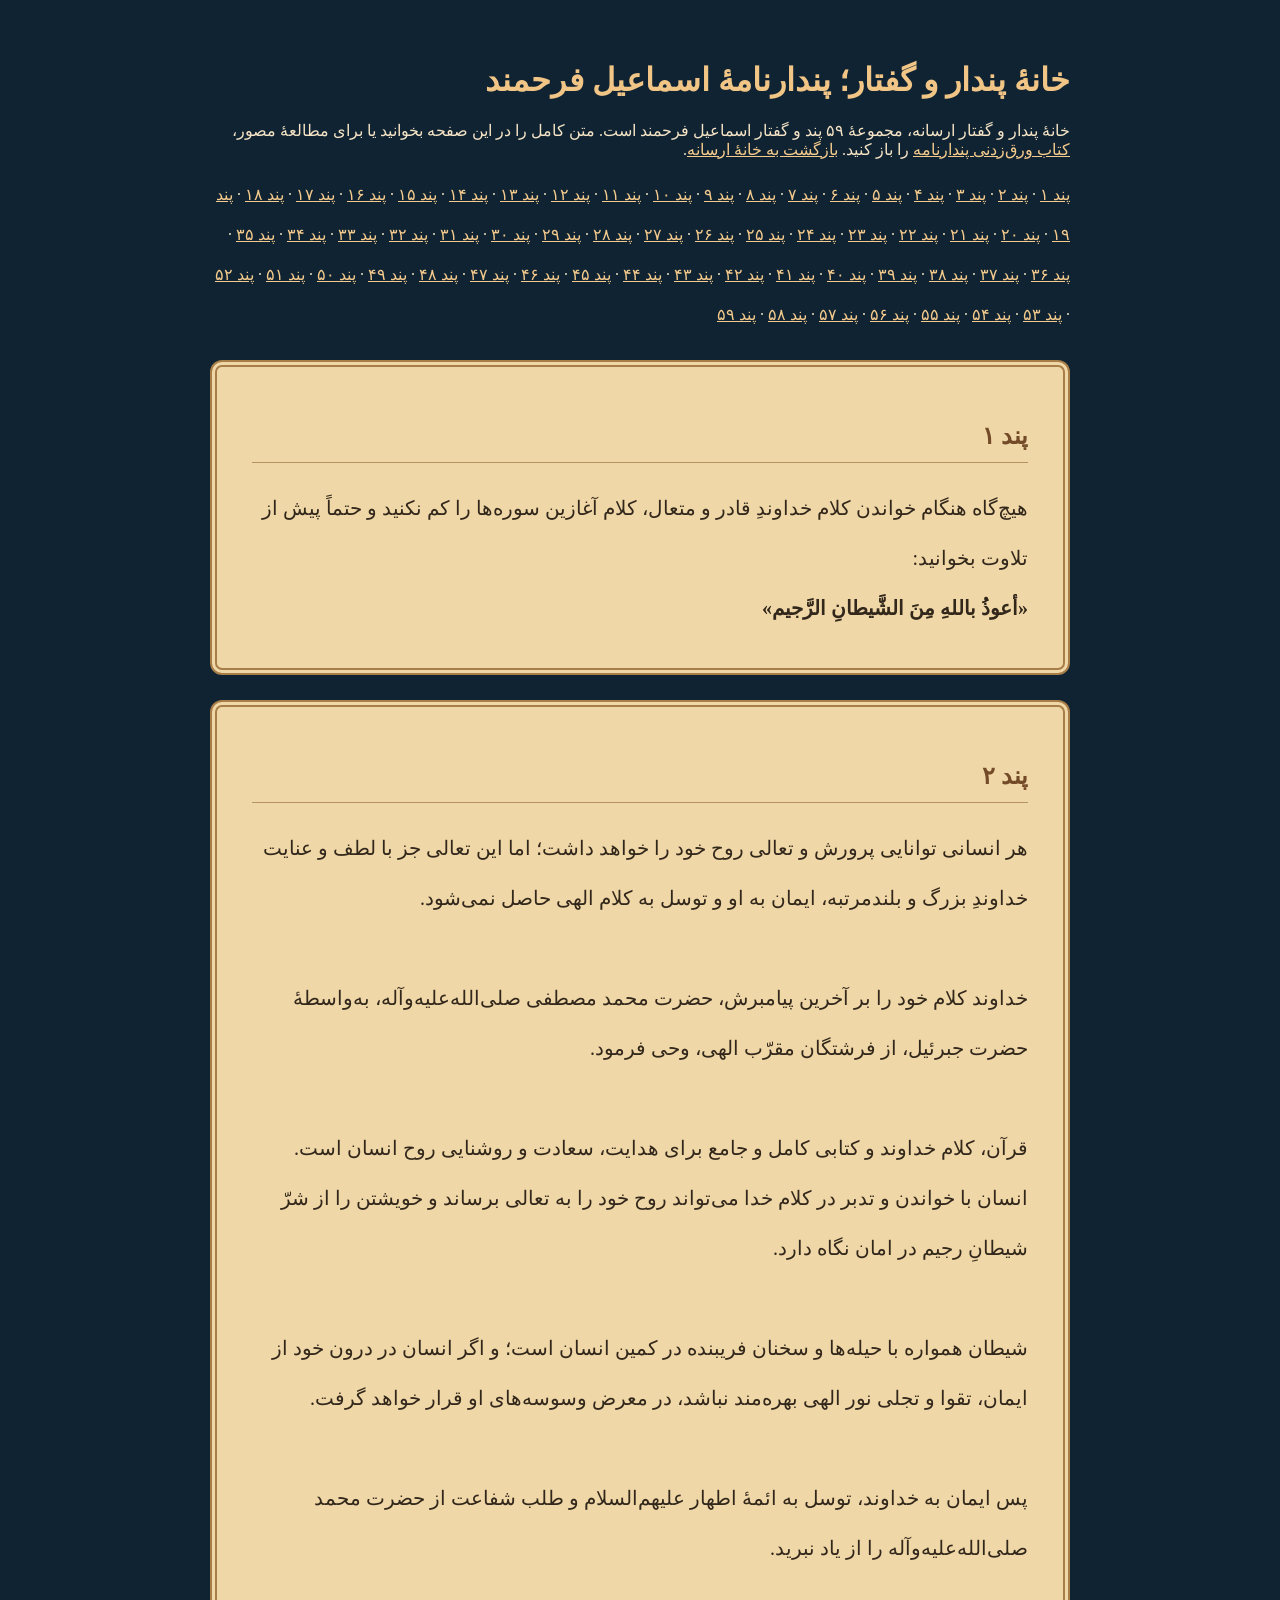
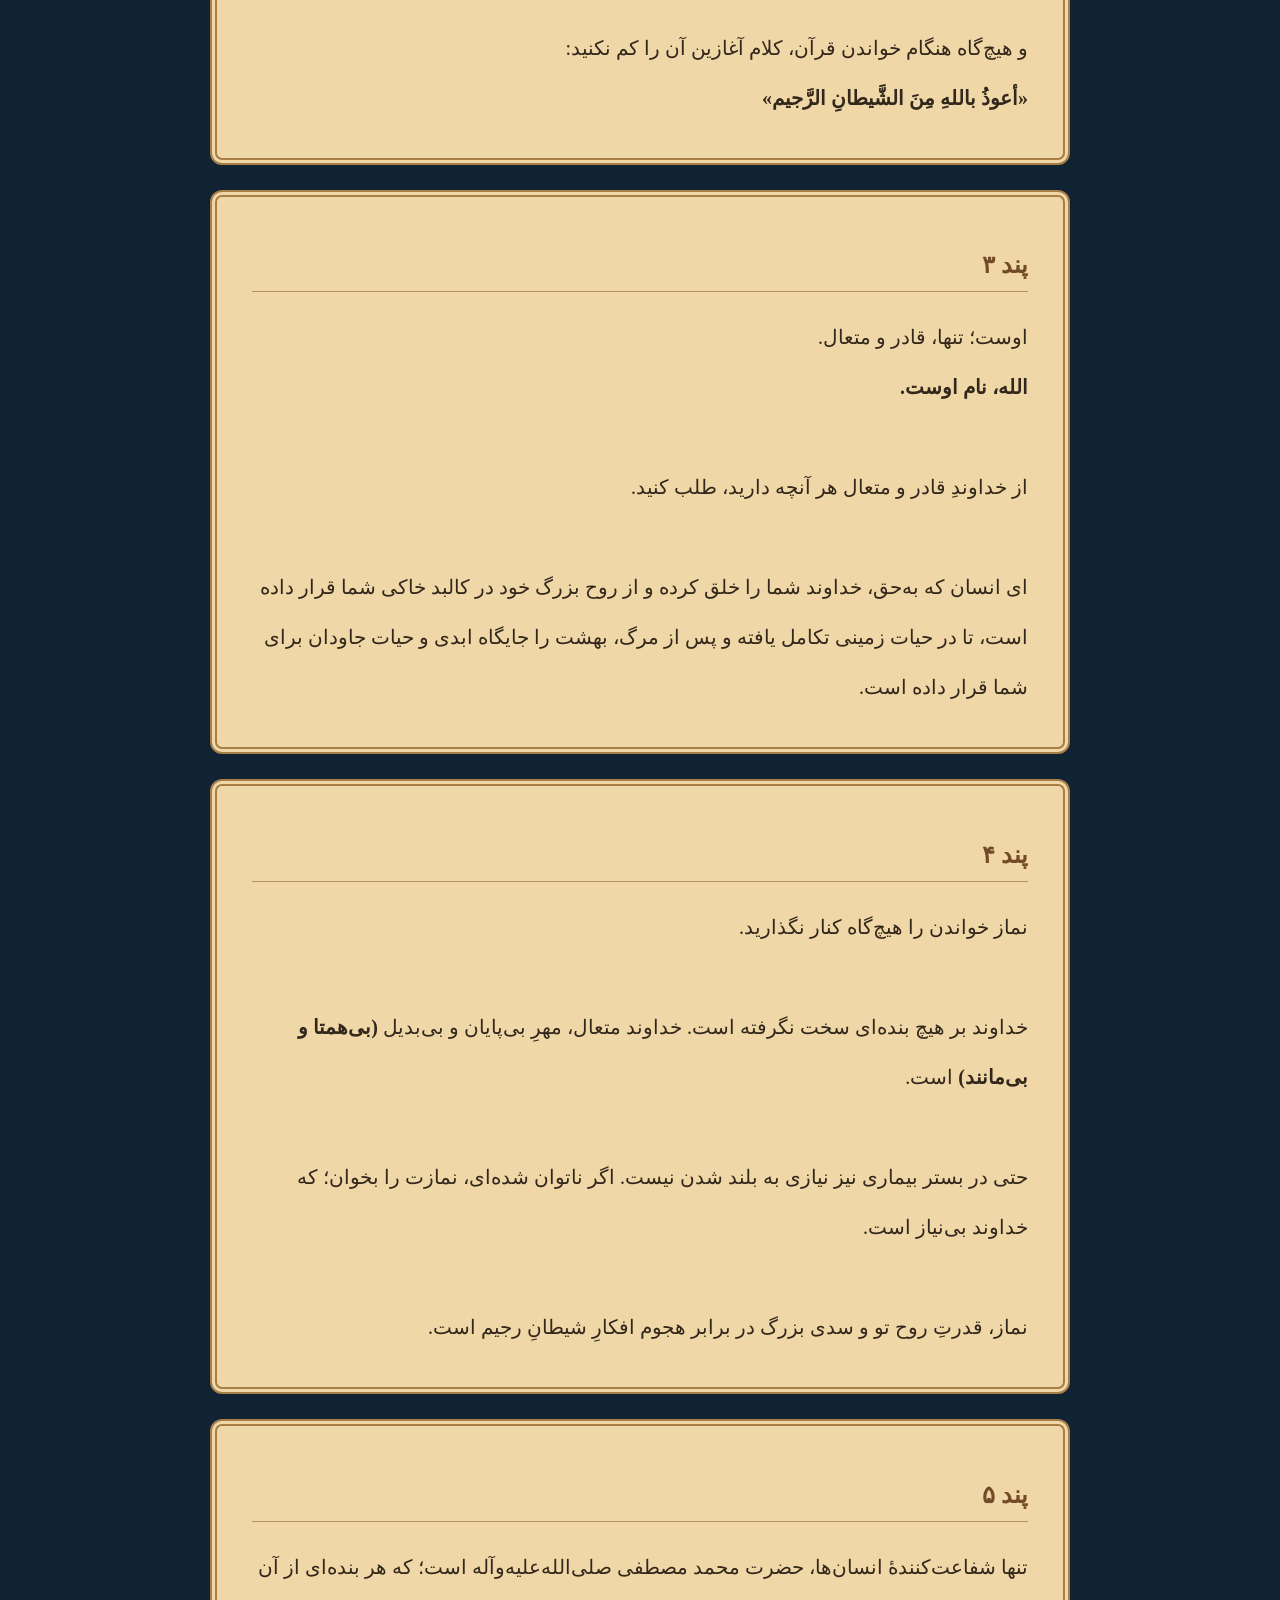
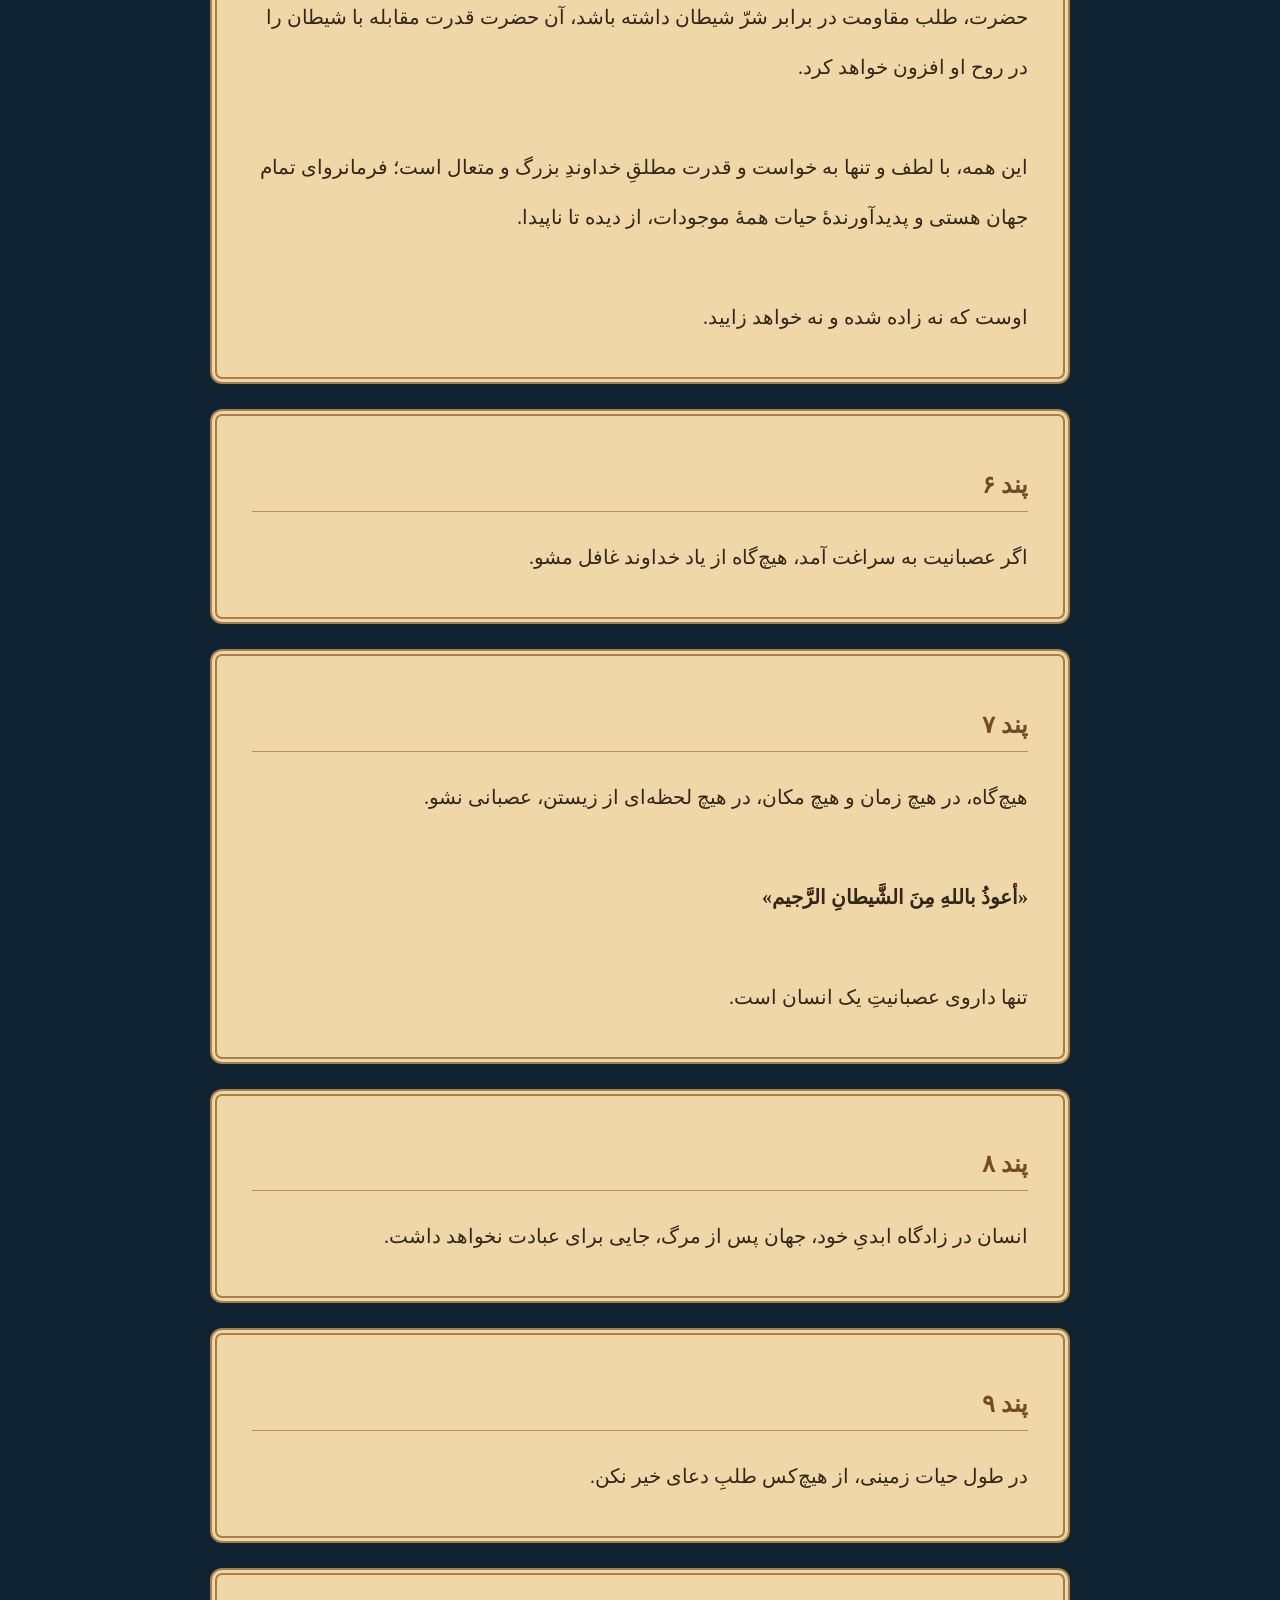
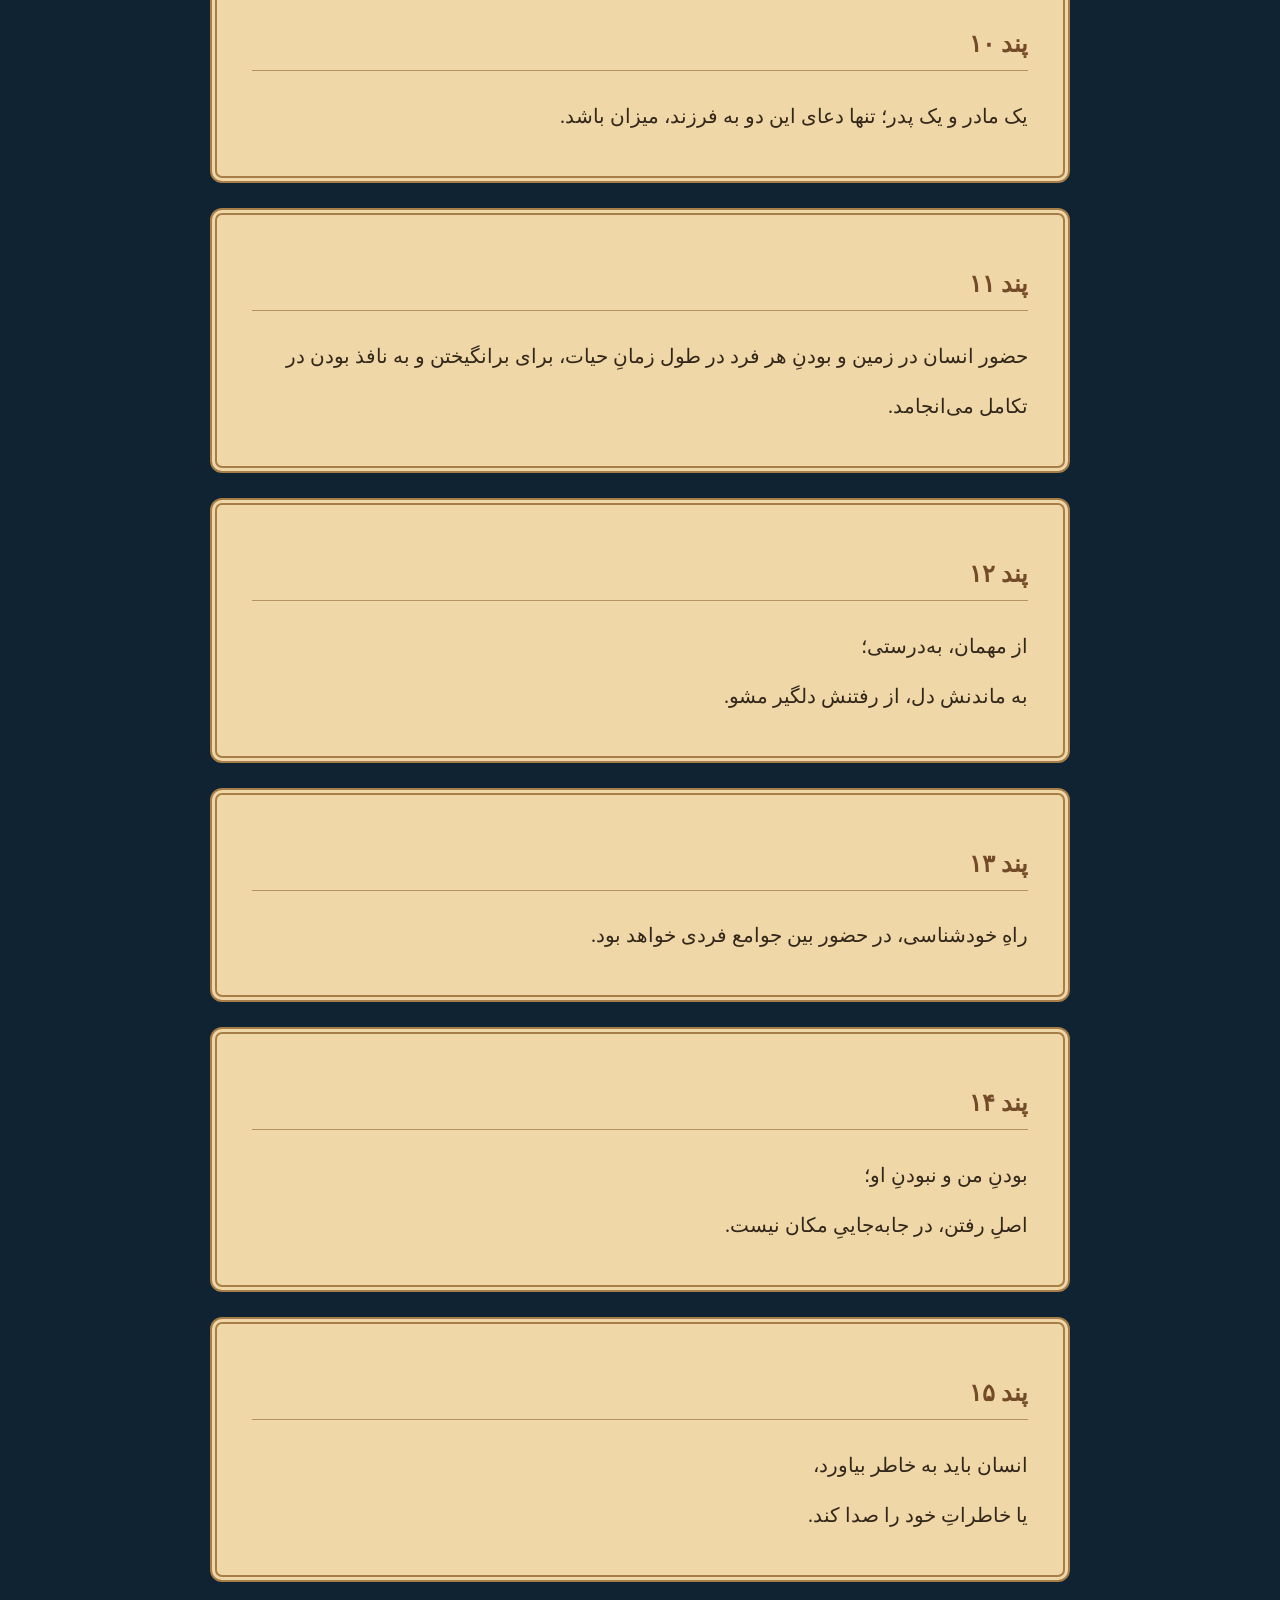
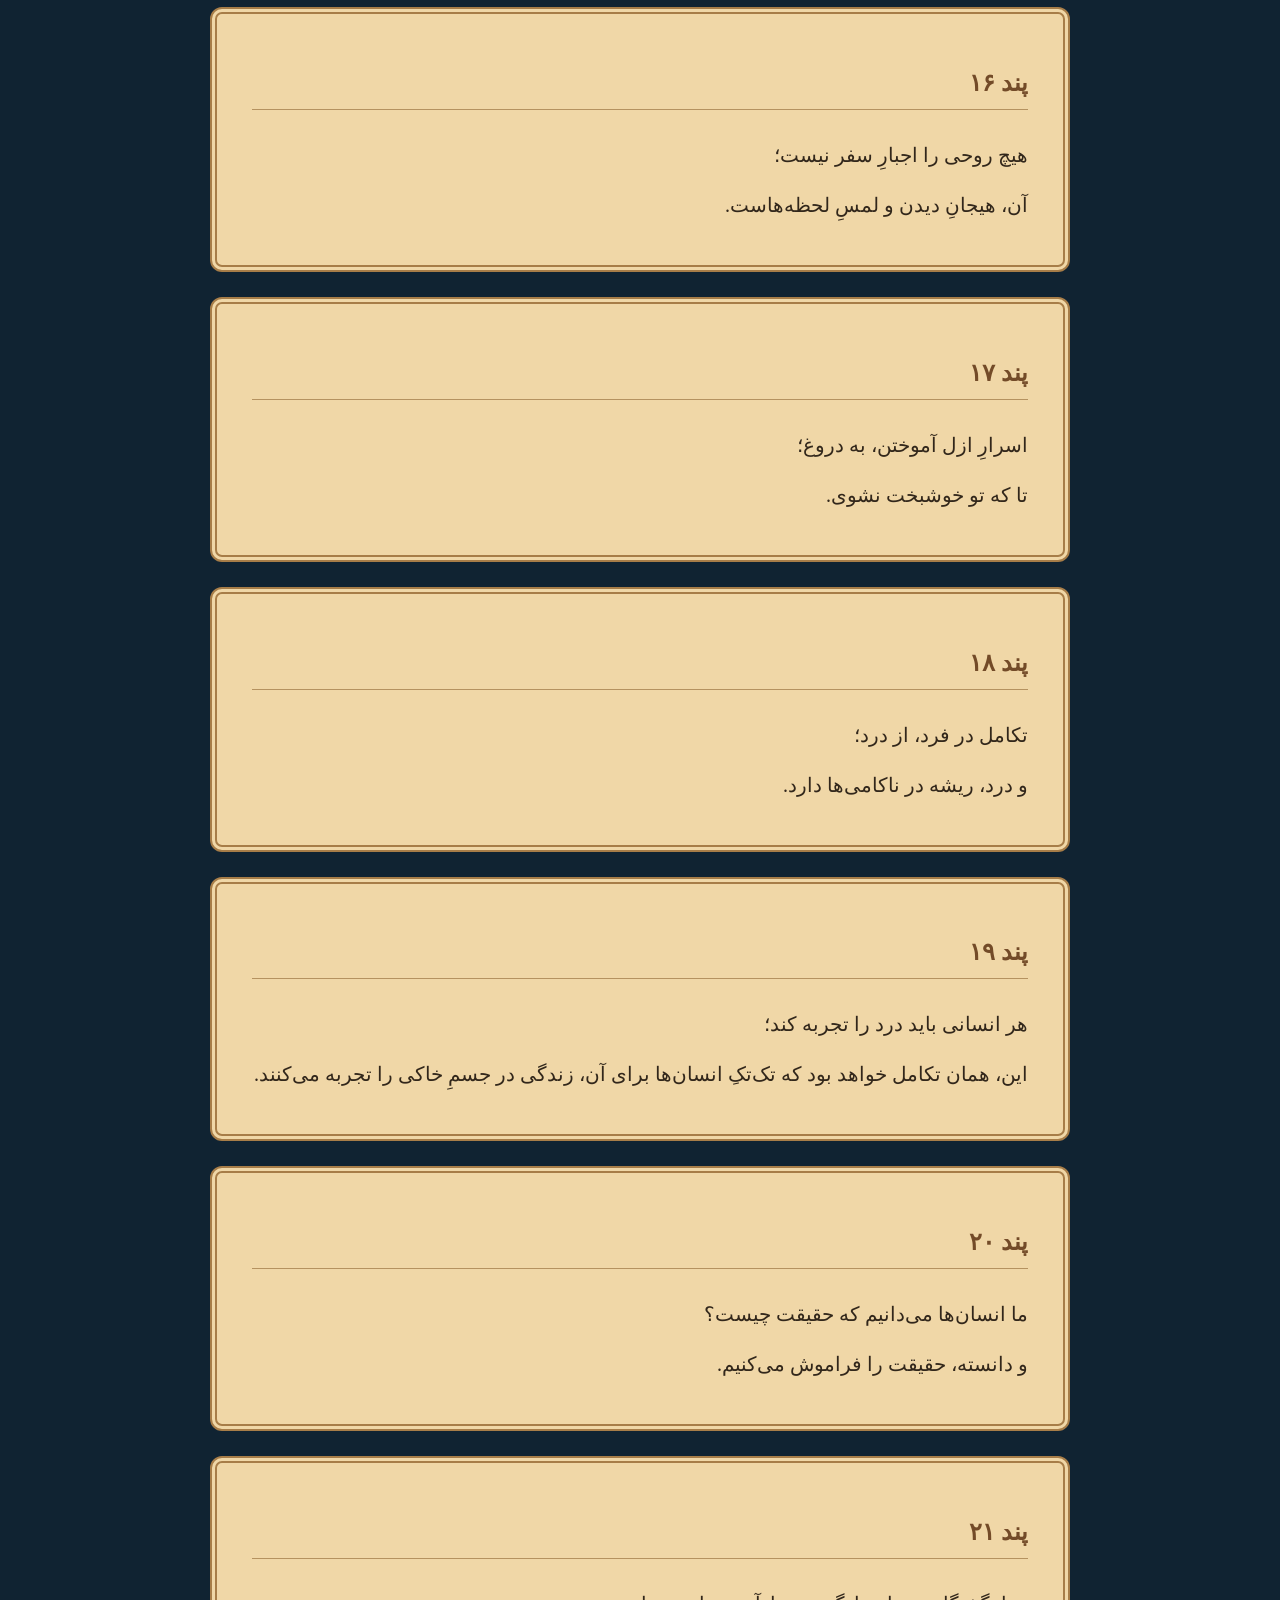
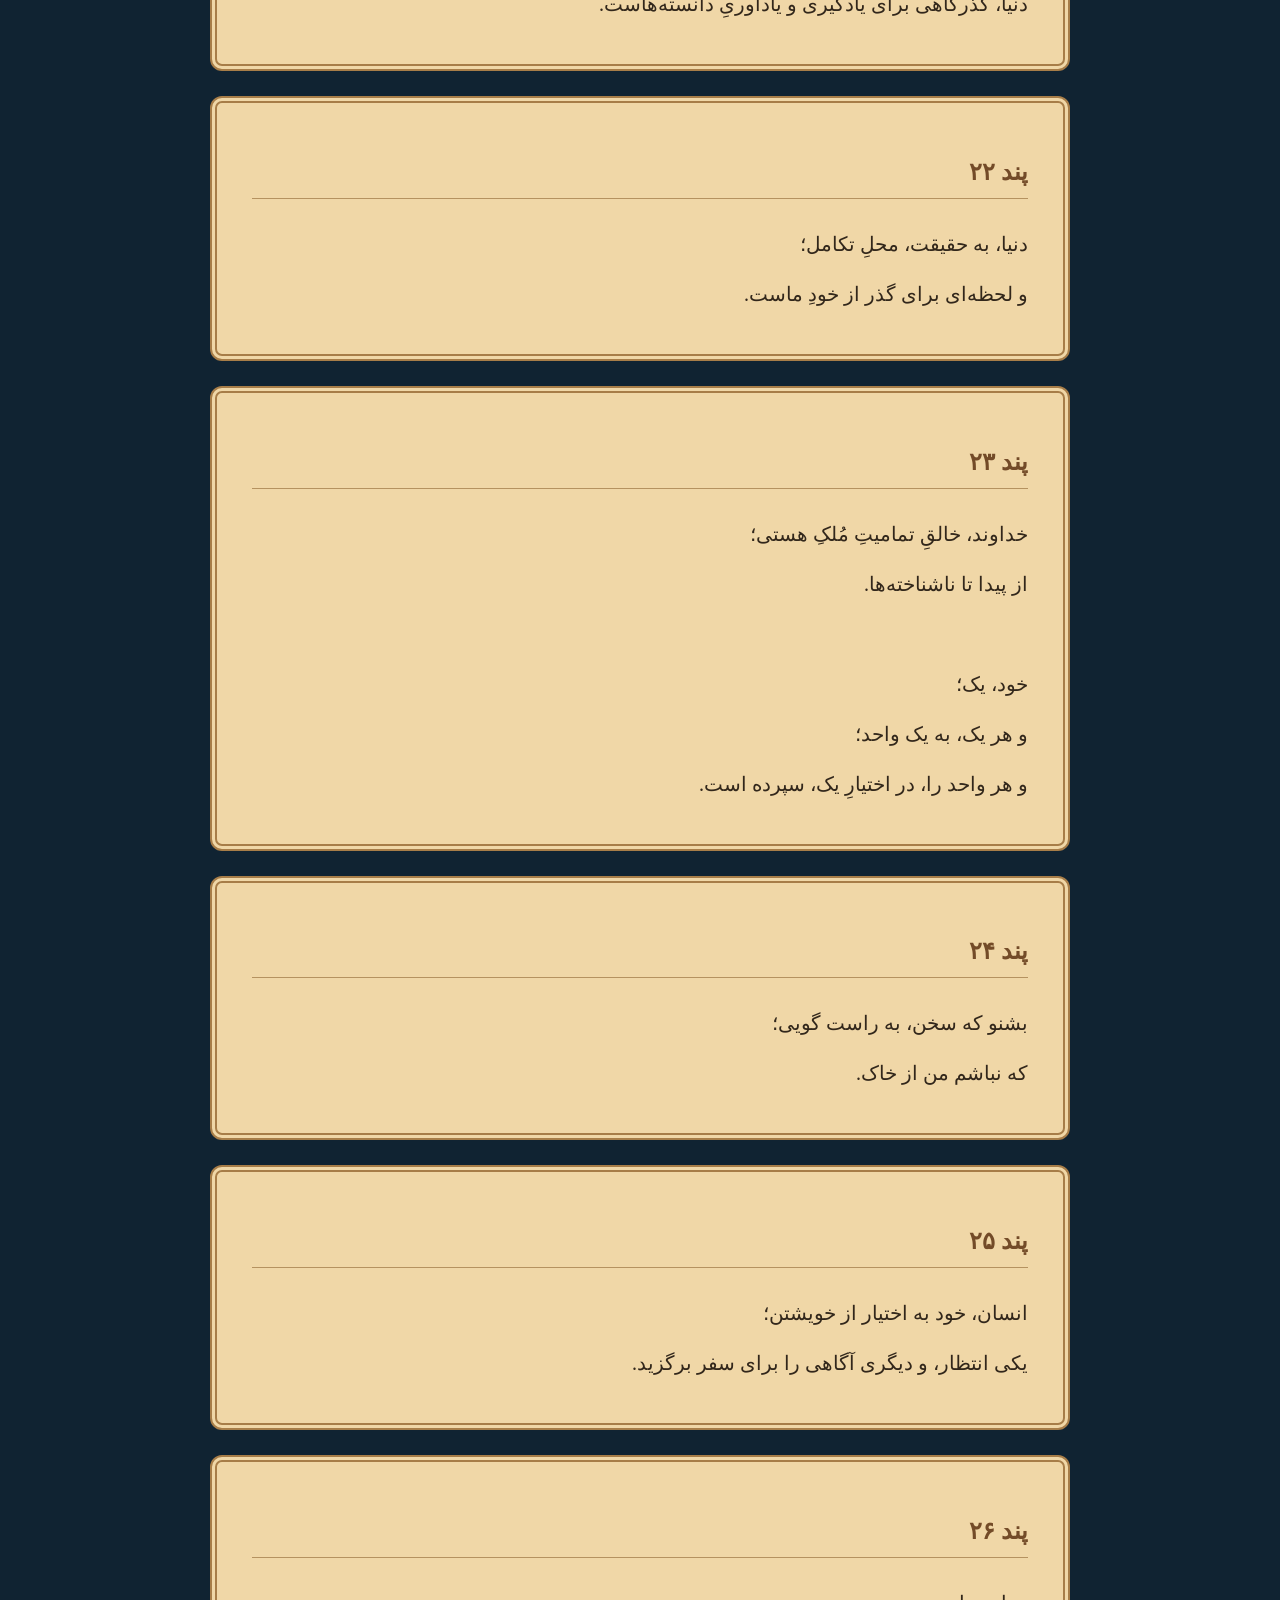
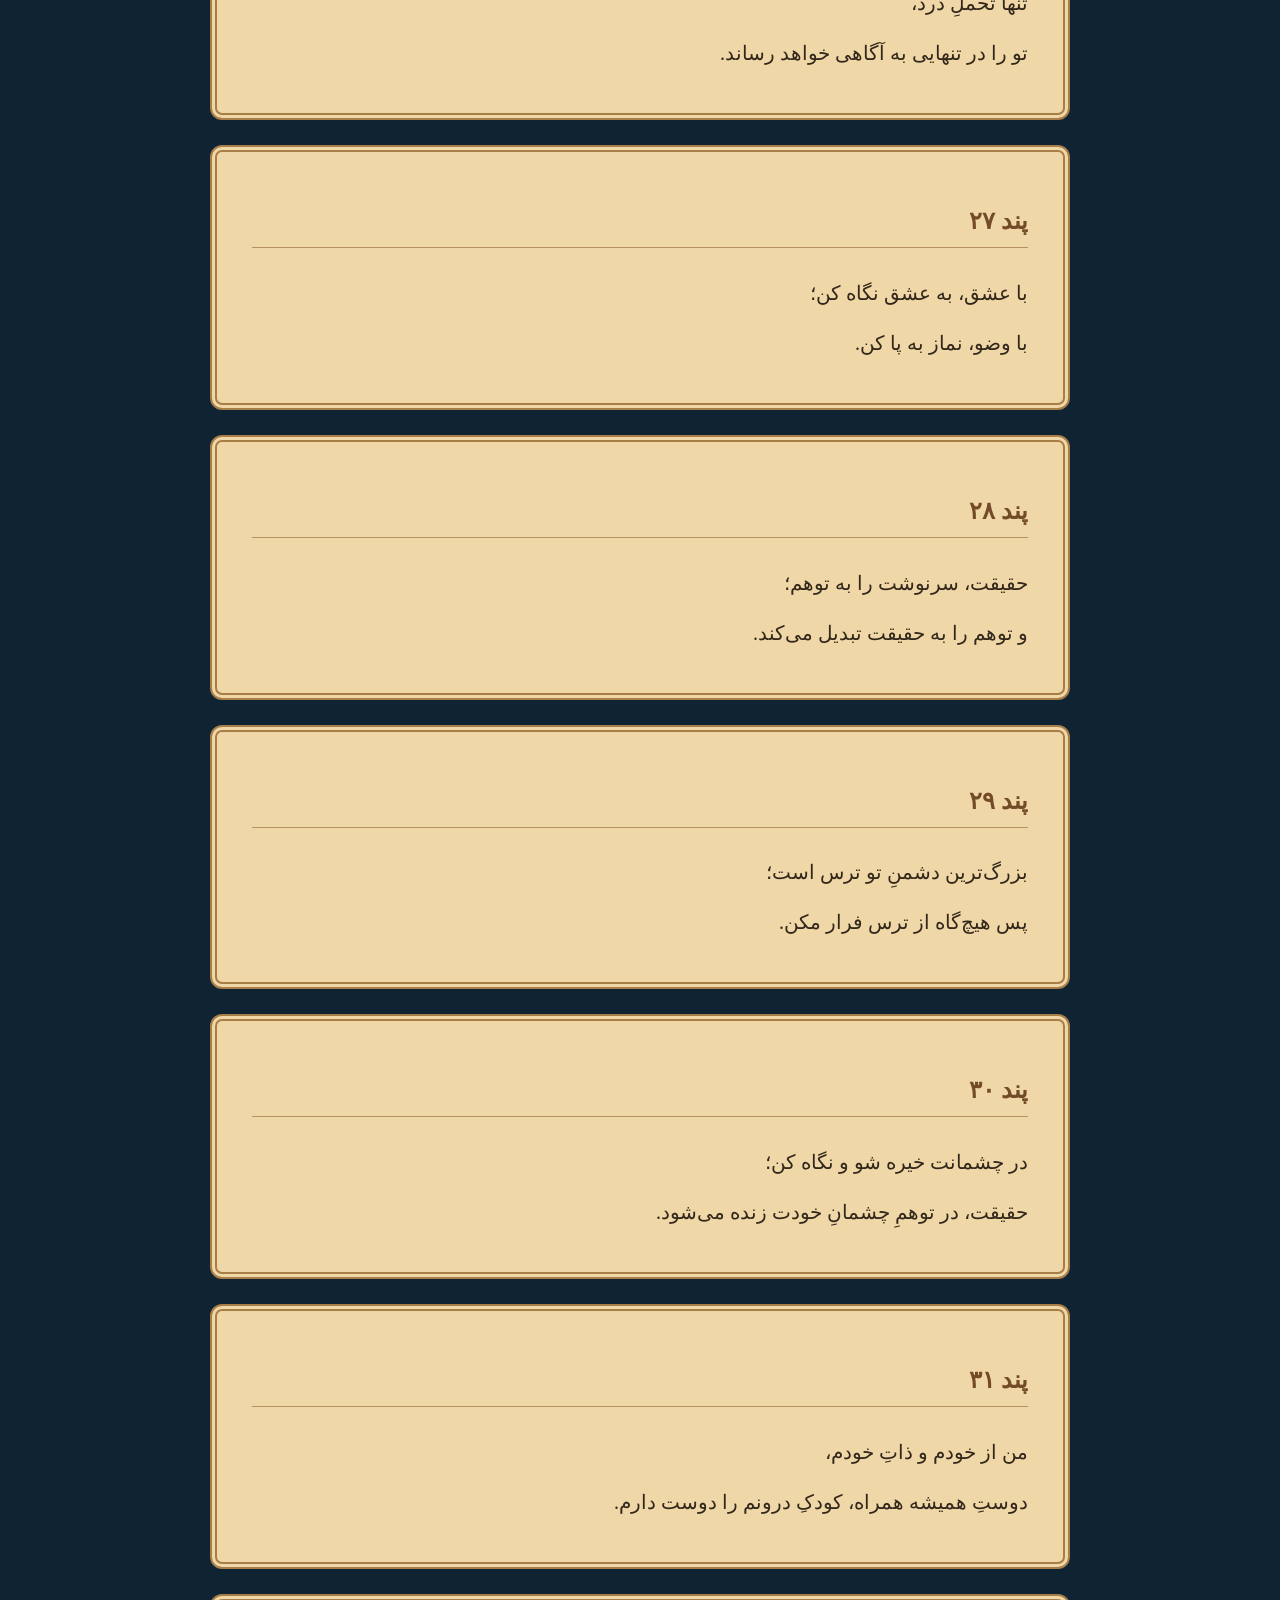
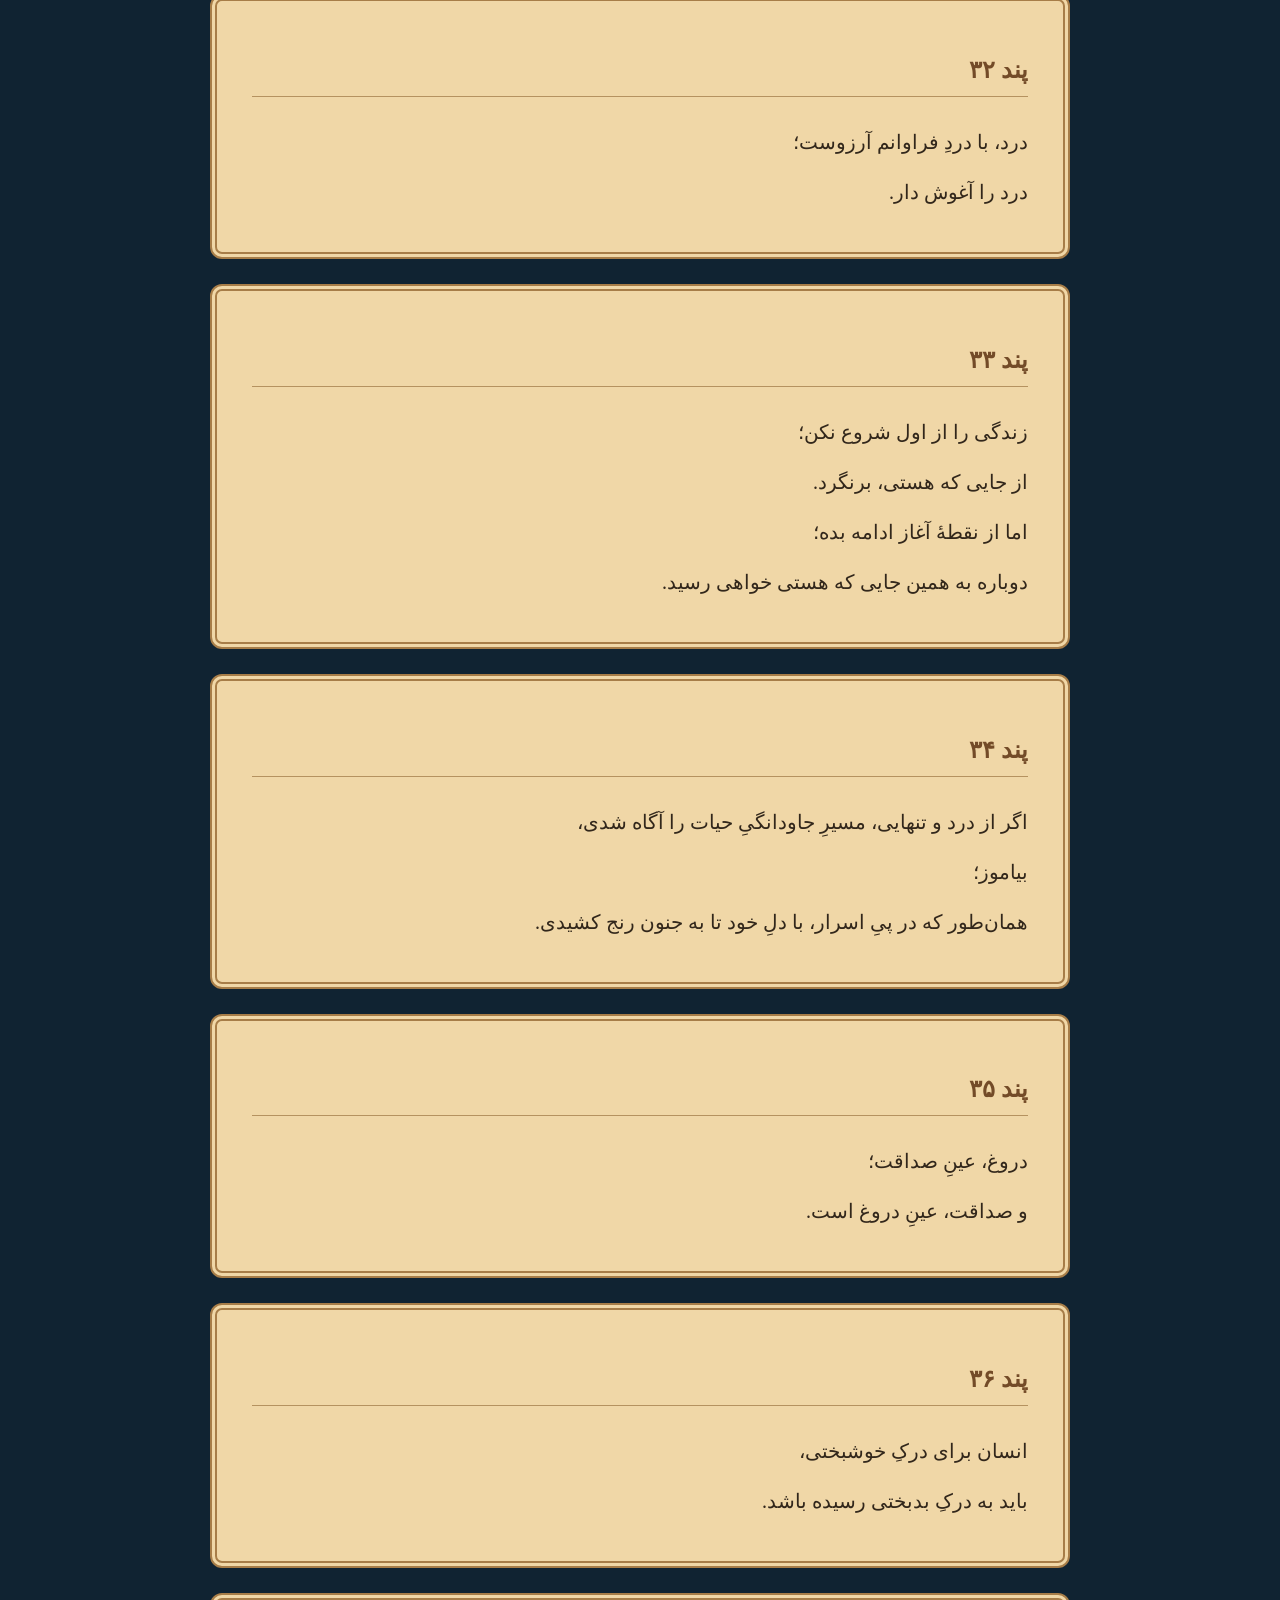
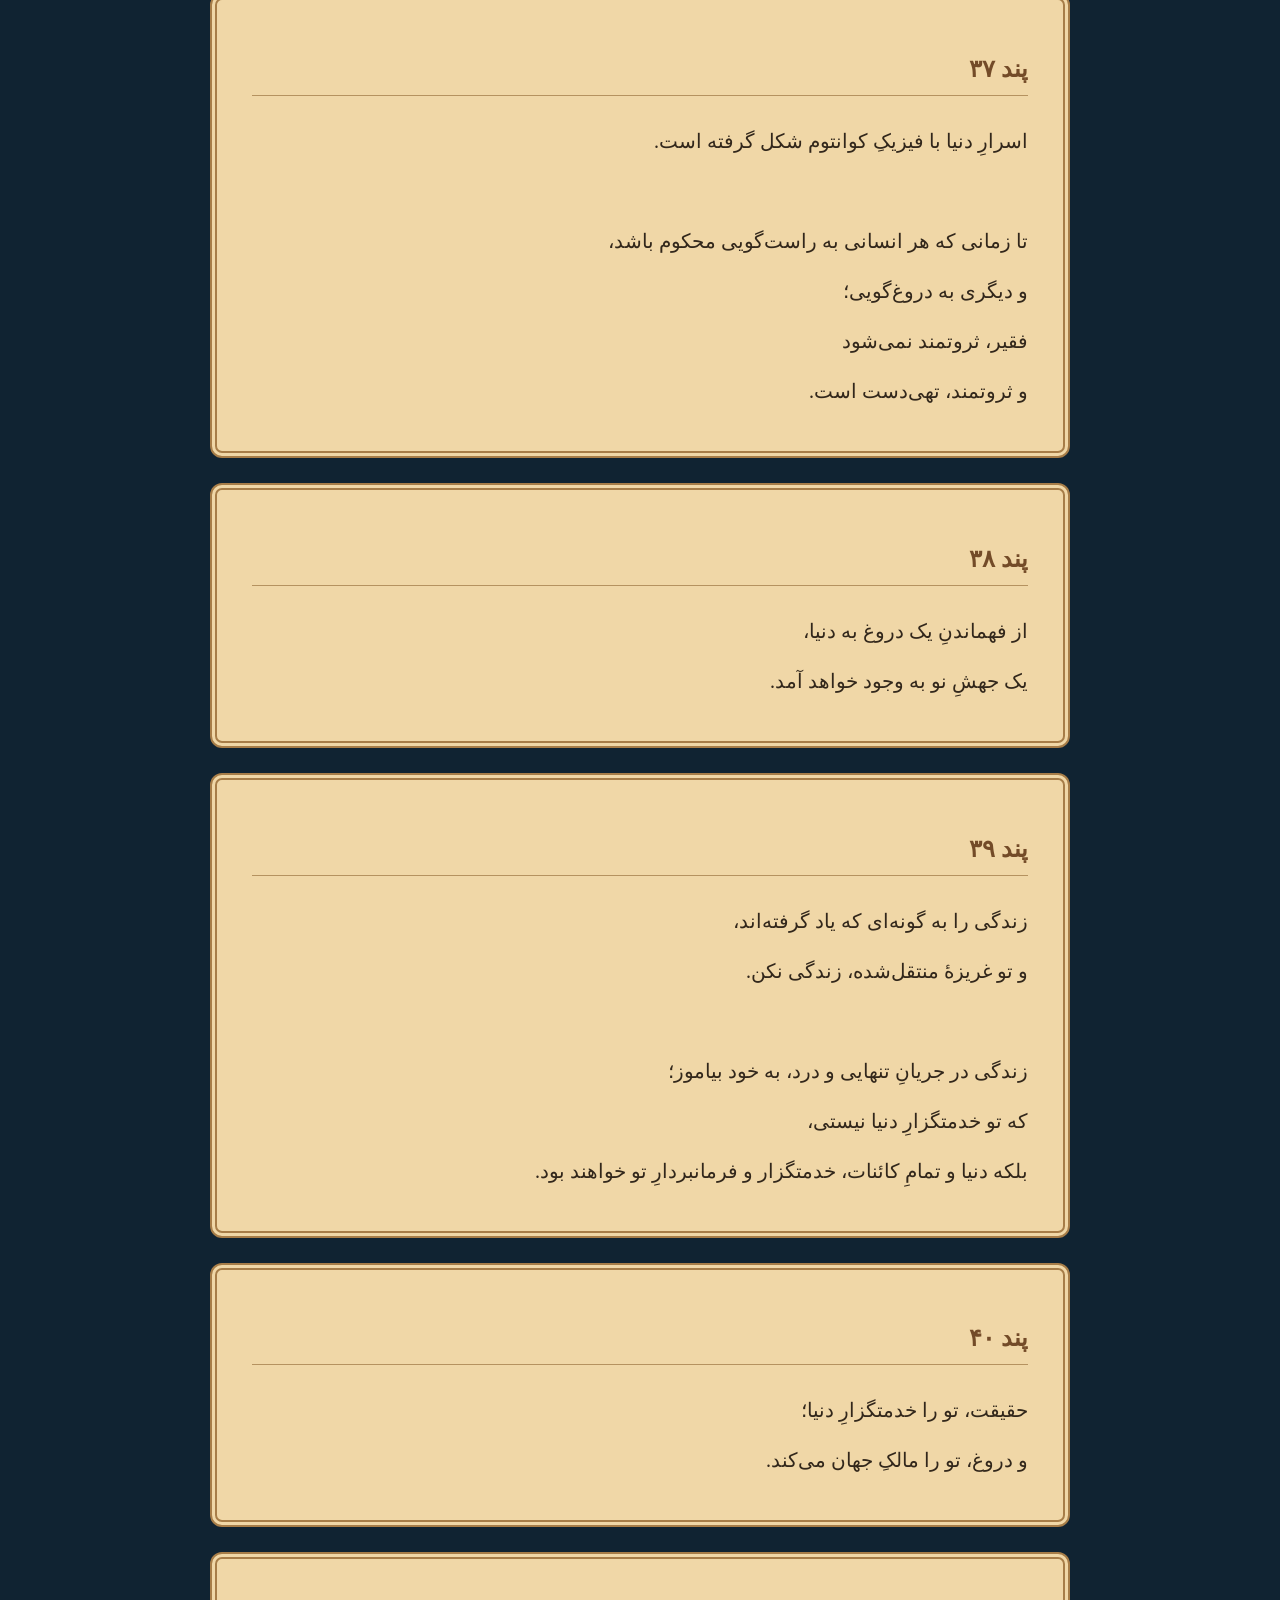
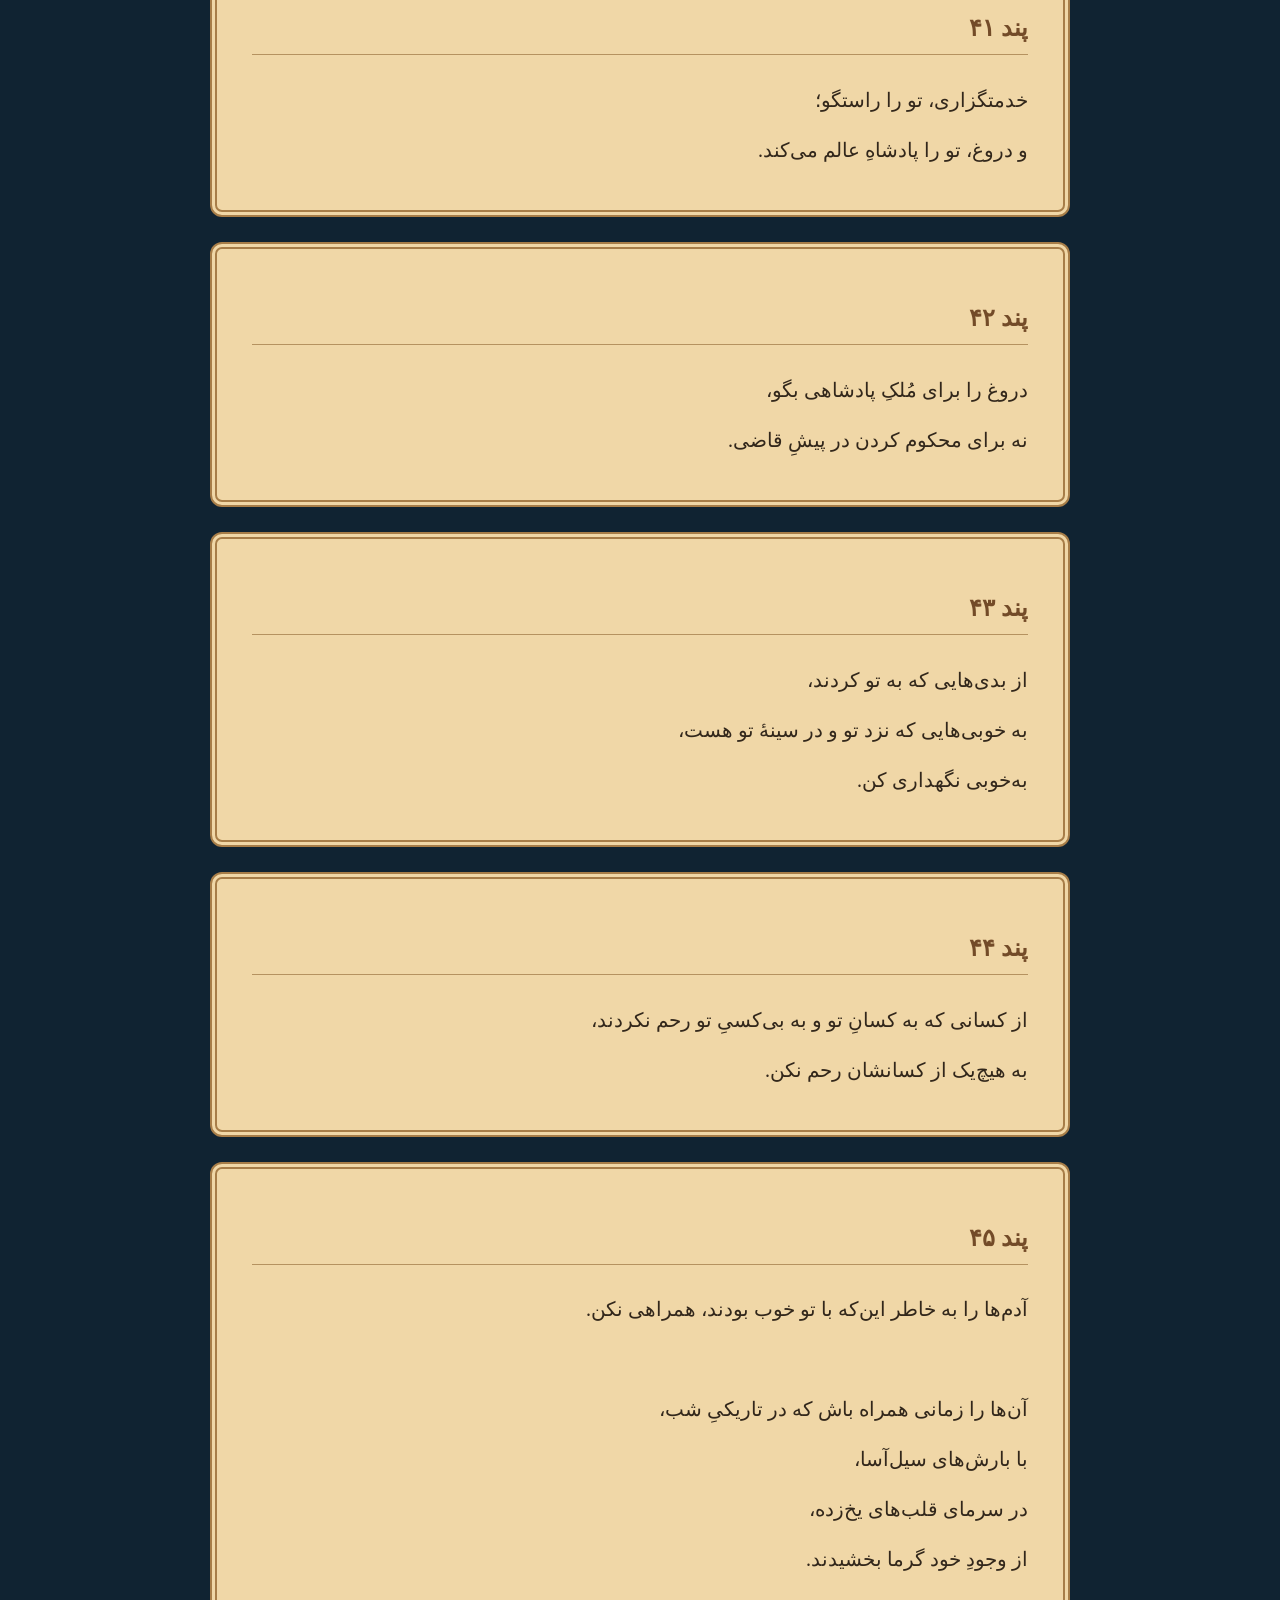
<file: sayings-text.html>
<!doctype html><html lang="fa" dir="rtl"><head><meta charset="utf-8"><meta name="viewport" content="width=device-width,initial-scale=1"><title>خانهٔ پندار و گفتار | ۵۹ پند از اسماعیل فرحمند | ارسانه</title><meta name="description" content="خانهٔ پندار و گفتار ارسانه؛ متن کامل ۵۹ پند و گفتار اسماعیل فرحمند دربارهٔ زندگی، اخلاق، خودشناسی و اندیشه‌های معنوی."><meta name="author" content="اسماعیل فرحمند"><meta name="robots" content="index,follow"><link rel="canonical" href="https://esmaeilfarahmandp-sys.github.io/sayings-text.html"><meta property="og:type" content="article"><meta property="og:title" content="خانهٔ پندار و گفتار | پندارنامهٔ اسماعیل فرحمند ـ ارسانه"><meta property="og:locale" content="fa_IR"><meta property="og:site_name" content="ارسانه"><script type="application/ld+json">{"@context":"https://schema.org","@type":"CollectionPage","name":"خانهٔ پندار و گفتار؛ متن کامل ۵۹ پند اسماعیل فرحمند","url":"https://esmaeilfarahmandp-sys.github.io/sayings-text.html","inLanguage":"fa-IR","isPartOf":{"@id":"https://esmaeilfarahmandp-sys.github.io/#website"},"author":{"@id":"https://esmaeilfarahmandp-sys.github.io/#author"},"description":"پندارنامه و گفتارهای اسماعیل فرحمند در مجموعهٔ ارسانه."}</script><style>body{background:#102332;color:#f5e4c6;font-family:Tahoma,serif;margin:0}main{max-width:860px;margin:auto;padding:clamp(16px,4vw,40px)}h1,h2{color:#f1c586}nav{line-height:2.5}a{color:#f5cb8d}article{background:#f0d7a7;color:#32271b;border:7px double #a77d48;border-radius:12px;padding:clamp(18px,4vw,35px);margin:25px 0;scroll-margin-top:12px}article h2{color:#734b28;border-bottom:1px solid #b59260;padding-bottom:12px}.content{line-height:2.5;font-size:clamp(16px,2vw,20px)}footer{text-align:center;padding:25px}</style><link rel="alternate" type="application/rss+xml" title="تازه‌های ارسانه" href="feed.xml">
<script src="assets/arsaneh-analytics.js" defer></script>
</head><body><main><h1>خانهٔ پندار و گفتار؛ پندارنامهٔ اسماعیل فرحمند</h1><p>خانهٔ پندار و گفتار ارسانه، مجموعهٔ ۵۹ پند و گفتار اسماعیل فرحمند است. متن کامل را در این صفحه بخوانید یا برای مطالعهٔ مصور، <a href="sayings-book.html">کتاب ورق‌زدنی پندارنامه</a> را باز کنید. <a href="index.html">بازگشت به خانهٔ ارسانه</a>.</p><nav aria-label="فهرست پندها"><a href="#pand-1">پند ۱</a> · <a href="#pand-2">پند ۲</a> · <a href="#pand-3">پند ۳</a> · <a href="#pand-4">پند ۴</a> · <a href="#pand-5">پند ۵</a> · <a href="#pand-6">پند ۶</a> · <a href="#pand-7">پند ۷</a> · <a href="#pand-8">پند ۸</a> · <a href="#pand-9">پند ۹</a> · <a href="#pand-10">پند ۱۰</a> · <a href="#pand-11">پند ۱۱</a> · <a href="#pand-12">پند ۱۲</a> · <a href="#pand-13">پند ۱۳</a> · <a href="#pand-14">پند ۱۴</a> · <a href="#pand-15">پند ۱۵</a> · <a href="#pand-16">پند ۱۶</a> · <a href="#pand-17">پند ۱۷</a> · <a href="#pand-18">پند ۱۸</a> · <a href="#pand-19">پند ۱۹</a> · <a href="#pand-20">پند ۲۰</a> · <a href="#pand-21">پند ۲۱</a> · <a href="#pand-22">پند ۲۲</a> · <a href="#pand-23">پند ۲۳</a> · <a href="#pand-24">پند ۲۴</a> · <a href="#pand-25">پند ۲۵</a> · <a href="#pand-26">پند ۲۶</a> · <a href="#pand-27">پند ۲۷</a> · <a href="#pand-28">پند ۲۸</a> · <a href="#pand-29">پند ۲۹</a> · <a href="#pand-30">پند ۳۰</a> · <a href="#pand-31">پند ۳۱</a> · <a href="#pand-32">پند ۳۲</a> · <a href="#pand-33">پند ۳۳</a> · <a href="#pand-34">پند ۳۴</a> · <a href="#pand-35">پند ۳۵</a> · <a href="#pand-36">پند ۳۶</a> · <a href="#pand-37">پند ۳۷</a> · <a href="#pand-38">پند ۳۸</a> · <a href="#pand-39">پند ۳۹</a> · <a href="#pand-40">پند ۴۰</a> · <a href="#pand-41">پند ۴۱</a> · <a href="#pand-42">پند ۴۲</a> · <a href="#pand-43">پند ۴۳</a> · <a href="#pand-44">پند ۴۴</a> · <a href="#pand-45">پند ۴۵</a> · <a href="#pand-46">پند ۴۶</a> · <a href="#pand-47">پند ۴۷</a> · <a href="#pand-48">پند ۴۸</a> · <a href="#pand-49">پند ۴۹</a> · <a href="#pand-50">پند ۵۰</a> · <a href="#pand-51">پند ۵۱</a> · <a href="#pand-52">پند ۵۲</a> · <a href="#pand-53">پند ۵۳</a> · <a href="#pand-54">پند ۵۴</a> · <a href="#pand-55">پند ۵۵</a> · <a href="#pand-56">پند ۵۶</a> · <a href="#pand-57">پند ۵۷</a> · <a href="#pand-58">پند ۵۸</a> · <a href="#pand-59">پند ۵۹</a></nav><article id="pand-1"><h2>پند ۱</h2><div class="content">هیچ‌گاه هنگام خواندن کلام خداوندِ قادر و متعال، کلام آغازین سوره‌ها را کم نکنید و حتماً پیش از تلاوت بخوانید:<br><strong>«أعوذُ باللهِ مِنَ الشَّيطانِ الرَّجيم»</strong></div></article>
<article id="pand-2"><h2>پند ۲</h2><div class="content">هر انسانی توانایی پرورش و تعالی روح خود را خواهد داشت؛ اما این تعالی جز با لطف و عنایت خداوندِ بزرگ و بلندمرتبه، ایمان به او و توسل به کلام الهی حاصل نمی‌شود.<br><br>خداوند کلام خود را بر آخرین پیامبرش، حضرت محمد مصطفی صلی‌الله‌علیه‌وآله، به‌واسطهٔ حضرت جبرئیل، از فرشتگان مقرّب الهی، وحی فرمود.<br><br>قرآن، کلام خداوند و کتابی کامل و جامع برای هدایت، سعادت و روشنایی روح انسان است. انسان با خواندن و تدبر در کلام خدا می‌تواند روح خود را به تعالی برساند و خویشتن را از شرّ شیطانِ رجیم در امان نگاه دارد.<br><br>شیطان همواره با حیله‌ها و سخنان فریبنده در کمین انسان است؛ و اگر انسان در درون خود از ایمان، تقوا و تجلی نور الهی بهره‌مند نباشد، در معرض وسوسه‌های او قرار خواهد گرفت.<br><br>پس ایمان به خداوند، توسل به ائمهٔ اطهار علیهم‌السلام و طلب شفاعت از حضرت محمد صلی‌الله‌علیه‌وآله را از یاد نبرید.<br><br>و هیچ‌گاه هنگام خواندن قرآن، کلام آغازین آن را کم نکنید:<br><strong>«أعوذُ باللهِ مِنَ الشَّيطانِ الرَّجيم»</strong></div></article>
<article id="pand-3"><h2>پند ۳</h2><div class="content">اوست؛ تنها، قادر و متعال.<br><strong>الله، نام اوست.</strong><br><br>از خداوندِ قادر و متعال هر آنچه دارید، طلب کنید.<br><br>ای انسان که به‌حق، خداوند شما را خلق کرده و از روح بزرگ خود در کالبد خاکی شما قرار داده است، تا در حیات زمینی تکامل یافته و پس از مرگ، بهشت را جایگاه ابدی و حیات جاودان برای شما قرار داده است.</div></article>
<article id="pand-4"><h2>پند ۴</h2><div class="content">نماز خواندن را هیچ‌گاه کنار نگذارید.<br><br>خداوند بر هیچ بنده‌ای سخت نگرفته است. خداوند متعال، مهرِ بی‌پایان و بی‌بدیل <strong>(بی‌همتا و بی‌مانند)</strong> است.<br><br>حتی در بستر بیماری نیز نیازی به بلند شدن نیست. اگر ناتوان شده‌ای، نمازت را بخوان؛ که خداوند بی‌نیاز است.<br><br>نماز، قدرتِ روح تو و سدی بزرگ در برابر هجوم افکارِ شیطانِ رجیم است.</div></article>
<article id="pand-5"><h2>پند ۵</h2><div class="content">تنها شفاعت‌کنندهٔ انسان‌ها، حضرت محمد مصطفی صلی‌الله‌علیه‌وآله است؛ که هر بنده‌ای از آن حضرت، طلب مقاومت در برابر شرّ شیطان داشته باشد، آن حضرت قدرت مقابله با شیطان را در روح او افزون خواهد کرد.<br><br>این همه، با لطف و تنها به خواست و قدرت مطلقِ خداوندِ بزرگ و متعال است؛ فرمانروای تمام جهان هستی و پدیدآورندهٔ حیات همهٔ موجودات، از دیده تا ناپیدا.<br><br>اوست که نه زاده شده و نه خواهد زایید.</div></article>
<article id="pand-6"><h2>پند ۶</h2><div class="content">اگر عصبانیت به سراغت آمد، هیچ‌گاه از یاد خداوند غافل مشو.</div></article>
<article id="pand-7"><h2>پند ۷</h2><div class="content">هیچ‌گاه، در هیچ زمان و هیچ مکان، در هیچ لحظه‌ای از زیستن، عصبانی نشو.<br><br><strong>«أعوذُ باللهِ مِنَ الشَّيطانِ الرَّجيم»</strong><br><br>تنها داروی عصبانیتِ یک انسان است.</div></article>
<article id="pand-8"><h2>پند ۸</h2><div class="content">انسان در زادگاه ابدیِ خود، جهان پس از مرگ، جایی برای عبادت نخواهد داشت.</div></article>
<article id="pand-9"><h2>پند ۹</h2><div class="content">در طول حیات زمینی، از هیچ‌کس طلبِ دعای خیر نکن.</div></article>
<article id="pand-10"><h2>پند ۱۰</h2><div class="content">یک مادر و یک پدر؛ تنها دعای این دو به فرزند، میزان باشد.</div></article>
<article id="pand-11"><h2>پند ۱۱</h2><div class="content">حضور انسان در زمین و بودنِ هر فرد در طول زمانِ حیات، برای برانگیختن و به نافذ بودن در تکامل می‌انجامد.</div></article>
<article id="pand-12"><h2>پند ۱۲</h2><div class="content">از مهمان، به‌درستی؛<br>به ماندنش دل، از رفتنش دلگیر مشو.</div></article>
<article id="pand-13"><h2>پند ۱۳</h2><div class="content">راهِ خودشناسی، در حضور بین جوامع فردی خواهد بود.</div></article>
<article id="pand-14"><h2>پند ۱۴</h2><div class="content">بودنِ من و نبودنِ او؛<br>اصلِ رفتن، در جابه‌جاییِ مکان نیست.</div></article>
<article id="pand-15"><h2>پند ۱۵</h2><div class="content">انسان باید به خاطر بیاورد،<br>یا خاطراتِ خود را صدا کند.</div></article>
<article id="pand-16"><h2>پند ۱۶</h2><div class="content">هیچ روحی را اجبارِ سفر نیست؛<br>آن، هیجانِ دیدن و لمسِ لحظه‌هاست.</div></article>
<article id="pand-17"><h2>پند ۱۷</h2><div class="content">اسرارِ ازل آموختن، به دروغ؛<br>تا که تو خوشبخت نشوی.</div></article>
<article id="pand-18"><h2>پند ۱۸</h2><div class="content">تکامل در فرد، از درد؛<br>و درد، ریشه در ناکامی‌ها دارد.</div></article>
<article id="pand-19"><h2>پند ۱۹</h2><div class="content">هر انسانی باید درد را تجربه کند؛<br>این، همان تکامل خواهد بود که تک‌تکِ انسان‌ها برای آن، زندگی در جسمِ خاکی را تجربه می‌کنند.</div></article>
<article id="pand-20"><h2>پند ۲۰</h2><div class="content">ما انسان‌ها می‌دانیم که حقیقت چیست؟<br>و دانسته، حقیقت را فراموش می‌کنیم.</div></article>
<article id="pand-21"><h2>پند ۲۱</h2><div class="content">دنیا، گذرگاهی برای یادگیری و یادآوریِ دانسته‌هاست.</div></article>
<article id="pand-22"><h2>پند ۲۲</h2><div class="content">دنیا، به حقیقت، محلِ تکامل؛<br>و لحظه‌ای برای گذر از خودِ ماست.</div></article>
<article id="pand-23"><h2>پند ۲۳</h2><div class="content">خداوند، خالقِ تمامیتِ مُلکِ هستی؛<br>از پیدا تا ناشناخته‌ها.<br><br>خود، یک؛<br>و هر یک، به یک واحد؛<br>و هر واحد را، در اختیارِ یک، سپرده است.</div></article>
<article id="pand-24"><h2>پند ۲۴</h2><div class="content">بشنو که سخن، به راست گویی؛<br>که نباشم من از خاک.</div></article>
<article id="pand-25"><h2>پند ۲۵</h2><div class="content">انسان، خود به اختیار از خویشتن؛<br>یکی انتظار، و دیگری آگاهی را برای سفر برگزید.</div></article>
<article id="pand-26"><h2>پند ۲۶</h2><div class="content">تنها تحملِ درد،<br>تو را در تنهایی به آگاهی خواهد رساند.</div></article>
<article id="pand-27"><h2>پند ۲۷</h2><div class="content">با عشق، به عشق نگاه کن؛<br>با وضو، نماز به پا کن.</div></article>
<article id="pand-28"><h2>پند ۲۸</h2><div class="content">حقیقت، سرنوشت را به توهم؛<br>و توهم را به حقیقت تبدیل می‌کند.</div></article>
<article id="pand-29"><h2>پند ۲۹</h2><div class="content">بزرگ‌ترین دشمنِ تو ترس است؛<br>پس هیچ‌گاه از ترس فرار مکن.</div></article>
<article id="pand-30"><h2>پند ۳۰</h2><div class="content">در چشمانت خیره شو و نگاه کن؛<br>حقیقت، در توهمِ چشمانِ خودت زنده می‌شود.</div></article>
<article id="pand-31"><h2>پند ۳۱</h2><div class="content">من از خودم و ذاتِ خودم،<br>دوستِ همیشه همراه، کودکِ درونم را دوست دارم.</div></article>
<article id="pand-32"><h2>پند ۳۲</h2><div class="content">درد، با دردِ فراوانم آرزوست؛<br>درد را آغوش دار.</div></article>
<article id="pand-33"><h2>پند ۳۳</h2><div class="content">زندگی را از اول شروع نکن؛<br>از جایی که هستی، برنگرد.<br>اما از نقطهٔ آغاز ادامه بده؛<br>دوباره به همین جایی که هستی خواهی رسید.</div></article>
<article id="pand-34"><h2>پند ۳۴</h2><div class="content">اگر از درد و تنهایی، مسیرِ جاودانگیِ حیات را آگاه شدی،<br>بیاموز؛<br>همان‌طور که در پیِ اسرار، با دلِ خود تا به جنون رنج کشیدی.</div></article>
<article id="pand-35"><h2>پند ۳۵</h2><div class="content">دروغ، عینِ صداقت؛<br>و صداقت، عینِ دروغ است.</div></article>
<article id="pand-36"><h2>پند ۳۶</h2><div class="content">انسان برای درکِ خوشبختی،<br>باید به درکِ بدبختی رسیده باشد.</div></article>
<article id="pand-37"><h2>پند ۳۷</h2><div class="content">اسرارِ دنیا با فیزیکِ کوانتوم شکل گرفته است.<br><br>تا زمانی که هر انسانی به راست‌گویی محکوم باشد،<br>و دیگری به دروغ‌گویی؛<br>فقیر، ثروتمند نمی‌شود<br>و ثروتمند، تهی‌دست است.</div></article>
<article id="pand-38"><h2>پند ۳۸</h2><div class="content">از فهماندنِ یک دروغ به دنیا،<br>یک جهشِ نو به وجود خواهد آمد.</div></article>
<article id="pand-39"><h2>پند ۳۹</h2><div class="content">زندگی را به گونه‌ای که یاد گرفته‌اند،<br>و تو غریزهٔ منتقل‌شده، زندگی نکن.<br><br>زندگی در جریانِ تنهایی و درد، به خود بیاموز؛<br>که تو خدمتگزارِ دنیا نیستی،<br>بلکه دنیا و تمامِ کائنات، خدمتگزار و فرمانبردارِ تو خواهند بود.</div></article>
<article id="pand-40"><h2>پند ۴۰</h2><div class="content">حقیقت، تو را خدمتگزارِ دنیا؛<br>و دروغ، تو را مالکِ جهان می‌کند.</div></article>
<article id="pand-41"><h2>پند ۴۱</h2><div class="content">خدمتگزاری، تو را راستگو؛<br>و دروغ، تو را پادشاهِ عالم می‌کند.</div></article>
<article id="pand-42"><h2>پند ۴۲</h2><div class="content">دروغ را برای مُلکِ پادشاهی بگو،<br>نه برای محکوم کردن در پیشِ قاضی.</div></article>
<article id="pand-43"><h2>پند ۴۳</h2><div class="content">از بدی‌هایی که به تو کردند،<br>به خوبی‌هایی که نزد تو و در سینهٔ تو هست،<br>به‌خوبی نگهداری کن.</div></article>
<article id="pand-44"><h2>پند ۴۴</h2><div class="content">از کسانی که به کسانِ تو و به بی‌کسیِ تو رحم نکردند،<br>به هیچ‌یک از کسانشان رحم نکن.</div></article>
<article id="pand-45"><h2>پند ۴۵</h2><div class="content">آدم‌ها را به خاطر این‌که با تو خوب بودند، همراهی نکن.<br><br>آن‌ها را زمانی همراه باش که در تاریکیِ شب،<br>با بارش‌های سیل‌آسا،<br>در سرمای قلب‌های یخ‌زده،<br>از وجودِ خود گرما بخشیدند.</div></article>
<article id="pand-46"><h2>پند ۴۶</h2><div class="content">کسی را به خاطرِ کسانِ خودت،<br>بی‌کس و یتیم نکن.</div></article>
<article id="pand-47"><h2>پند ۴۷</h2><div class="content">از خودت به یادگار،<br>یادگاری در ذهن‌های مردمان،<br>در هر رنگ و لباسی،<br>به هر آیین و نژادی،<br>ماندگار کن.</div></article>
<article id="pand-48"><h2>پند ۴۸</h2><div class="content">من در تنهاییِ خودم،<br>تنها تو با منی.<br><br>من در تنهاییِ خودم،<br>تنهاییِ تو را زندگی نتوانم کرد.</div></article>
<article id="pand-49"><h2>پند ۴۹</h2><div class="content">ای کسی که من با تو،<br>و تو در توهّمِ حقیقت هستی؛<br>یک بار به من سلام بگو.<br><br>حقیقت، آگاهی از درد؛<br>و درد، در کالبدِ انسان؛<br>و انسان، از روح؛<br>و روح، از خداوند زاده می‌شود.</div></article>
<article id="pand-50"><h2>پند ۵۰</h2><div class="content">ای بندهٔ خدا،<br>من درونِ توام.<br><br>آنچه تو از مقدّراتِ زمینی طلب می‌کنی؟<br>بدان، اگر از من که درونِ توام،<br>و من همان کودکِ درونِ توام،<br>طلب می‌کردی،<br>به لطف و قدرتِ خداوندِ متعال،<br>به تو عطا می‌شد.</div></article>
<article id="pand-51"><h2>پند ۵۱</h2><div class="content">کودکی، از درد آمد.<br>درد را چاره نیست.<br>پروریدش کودکی، در جوانی؛<br>آزادمرد باش.</div></article>
<article id="pand-52"><h2>پند ۵۲</h2><div class="content">مردان را مرد؛<br>نامردان را فرومایه نباش.</div></article>
<article id="pand-53"><h2>پند ۵۳</h2><div class="content">زنان را از عفت در کلام،<br>در نگاه به نگاهت،<br>برون آید.</div></article>
<article id="pand-54"><h2>پند ۵۴</h2><div class="content">خودشیفته را در زبان، حیله؛<br>ذهنِ پریشان و عوام‌فریبان.<br><br>تو از خودشیفتگی، به خود می‌رسی؛<br>و خودشیفته را از خود برون آی،<br>تا به خودشناسی،<br>در خداشناسی رهنمون آید.</div></article>
<article id="pand-55"><h2>پند ۵۵</h2><div class="content">لطف به کسی و کسانی دریغ مدار؛<br>که به لطف، از خدا آید.</div></article>
<article id="pand-56"><h2>پند ۵۶</h2><div class="content">در آینه، به نگاه؛<br>و از نگاه در چشمانِ خود مترس.<br><br>لحظهٔ اوج، از جامهٔ تن و ورود به روح؛<br>همان یک لحظه است.</div></article>
<article id="pand-57"><h2>پند ۵۷</h2><div class="content">زیباترین نگاه،<br>و نگاهِ زیبا،<br>از سخت‌ترین صخره‌ها به‌سختی جدا می‌شوند.</div></article>
<article id="pand-58"><h2>پند ۵۸</h2><div class="content">ذاتِ زیبا را در پیله‌های سخت‌شکاف جست‌وجو کن؛<br>که نطفهٔ زشت، درون است،<br>و چشمِ برون، وصفِ جمالش را واژه‌واژه نتواند گفت.</div></article>
<article id="pand-59"><h2>پند ۵۹</h2><div class="content">زیستن را با خودت، در همین حالی که هستی، زندگی نکن. بکن برنامه‌ای که فردا نیستی را بنویس و به دست کائنات بسپار.<br><br>و هیچ‌گاه آن فردا و فرداها را، اگر نوشتی و رسید و نشد، باید می‌دانستی که رفتار گذشته در پی افکارت رفته است و افکار امروز، فردای تو را می‌نویسد.<br><br>و هیچ‌گاه با رفتاری که از افکار، روان‌آگاه و احساس نبوده بوده، از عقل و ادراکات انسانی نوشته شده، حتماً با توکل و توجه و امید به خالق کارمای حیات به‌درستی رفتار نکرده، بلکه فضیلت‌ها و نعمت‌های بی‌شمار دیگری نیز به تو پاداش می‌دهد.<br><br>این همان خالقی است که منتظر این فهم از بندگانش بوده و به‌راستی او یگانه و بی‌همتاست.</div></article><footer><a href="index.html">خانهٔ ارسانه</a> · <a href="poems-text.html">متن کامل اشعار</a> · <a href="privacy.html">حریم خصوصی</a><p>© اسماعیل فرحمند — حقوق آثار محفوظ است.</p></footer></main></body></html>
</file>
<file: style.css>
@import url('https://fonts.googleapis.com/css2?family=Vazirmatn:wght@400;500;600;700;800&display=swap');

:root {
  --navy: #071321;
  --navy-2: #0d2238;
  --navy-3: #173a5c;
  --gold: #d9b56d;
  --gold-dark: #9b7433;
  --cream: #f4efe3;
  --paper: #fffdf8;
  --ink: #202733;
  --muted: #68717c;
  --line: #e8dfce;
  --shadow: 0 16px 44px rgba(7, 19, 33, .08);
  --radius: 22px;
}

* { box-sizing: border-box; }
html { scroll-behavior: smooth; }
body {
  margin: 0;
  font-family: "Vazirmatn", Tahoma, sans-serif;
  background: var(--cream);
  color: var(--ink);
  line-height: 2;
  text-rendering: optimizeLegibility;
}
a { color: inherit; }
.wrap { width: min(1120px, 90%); margin-inline: auto; }

.skip-link {
  position: fixed;
  top: -100px;
  right: 20px;
  z-index: 100;
  padding: 10px 18px;
  border-radius: 0 0 10px 10px;
  background: var(--gold);
  color: var(--navy);
  font-weight: 800;
  text-decoration: none;
}
.skip-link:focus { top: 0; }

.hero {
  min-height: 90vh;
  position: relative;
  overflow: hidden;
  color: #fff;
  background:
    radial-gradient(circle at 18% 18%, rgba(51, 102, 150, .55) 0, transparent 31%),
    radial-gradient(circle at 82% 78%, rgba(217, 181, 109, .14) 0, transparent 25%),
    linear-gradient(145deg, var(--navy), var(--navy-2));
}
.hero::before,
.hero::after {
  content: "";
  position: absolute;
  border: 1px solid rgba(217, 181, 109, .22);
  border-radius: 50%;
  pointer-events: none;
}
.hero::before { width: 52vw; height: 52vw; left: -22vw; bottom: -32vw; }
.hero::after { width: 34vw; height: 34vw; right: -12vw; top: 17vh; }

.nav {
  min-height: 84px;
  display: flex;
  justify-content: space-between;
  align-items: center;
  gap: 30px;
  position: relative;
  z-index: 2;
  border-bottom: 1px solid rgba(255,255,255,.08);
}
.brand {
  color: var(--gold);
  font-weight: 800;
  font-size: 1.12rem;
  text-decoration: none;
  white-space: nowrap;
}
.links { display: flex; gap: 24px; flex-wrap: wrap; }
.links a {
  color: #fff;
  text-decoration: none;
  opacity: .84;
  transition: opacity .2s ease, color .2s ease;
}
.links a:hover,
.links a:focus-visible { opacity: 1; color: var(--gold); }

.hero-content {
  padding: 13vh 0 15vh;
  position: relative;
  z-index: 2;
}
.eyebrow {
  margin: 0;
  color: var(--gold);
  font-weight: 700;
  letter-spacing: .06em;
}
.hero h1 {
  max-width: 900px;
  margin: .08em 0 0;
  color: var(--gold);
  font-size: clamp(3rem, 8vw, 7rem);
  line-height: 1.15;
  text-shadow: 0 10px 28px rgba(0,0,0,.22);
}
.hero h2 {
  margin: .45em 0 0;
  font-size: clamp(1.25rem, 3vw, 2.15rem);
  font-weight: 400;
  color: rgba(255,255,255,.92);
}
.author { margin-top: 10px; font-size: 1.12rem; color: rgba(255,255,255,.75); }
.hero blockquote {
  max-width: 620px;
  margin: 42px 0 34px;
  padding: 4px 22px 4px 0;
  border-right: 3px solid var(--gold);
  font-size: clamp(1.1rem, 2vw, 1.4rem);
  color: rgba(255,255,255,.9);
}
.hero-actions { display: flex; gap: 14px; flex-wrap: wrap; }
.button {
  display: inline-flex;
  align-items: center;
  justify-content: center;
  min-height: 48px;
  padding: 10px 26px;
  border: 1px solid var(--gold);
  border-radius: 999px;
  background: var(--gold);
  color: var(--navy);
  font-weight: 800;
  text-decoration: none;
  transition: transform .2s ease, box-shadow .2s ease, background .2s ease;
}
.button:hover { transform: translateY(-2px); box-shadow: 0 12px 30px rgba(0,0,0,.2); }
.button-ghost { background: transparent; color: var(--gold); }
.button-ghost:hover { background: rgba(217,181,109,.1); }

.section { padding: 96px 0; scroll-margin-top: 24px; }
.alt { background: var(--paper); }
.section-head span {
  color: var(--gold-dark);
  font-weight: 700;
  letter-spacing: .04em;
}
.section-head h2 {
  margin: .08em 0 .75em;
  color: var(--navy);
  font-size: clamp(2rem, 4vw, 2.75rem);
  line-height: 1.4;
}
.lead { max-width: 820px; font-size: 1.12rem; color: var(--muted); }

.cards {
  display: grid;
  grid-template-columns: repeat(3, minmax(0, 1fr));
  gap: 22px;
  margin-top: 38px;
}
.card,
.poem,
.sayings blockquote,
.quote {
  border: 1px solid var(--line);
  border-radius: var(--radius);
  background: #fff;
  box-shadow: var(--shadow);
}
.card { position: relative; padding: 30px; overflow: hidden; }
.card::after {
  content: "";
  position: absolute;
  width: 100px;
  height: 100px;
  left: -50px;
  bottom: -50px;
  border-radius: 50%;
  background: rgba(217,181,109,.12);
}
.card-number { color: var(--gold); font-weight: 800; font-size: .95rem; }
.card h3,
.poem h3 { margin: .35em 0 .55em; color: var(--gold-dark); font-size: 1.35rem; }
.card p { margin: 0; color: var(--muted); }

.poem-grid { display: grid; grid-template-columns: repeat(2, minmax(0, 1fr)); gap: 22px; }
.poem { padding: 30px; }
.poem p { margin: 0; white-space: normal; }
.world { border-color: var(--gold); background: #fffaf0; }

.sayings { display: grid; gap: 18px; }
.sayings blockquote {
  margin: 0;
  padding: 24px 30px;
  border-right: 4px solid var(--gold);
  font-size: 1.08rem;
}

.about {
  display: grid;
  grid-template-columns: 1.45fr 1fr;
  gap: 44px;
  align-items: start;
}
.about p { color: var(--muted); }
.quote {
  margin: 0;
  padding: 32px;
  border-color: transparent;
  background: linear-gradient(145deg, var(--navy), var(--navy-2));
  color: #fff;
  font-size: 1.18rem;
}

footer { padding: 30px 0; background: var(--navy); color: #d8dee7; }
.footer-content { display: flex; justify-content: space-between; align-items: center; gap: 20px; flex-wrap: wrap; }
.footer-content strong { color: var(--gold); }
.footer-content span { color: rgba(255,255,255,.62); }

:focus-visible { outline: 3px solid var(--gold); outline-offset: 4px; }

@media (max-width: 820px) {
  .nav { min-height: auto; padding: 20px 0; align-items: flex-start; flex-direction: column; gap: 12px; }
  .links { gap: 10px 18px; font-size: .9rem; }
  .hero { min-height: 82vh; }
  .hero-content { padding: 10vh 0 12vh; }
  .section { padding: 68px 0; }
  .cards,
  .poem-grid,
  .about { grid-template-columns: 1fr; }
}

@media (max-width: 480px) {
  .wrap { width: min(92%, 1120px); }
  .hero h1 { font-size: 2.85rem; }
  .links { line-height: 1.6; }
  .card,
  .poem,
  .sayings blockquote,
  .quote { padding: 23px; border-radius: 18px; }
  .footer-content { justify-content: center; text-align: center; }
}

@media (prefers-reduced-motion: reduce) {
  html { scroll-behavior: auto; }
  *, *::before, *::after { transition: none !important; }
}
</file>
